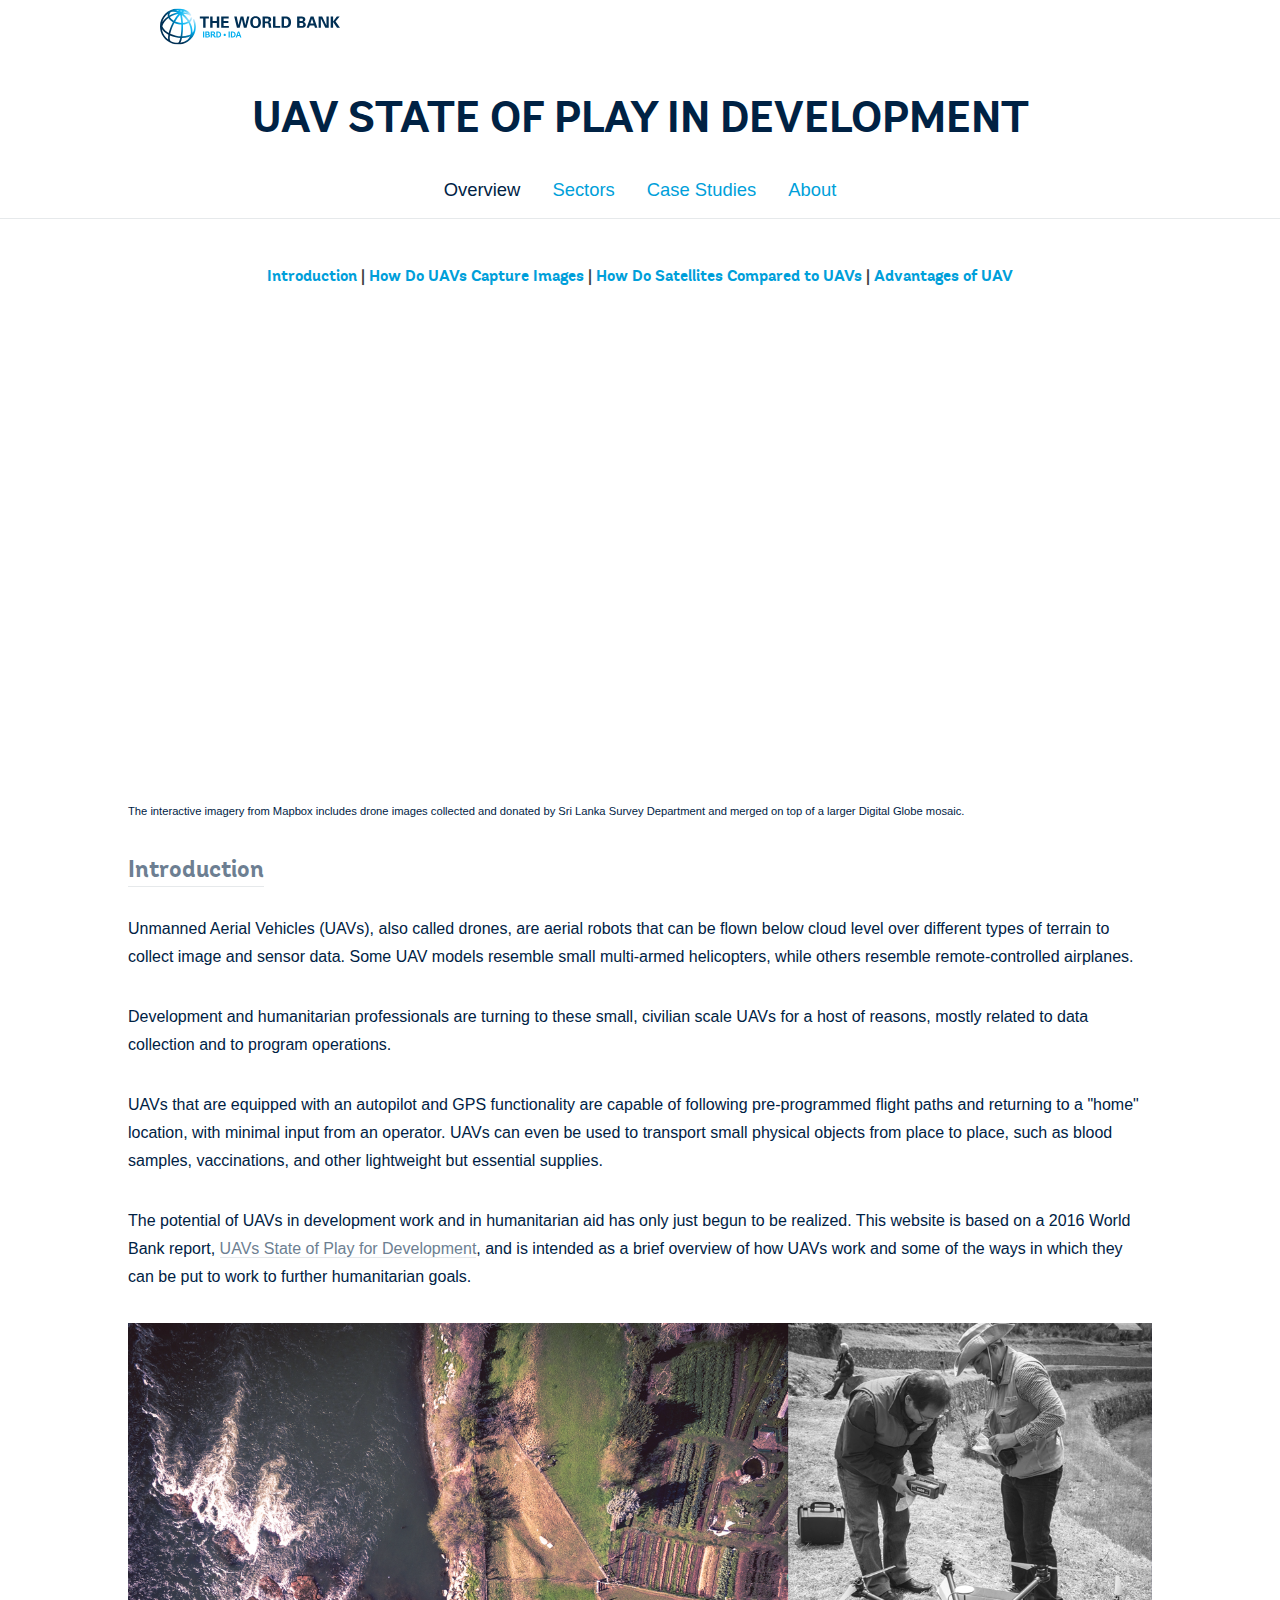
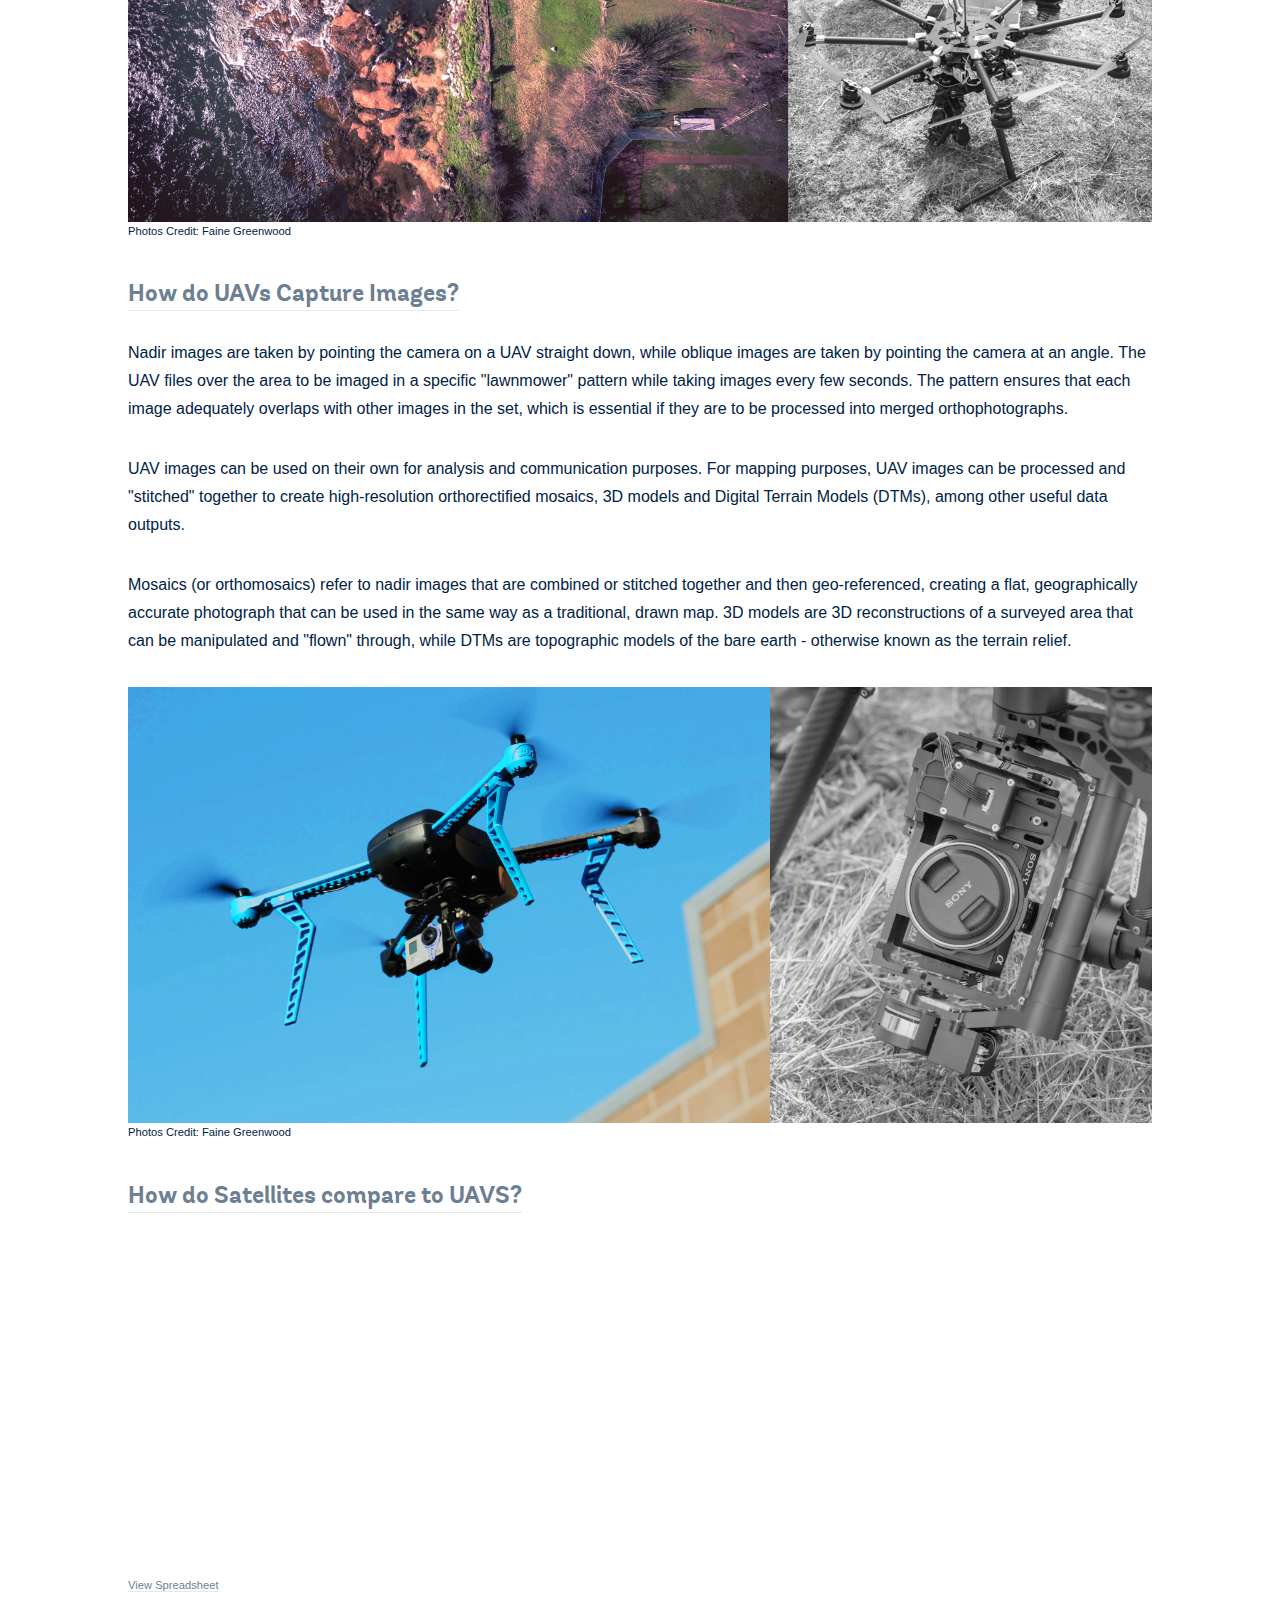
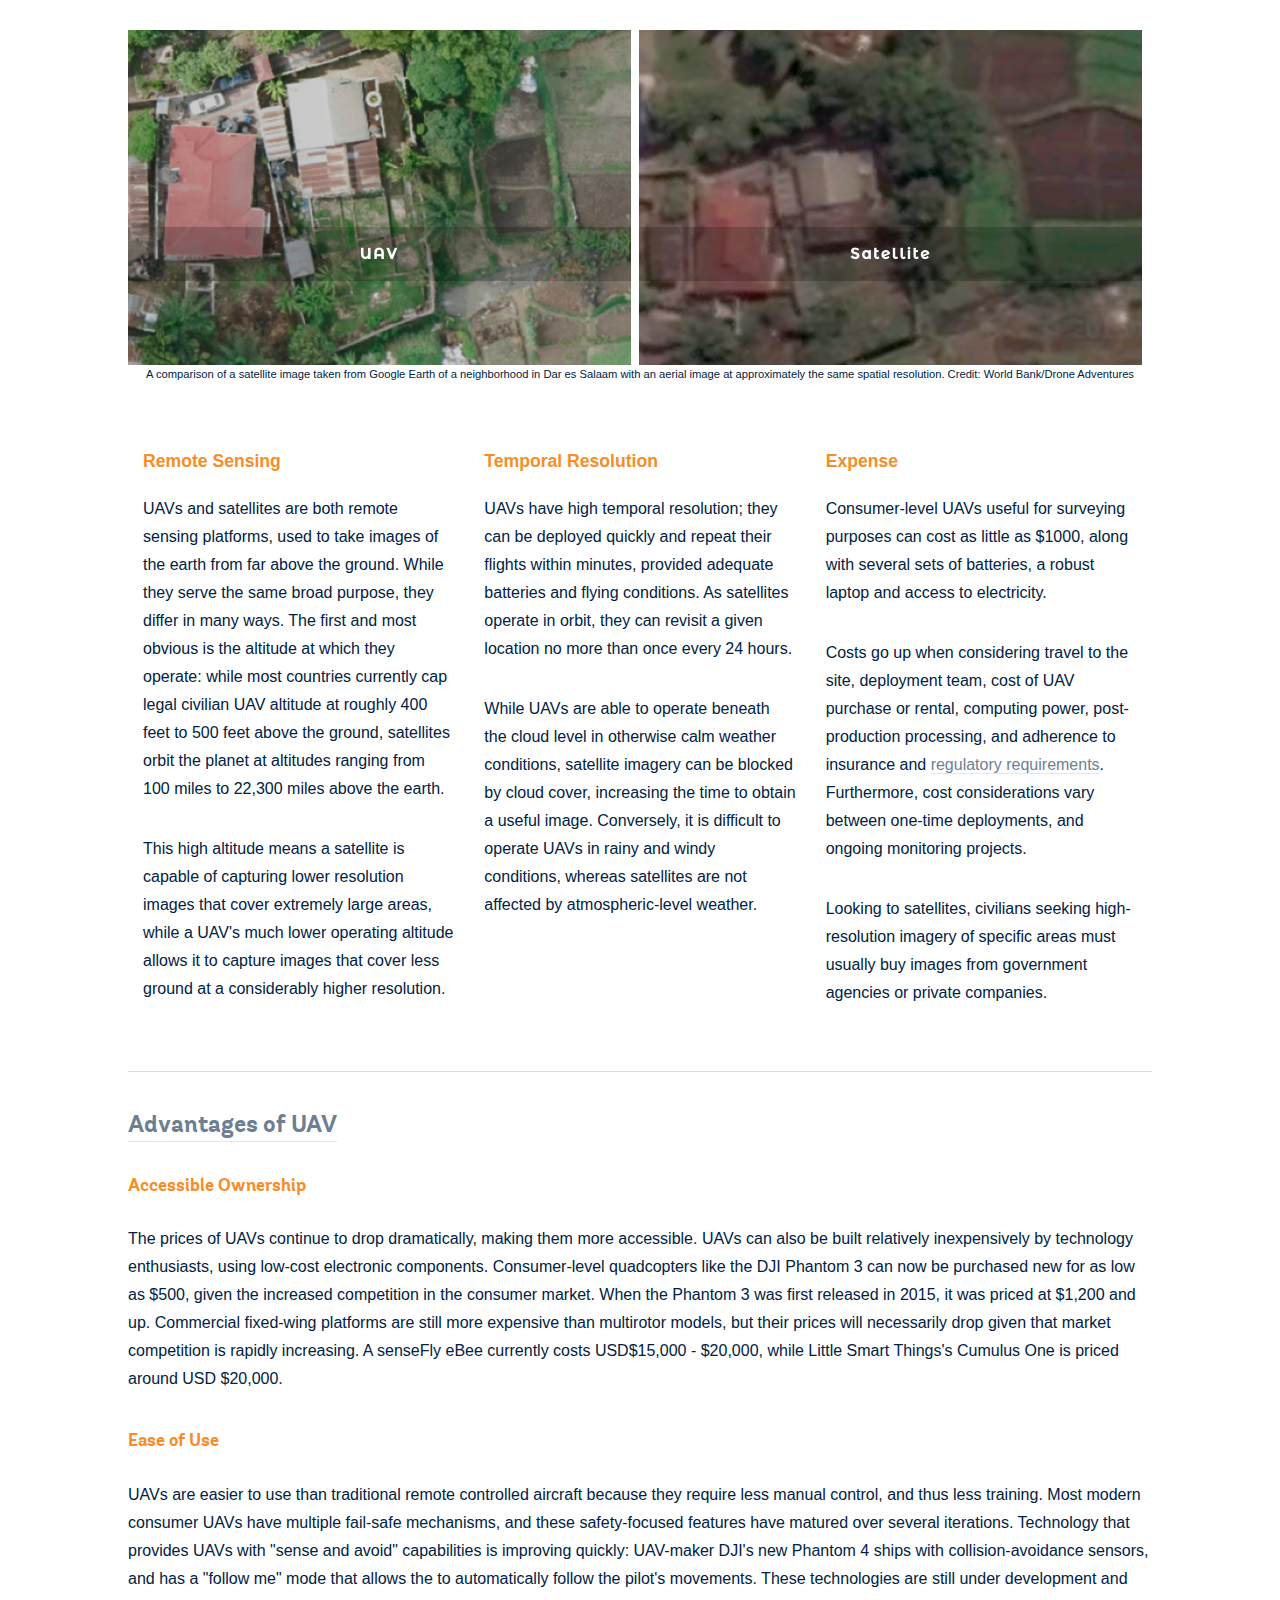
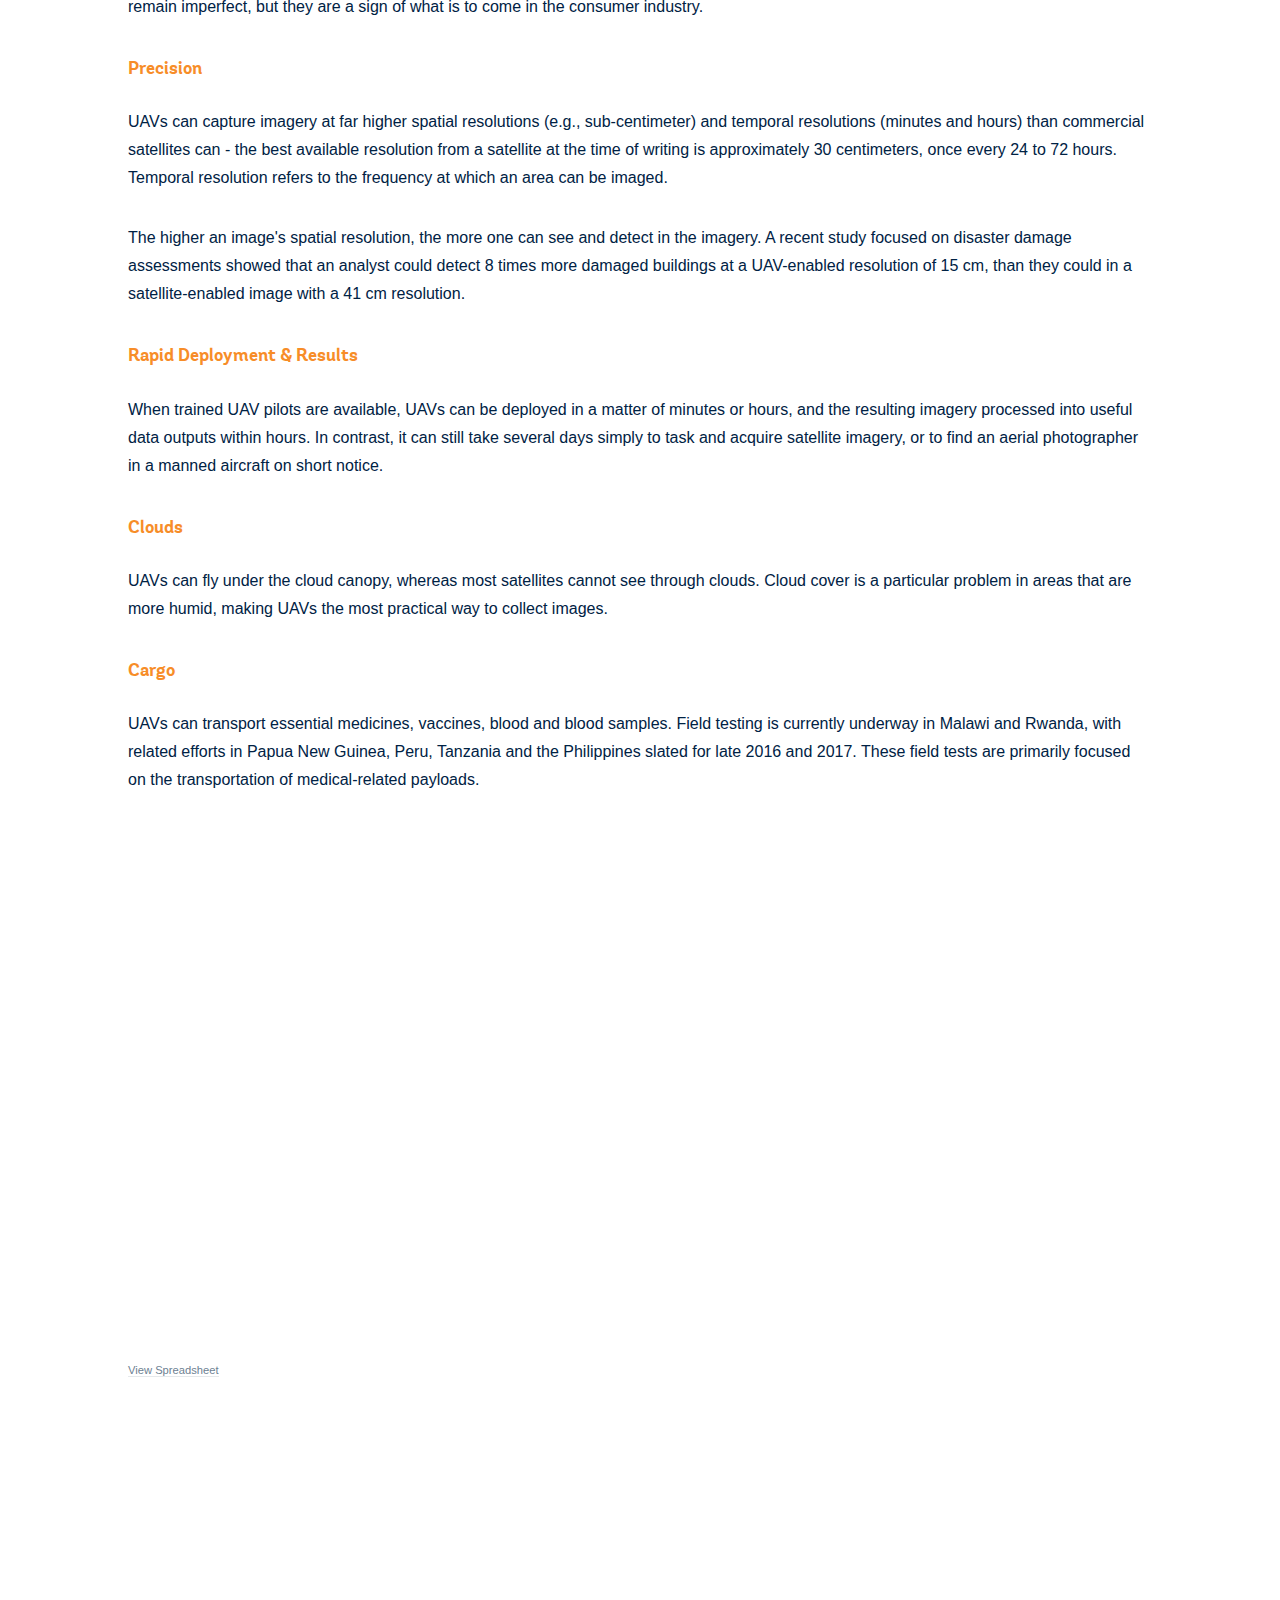
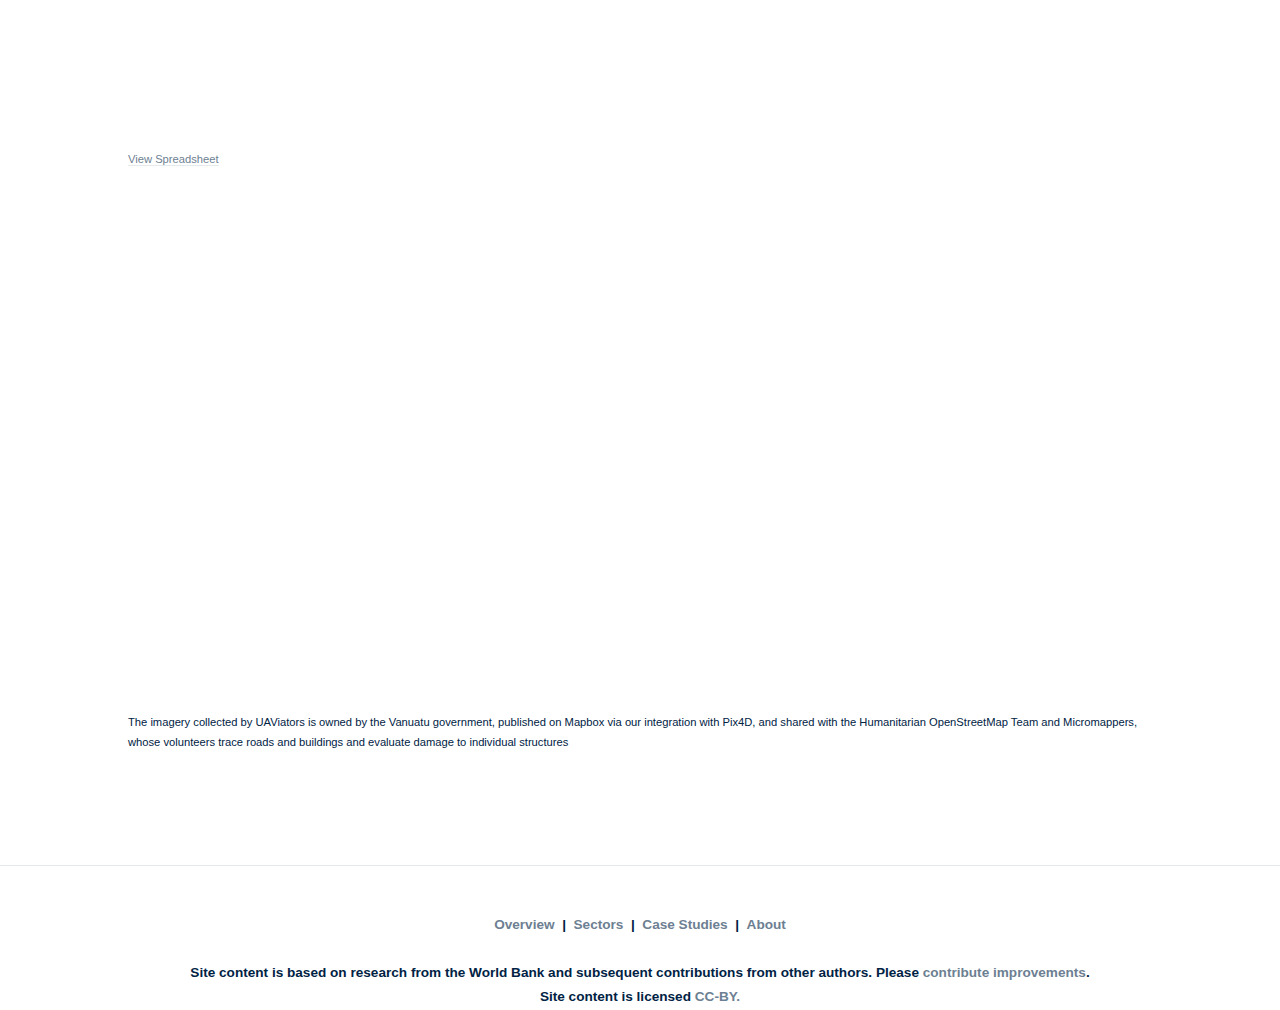
<file: index.html>
<!DOCTYPE html>
<html>
<head>
	<title>UAV STATE OF Play in Development - Overview</title>
	<meta http-equiv="Content-Type" content="text/html; charset=utf-8"/>
	<meta name="viewport" content="width=device-width, initial-scale=1.0">

	<link rel="stylesheet" type="text/css" href="css/global.css" />
	<link rel="stylesheet" type="text/css" href="css/style.css" />

	<link href="https://fonts.googleapis.com/css?family=Roboto:300,300i,400,400i,500,500i,700,700i,900,900i" rel="stylesheet">

	<meta http-equiv="Content-Security-Policy" content="
	default-src 'self';
    font-src 'self' https://fonts.gstatic.com;
    frame-src 'self' https://a.tiles.mapbox.com https://docs.google.com/ https://www.mapbox.com;
    img-src 'self';
    script-src 'self'  https://ajax.googleapis.com 'unsafe-inline' ;
    style-src 'self' https://fonts.googleapis.com/ 'unsafe-inline' ;
    ">

    <meta http-equiv="Access-Control-Allow-Origin" content="http://uav-development.github.io">
    <meta http-equiv="X-XSS-Protection"  content="1;mode=block" always>
    <meta http-equiv="X-Content-Type-Options" content="'nosniff' always">

    <meta http-equiv="Cache-Control" content="no-cache, no-store, must-revalidate" />
	<meta http-equiv="Pragma" content="no-cache" />
	<meta http-equiv="Expires" content="0" />


	<meta name="referrer" content="no-referrer" />
	<meta http-equiv="X-Frame-Options" content="deny">


</head>

<script>
if (self == top) {
  var theBody = document.getElementsByTagName('body')[0];
  theBody.style.display = "block";
} else {
  top.location = self.location;
}
</script>

<body class="no-header-page wsite-page-index wsite-theme-light full-width-on">
	<div class="body-wrap">

		<!-- Start World Bank header -->
		<div id="hf_header_wrapper">
		    <div class="_header_container">
		        <ul class="_branding">
		            <li class="_logo"><a href="http://www.worldbank.org"><img title="The World Bank Working for a World Free of Poverty" alt="The World Bank Working for a World Free of Poverty" src="images/logo-wb-header-en.svg" style="width:182px;"></a></li>
		        </ul>
		    </div>
		</div>
		<!-- End World Bank header -->


		<div class="wrapper">

			<div id="header-wrap"> 

				<label for="nav-trigger" class="nav-trigger hamburger">
					<span class="open-btn">
						<span class="mobile"></span>
						<span class="mobile"></span>
						<span class="mobile"></span>
					</span>
				</label>


				<div id="logo">
					<span class="wsite-logo">
						<span id="wsite-title" class="title">UAV State OF Play in Development</span>
					</span>
				</div>
				<div id="nav">
					<div class="container">
						<ul class="wsite-menu-default">
							<li id="active" class="wsite-menu-item-wrap">
								<a href="index.html" class="wsite-menu-item">Overview</a>
							</li>
							<li class="wsite-menu-item-wrap">
								<a href="sectors.html" class="wsite-menu-item">Sectors</a>
							</li>
							<li class="wsite-menu-item-wrap">
								<a href="case-studies.html" class="wsite-menu-item">Case Studies</a>
							</li>
							<li class="wsite-menu-item-wrap">
								<a href="about.html" class="wsite-menu-item">About</a>
							</li>
						</ul>
					</div>
				</div>
			</div><!-- end header-wrap -->

			<div id="main-wrap">
				<div class="container">
					<div class='wsite-elements wsite-not-footer'>

						<h2 class="text-center fast-nav">
							<a href="#intro">Introduction</a> | <a href="#imagecapture">How Do UAVs Capture Images</a> | <a href="#comparison">How Do Satellites Compared to UAVs</a> | <a href="#advantages">Advantages of UAV</a>
						</h2>

						<p class="caption">

						<div id="frame-1">

						</div>
						
						<iframe src="https://a.tiles.mapbox.com/v4/mapbox.satellite,dnomadb.uav-sri-lanka.html?scroll_wheel_zoom=false&access_token=pk.eyJ1IjoiYnJ1bm9zYW4iLCJhIjoiY2owbnZhdzIzMDBnYzMzbjFxaXRza3B0OSJ9.EJJeztwCzDHKqi6YO2pbcw#21/7.086809470715906/79.97805757282117" width="100%" height="500 px" sandbox = "allow-same-origin allow-scripts"></iframe>
						

						<div style="display:block;font-size:70%">The interactive imagery from Mapbox includes drone images collected and donated by Sri Lanka Survey Department and merged on top of a larger Digital Globe mosaic.</div>

						</p>

						<div class="paragraph">
							<h3><a name="intro">Introduction</a></h3>
							<p>Unmanned Aerial Vehicles (UAVs), also called drones, are aerial robots that can be flown below cloud level over different types of terrain to collect image and sensor data. Some UAV models resemble small multi-armed helicopters, while others resemble remote-controlled airplanes.</p>
							<p>Development and humanitarian professionals are turning to these small, civilian scale UAVs for a host of reasons, mostly related to data collection and to program operations.</p>
							<p>UAVs that are equipped with an autopilot and GPS functionality are capable of following pre-programmed flight paths and returning to a "home" location, with minimal input from an operator. UAVs can even be used to transport small physical objects from place to place, such as blood samples, vaccinations, and other lightweight but essential supplies.</p>
							<p>The potential of UAVs in development work and in humanitarian aid has only just begun to be realized. This website is based on a 2016 World Bank report, <a target="_blank" href="https://www.scribd.com/document/320974919/UAV-State-of-Play-for-Development">UAVs State of Play for Developmen</a><a target="_blank" href="http://issuu.com/brightfrontgroup/docs/world_bank-uav_state_of_play_for_de?e=25773703/37490770">t</a>, and is intended as a brief overview of how UAVs work and some of the ways in which they can be put to work to further humanitarian goals.</p>
							<p class="caption"><img class="image-res" src="images/ready-drone.png" alt="Ready drone">
							<div style="display:block;font-size:70%">Photos Credit: Faine Greenwood</div></p></p></p>
						</div>

						<div class="paragraph">
							<h3><a name="imagecapture">How do UAVs Capture Images?</a></h3>
							<p>Nadir images are taken by pointing the camera on a UAV straight down, while oblique images are taken by pointing the camera at an angle. The UAV files over the area to be imaged in a specific "lawnmower" pattern while taking images every few seconds. The pattern ensures that each image adequately overlaps with other images in the set, which is essential if they are to be processed into merged orthophotographs.</p>
							<p>UAV images can be used on their own for analysis and communication purposes. For mapping purposes, UAV images can be processed and "stitched" together to create high-resolution orthorectified mosaics, 3D models and Digital Terrain Models (DTMs), among other useful data outputs.</p>
							<p>Mosaics (or orthomosaics) refer to nadir images that are combined or stitched together and then geo-referenced, creating a flat, geographically accurate photograph that can be used in the same way as a traditional, drawn map. 3D models are 3D reconstructions of a surveyed area that can be manipulated and "flown" through, while DTMs are topographic models of the bare earth - otherwise known as the terrain relief.</p>
							<p class="caption"><img class="image-res" src="images/camera-drone.png" alt="Camera drone">
							<div style="display:block;font-size:70%">Photos Credit: Faine Greenwood</div></p>
						</div>


						<div class="paragraph">
							<h3><a name="comparison">How do Satellites compare to UAVS?</a></h3>

							<iframe  src="https://docs.google.com/spreadsheets/d/1n22VBZ4-tz0HzeSWyjiMqAZEb886pGeCKNzomKgQMQ4/pubhtml?gid=0&amp;single=true&amp;widget=true&amp;headers=false" width="100%" height="320" sandbox = "allow-same-origin allow-scripts"></iframe>

							<p><a class="note-link" href="https://docs.google.com/spreadsheets/d/1n22VBZ4-tz0HzeSWyjiMqAZEb886pGeCKNzomKgQMQ4/edit?usp=sharing" target="_blank">View Spreadsheet</a></p>

							<img class="image-res" src="images/uav-sat.png" alt="Uav sat">

							<p class="image-note">A comparison of a satellite image taken from Google Earth of a neighborhood in Dar es Salaam with an aerial image at approximately the same spatial resolution. Credit: World Bank/Drone Adventures</p>

							<div class="multicol-wrapper">
								<div class="wsite-multicol">
									<div class="wsite-multicol-table-wrap">
										<table class="wsite-multicol-table">
											<tbody class="wsite-multicol-tbody">
												<tr class="wsite-multicol-tr">
													<td class="wsite-multicol-col multicol-col">
														<h2 class="wsite-content-title">Remote Sensing</h2>
														<div class="paragraph">
															<p>UAVs and satellites are both remote sensing platforms, used to take images of the earth from far above the ground. While they serve the same broad purpose, they differ in many ways. The first and most obvious is the altitude at which they operate: while most countries currently cap legal civilian UAV altitude at roughly 400 feet to 500 feet above the ground, satellites orbit the planet at altitudes ranging from 100 miles to 22,300 miles above the earth.</p>
															<p>This high altitude means a satellite is capable of capturing lower resolution images that cover extremely large areas, while a UAV's much lower operating altitude allows it to capture images that cover less ground at a considerably higher resolution.</p>
														</div>
													</td>

													<td class="wsite-multicol-col multicol-col">
														<h2 class="wsite-content-title">Temporal Resolution<br /></h2>
														<div class="paragraph">
															<p>UAVs have high temporal resolution; they can be deployed quickly and repeat their flights within minutes, provided adequate batteries and flying conditions. As satellites operate in orbit, they can revisit a given location no more than once every 24 hours.</p>
															<p>While UAVs are able to operate beneath the cloud level in otherwise calm weather conditions, satellite imagery can be blocked by cloud cover, increasing the time to obtain a useful image. Conversely, it is difficult to operate UAVs in rainy and windy conditions, whereas satellites are not affected by atmospheric-level weather.</p>
														</div>
													</td>

													<td class="wsite-multicol-col multicol-col">
														<h2 class="wsite-content-title">Expense</h2>

														<div class="paragraph">
															<p>Consumer-level UAVs useful for surveying purposes can cost as little as $1000, along with several sets of batteries, a robust laptop and access to electricity.</p>
 
															<p>Costs go up when considering travel to the site, deployment team, cost of UAV purchase or rental, computing power, post-production processing, and adherence to insurance and <a target="_blank" href="http://droneregulations.info">regulatory requirements</a>. Furthermore, cost considerations vary between one-time deployments, and ongoing monitoring projects.</p>
  
															<p>Looking to satellites, civilians seeking high-resolution imagery of specific areas must usually buy images from government agencies or private companies.</p>
														</div>
													</td>
												</tr>
											</tbody>
										</table>
									</div>
								</div>
							</div>

							<p><hr class="styled-hr"></hr></p>

							<div class="paragraph">
								<h3><a name="advantages">Advantages of UAV</a></h3>
								<h4>Accessible Ownership</h4>

								<p>The prices of UAVs continue to drop dramatically, making them more accessible. UAVs can also be built relatively inexpensively by technology enthusiasts, using low-cost electronic components. Consumer-level quadcopters like the DJI Phantom 3 can now be purchased new for as low as $500, given the increased competition in the consumer market. When the Phantom 3 was first released in 2015, it was priced at $1,200 and up. Commercial fixed-wing platforms are still more expensive than multirotor models, but their prices will necessarily drop given that market competition is rapidly increasing. A senseFly eBee currently costs USD$15,000 - $20,000, while Little Smart Things's Cumulus One is priced around USD $20,000.</p>

								<h4>Ease of Use</h4>

								<p>UAVs are easier to use than traditional remote controlled aircraft because they require less manual control, and thus less training. Most modern consumer UAVs have multiple fail-safe mechanisms, and these safety-focused features have matured over several iterations. Technology that provides UAVs with "sense and avoid" capabilities is improving quickly: UAV-maker DJI's new Phantom 4 ships with collision-avoidance sensors, and has a "follow me" mode that allows the to automatically follow the pilot's movements. These technologies are still under development and remain imperfect, but they are a sign of what is to come in the consumer industry.</p>

								<h4>Precision</h4>

								<p>UAVs can capture imagery at far higher spatial resolutions (e.g., sub-centimeter) and temporal resolutions (minutes and hours) than commercial satellites can - the best available resolution from a satellite at the time of writing is approximately 30 centimeters, once every 24 to 72 hours. Temporal resolution refers to the frequency at which an area can be imaged.</p>

								<p>The higher an image's spatial resolution, the more one can see and detect in the imagery. A recent study focused on disaster damage assessments showed that an analyst could detect 8 times more damaged buildings at a UAV-enabled resolution of 15 cm, than they could in a satellite-enabled image with a 41 cm resolution.</p>

								<h4>Rapid Deployment &amp; Results</h4>

								<p>When trained UAV pilots are available, UAVs can be deployed in a matter of minutes or hours, and the resulting imagery processed into useful data outputs within hours. In contrast, it can still take several days simply to task and acquire satellite imagery, or to find an aerial photographer in a manned aircraft on short notice.</p>

								<h4>Clouds</h4>

								<p>UAVs can fly under the cloud canopy, whereas most satellites cannot see through clouds. Cloud cover is a particular problem in areas that are more humid, making UAVs the most practical way to collect images.</p>

								<h4>Cargo</h4>

								<p>UAVs can transport essential medicines, vaccines, blood and blood samples. Field testing is currently underway in Malawi and Rwanda, with related efforts in Papua New Guinea, Peru, Tanzania and the Philippines slated for late 2016 and 2017. These field tests are primarily focused on the transportation of medical-related payloads.</p>

								<iframe src="https://docs.google.com/spreadsheets/d/1oXqHaTT22ajGKOFrf3YZMV6l6zKJO0YrMIaHslNylB4/pubhtml?gid=0&amp;single=true&amp;widget=true&amp;headers=false" width="70%" height="520" sandbox = "allow-same-origin allow-scripts"></iframe>

								<p><a class="note-link" href="https://docs.google.com/spreadsheets/d/1oXqHaTT22ajGKOFrf3YZMV6l6zKJO0YrMIaHslNylB4/edit?usp=sharing" target="_blank">View Spreadsheet</a></p>

								<iframe src="https://docs.google.com/spreadsheets/d/1zKOg5MKemN4skVzrhtPmEQvLOlN5kNhTpq7EUXAUtQg/pubhtml?widget=true&amp;headers=false" width="80%" height="320" sandbox = "allow-same-origin allow-scripts"></iframe>

								<p><a class="note-link" href="https://docs.google.com/spreadsheets/d/1zKOg5MKemN4skVzrhtPmEQvLOlN5kNhTpq7EUXAUtQg/edit?usp=sharing" target="_blank">View Spreadsheet</a></p>
							</div>

							<p class="caption"><iframe src="https://www.mapbox.com/bites/00124/?embed=true#19/-17.77455/168.31647" width=100%" height="500px" sandbox = "allow-same-origin allow-scripts"></iframe>
							<div style="display:block;font-size:70%" sandbox = "allow-same-origin allow-scripts">The imagery collected by UAViators is owned by the Vanuatu government, published on Mapbox via our integration with Pix4D, and shared with the Humanitarian OpenStreetMap Team and Micromappers, whose volunteers trace roads and buildings and evaluate damage to individual structures</div></p>

						</div>
					</div>

				</div><!-- end container -->

			</div><!-- end main-wrap -->



			<div id="footer-wrap">
				<div class="container">
					<p class="text-center">
						<br/><br/>
						<strong><a href="index.html">Overview</a>&nbsp;&nbsp;|&nbsp;&nbsp;<a href="sectors.html">Sectors</a>&nbsp;&nbsp;|&nbsp;&nbsp;<a href="case-studies.html">Case Studies</a>&nbsp;&nbsp;|&nbsp;&nbsp;<a href="about.html">About</a><strong/>
						<br/><br/>
						Site content is based on research from the World Bank and subsequent contributions from other authors. Please <a href="https://github.com/Uav-development/uav-development.github.io" target="_blank">contribute improvements</a>.<br/>Site content is licensed <a href="https://creativecommons.org/licenses/by/4.0/" target="_blank">CC-BY.</a>
					</p>
				</div>
			</div>

		</div><!--/.wrapper-->
		
		
		<div class="mobile-wrap">
			<div id="navmobile" class="nav">
				<div class="wsite-mobile-menu">
					<div class="wsite-animation-wrap">
						<ul class="wsite-menu-default wsite-menu-slide">
							<li id="active" class="wsite-menu-item-wrap">
								<a href="index.html" class="wsite-menu-item">Overview</a>
							</li>
							<li class="wsite-menu-item-wrap">
								<a href="sectors.html" class="wsite-menu-item">Sectors</a>
							</li>
							<li class="wsite-menu-item-wrap">
								<a href="case-studies.html" class="wsite-menu-item">Case Studies</a>
							</li>
							<li class="wsite-menu-item-wrap">
								<a href="about.html" class="wsite-menu-item">About</a>
							</li>
						</ul>
					</div>
				</div>
			</div>
		</div>

	</div>


<script src='https://ajax.googleapis.com/ajax/libs/jquery/1.8.3/jquery.min.js'></script>
<script>if (!window.jQuery) { document.write('<script src="js/jquery.min.js"><\/script>'); }</script>
<script type="text/javascript" src="js/custom.js"></script>
	
</body>
</html>
</file>
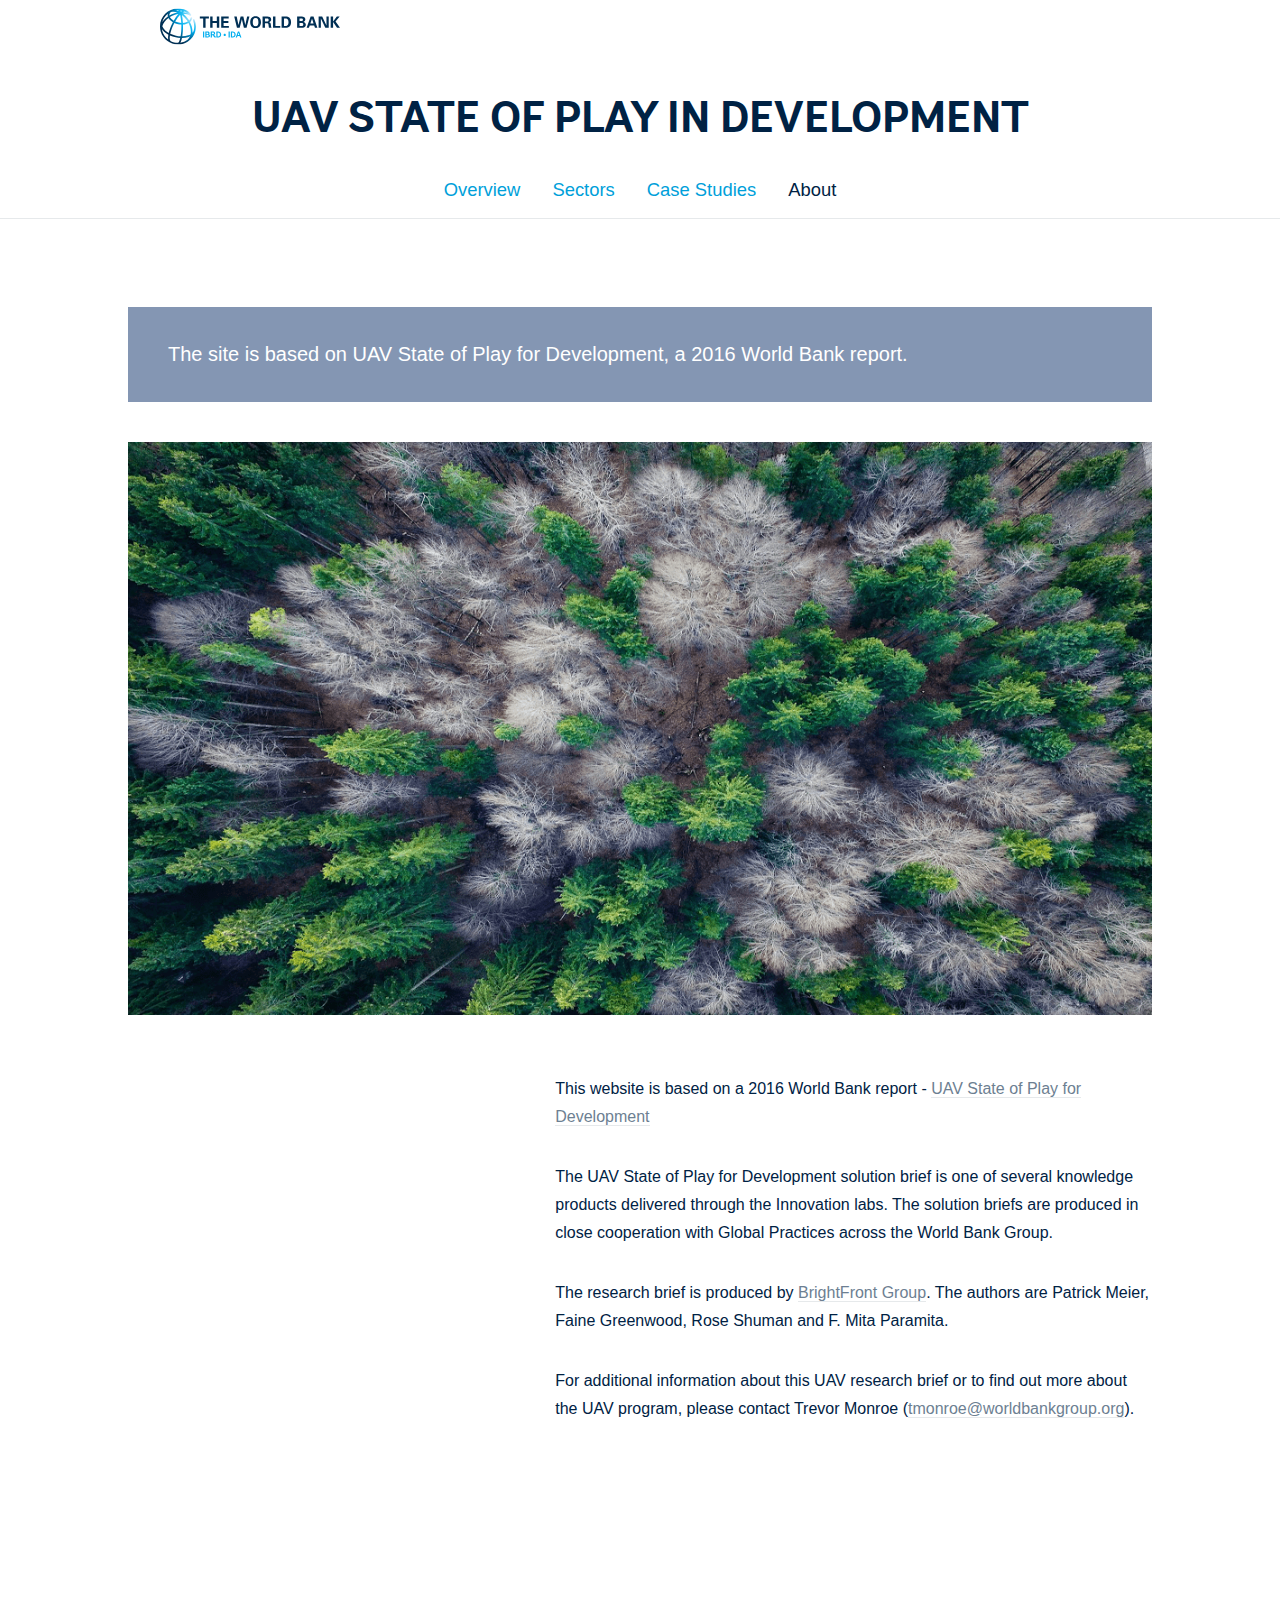
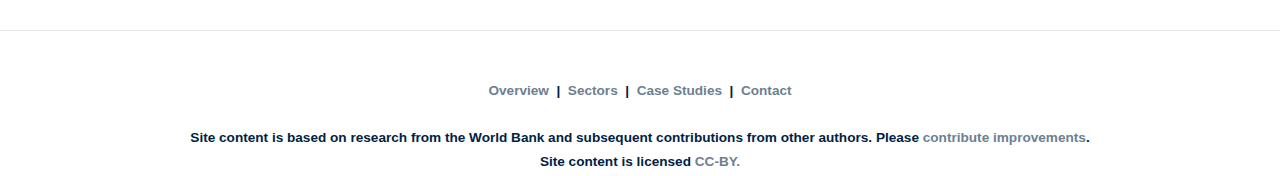
<file: about.html>
<!DOCTYPE html>
<html>
<head>
	<title>Contact Info - UAV STATE OF Play in Development</title>
	<meta http-equiv="Content-Type" content="text/html; charset=utf-8"/>
	<meta name="viewport" content="width=device-width, initial-scale=1.0">

	<link rel="stylesheet" type="text/css" href="css/global.css" />
	<link rel="stylesheet" type="text/css" href="css/style.css" />

	 
	<link href="https://fonts.googleapis.com/css?family=Roboto:300,300i,400,400i,500,500i,700,700i,900,900i" rel="stylesheet">

	<meta http-equiv="Content-Security-Policy" content="
	default-src 'self';
    font-src 'self' https://fonts.gstatic.com;
    frame-src 'self' https://www.scribd.com  https://a.tiles.mapbox.com https://docs.google.com/ https://www.mapbox.com;
    img-src 'self';
    script-src 'self'  https://ajax.googleapis.com 'unsafe-inline' ;
    style-src 'self' https://fonts.googleapis.com/ 'unsafe-inline' ;
    ">

    <meta http-equiv="Access-Control-Allow-Origin" content="Origin">
    <meta http-equiv="X-XSS-Protection"  content="1;mode=block" always>
    <meta http-equiv="X-Content-Type-Options" content="'nosniff' always">

    <meta http-equiv="Cache-Control" content="no-cache, no-store, must-revalidate" />
	<meta http-equiv="Pragma" content="no-cache" />
	<meta http-equiv="Expires" content="0" />
	
	<meta name="referrer" content="no-referrer" />
	<meta http-equiv="X-Frame-Options" content="deny">


</head>

<script>
if (self == top) {
  var theBody = document.getElementsByTagName('body')[0];
  theBody.style.display = "block";
} else {
  top.location = self.location;
}
</script>

<body class="no-header-page wsite-page-case-studies wsite-theme-light full-width-on">
	<div class="body-wrap">


		<!-- Start World Bank header -->
		<div id="hf_header_wrapper">
		    <div class="_header_container">
		        <ul class="_branding">
		            <li class="_logo"><a href="http://www.worldbank.org"><img title="The World Bank Working for a World Free of Poverty" alt="The World Bank Working for a World Free of Poverty" src="images/logo-wb-header-en.svg" style="width:182px;"></a></li>
		        </ul>
		    </div>
		</div>
		<!-- End World Bank header -->

		<div class="wrapper">

			<div id="header-wrap">
				<label for="nav-trigger" class="nav-trigger hamburger">
					<span class="open-btn">
						<span class="mobile"></span>
						<span class="mobile"></span>
						<span class="mobile"></span>
					</span>
				</label>
				<div id="logo">
					<span class="wsite-logo">
						<a href="/"><span id="wsite-title" class="title">UAV STATE OF Play in Development</span></a>
					</span>
				</div>
				<div id="nav">
					<div class="container">
						<ul class="wsite-menu-default">
							<li class="wsite-menu-item-wrap">
								<a href="index.html" class="wsite-menu-item">Overview</a>
							</li>
							<li class="wsite-menu-item-wrap">
								<a href="sectors.html" class="wsite-menu-item">Sectors</a>
							</li>
							<li class="wsite-menu-item-wrap">
								<a href="case-studies.html" class="wsite-menu-item">Case Studies</a>
							</li>
							<li id="active" class="wsite-menu-item-wrap">
								<a href="about.html" class="wsite-menu-item">About</a>
							</li>
						</ul>
					</div>
				</div>
	    	</div><!-- end header-wrap -->

			<div id="main-wrap">
				<div class="container">
					<div id='wsite-content' class='wsite-elements wsite-not-footer'>
						<blockquote>The site is based on UAV State of Play for Development, a 2016 World Bank report.</blockquote>
						<p><img src="images/Top-Tree.png" class="image-res"></p>

						<div class="wsite-multicol">
							<div class="wsite-multicol-table-wrap" style="margin:0 -15px;">
								<table class="wsite-multicol-table">
									<tbody class="wsite-multicol-tbody">
										<tr class="wsite-multicol-tr">
											<td class="wsite-multicol-col col-40">
												<iframe class="scribd_iframe_embed" src="https://www.scribd.com/embeds/320974919/content?start_page=1&view_mode=scroll&show_recommendations=true" data-auto-height="false" data-aspect-ratio="undefined" scrolling="no" id="doc_1725" width="100%" height="500px" frameborder="0"></iframe>				
											</td>

											<td class="wsite-multicol-col col-60">
												<div class="paragraph">
													<p><br>This website is based on a 2016 World Bank report - <a target="_blank" href="https://www.scribd.com/document/320974919/UAV-State-of-Play-for-Development">UAV State of Play for Development</a></p><p>The UAV State of Play for Development solution brief is one of several knowledge products delivered through the Innovation labs. The solution briefs are produced in close cooperation with Global Practices across the World Bank Group.</p><p>The research brief is produced by <a target="_blank" href="http://brightfrontgroup.com">BrightFront Group</a>. The authors are Patrick Meier, Faine Greenwood, Rose Shuman and F. Mita Paramita.</p><p>For additional information about this UAV research brief or to find out more about the UAV program, please contact Trevor Monroe (<a href="mailto:tmonroe@worldbankgroup.org">tmonroe@worldbankgroup.org</a>).</p>
												</div>
											</td>
										</tr>
									</tbody>
								</table>
							</div>
						</div>
					</div><!-- end container -->
				</div>
			</div><!-- end main-wrap -->


			<div id="footer-wrap">
				<div class="container">
					<p class="text-center">
						<br/><br/>
						<strong><a href="index.html">Overview</a>&nbsp;&nbsp;|&nbsp;&nbsp;<a href="sectors.html">Sectors</a>&nbsp;&nbsp;|&nbsp;&nbsp;<a href="case-studies.html">Case Studies</a>&nbsp;&nbsp;|&nbsp;&nbsp;<a href="contact-info.html">Contact</a><strong/>
						<br/><br/>
						Site content is based on research from the World Bank and subsequent contributions from other authors. Please <a href="https://github.com/Uav-development/uav-development.github.io" target="_blank">contribute improvements</a>.<br/>Site content is licensed <a href="https://creativecommons.org/licenses/by/4.0/" target="_blank">CC-BY.</a>
					</p>
				</div>
			</div>


		</div><!--/.wrapper-->


		<div class="mobile-wrap">
			<div id="navmobile" class="nav">
				<div class="wsite-mobile-menu">
					<div class="wsite-animation-wrap" style="position: relative; height: 100%;">
						<ul class="wsite-menu-default wsite-menu-slide" style="position: absolute; top: 0px; left: 0px; width: 100%; height: 100%;">
							<li id="pg306535675177030277" class="wsite-menu-item-wrap">
								<a href="index.html" class="wsite-menu-item">Overview</a>
							</li>
							<li id="pg625864076963229167" class="wsite-menu-item-wrap">
								<a href="sectors.html" class="wsite-menu-item">Sectors</a>
							</li>
							<li id="pg887539459335306496" class="wsite-menu-item-wrap">
								<a href="case-studies.html" class="wsite-menu-item">Case Studies</a>
							</li>
							<li id="active" class="wsite-menu-item-wrap">
								<a href="about.html" class="wsite-menu-item">About</a>
							</li>
						</ul>
					</div>
				</div>
			</div>
		</div>

	</div>
	
<script src='https://ajax.googleapis.com/ajax/libs/jquery/1.8.3/jquery.min.js'></script>
<script>if (!window.jQuery) { document.write('<script src="js/jquery.min.js"><\/script>'); }</script>
<script type="text/javascript" src="js/custom.js"></script>

</body>
</html>
</file>
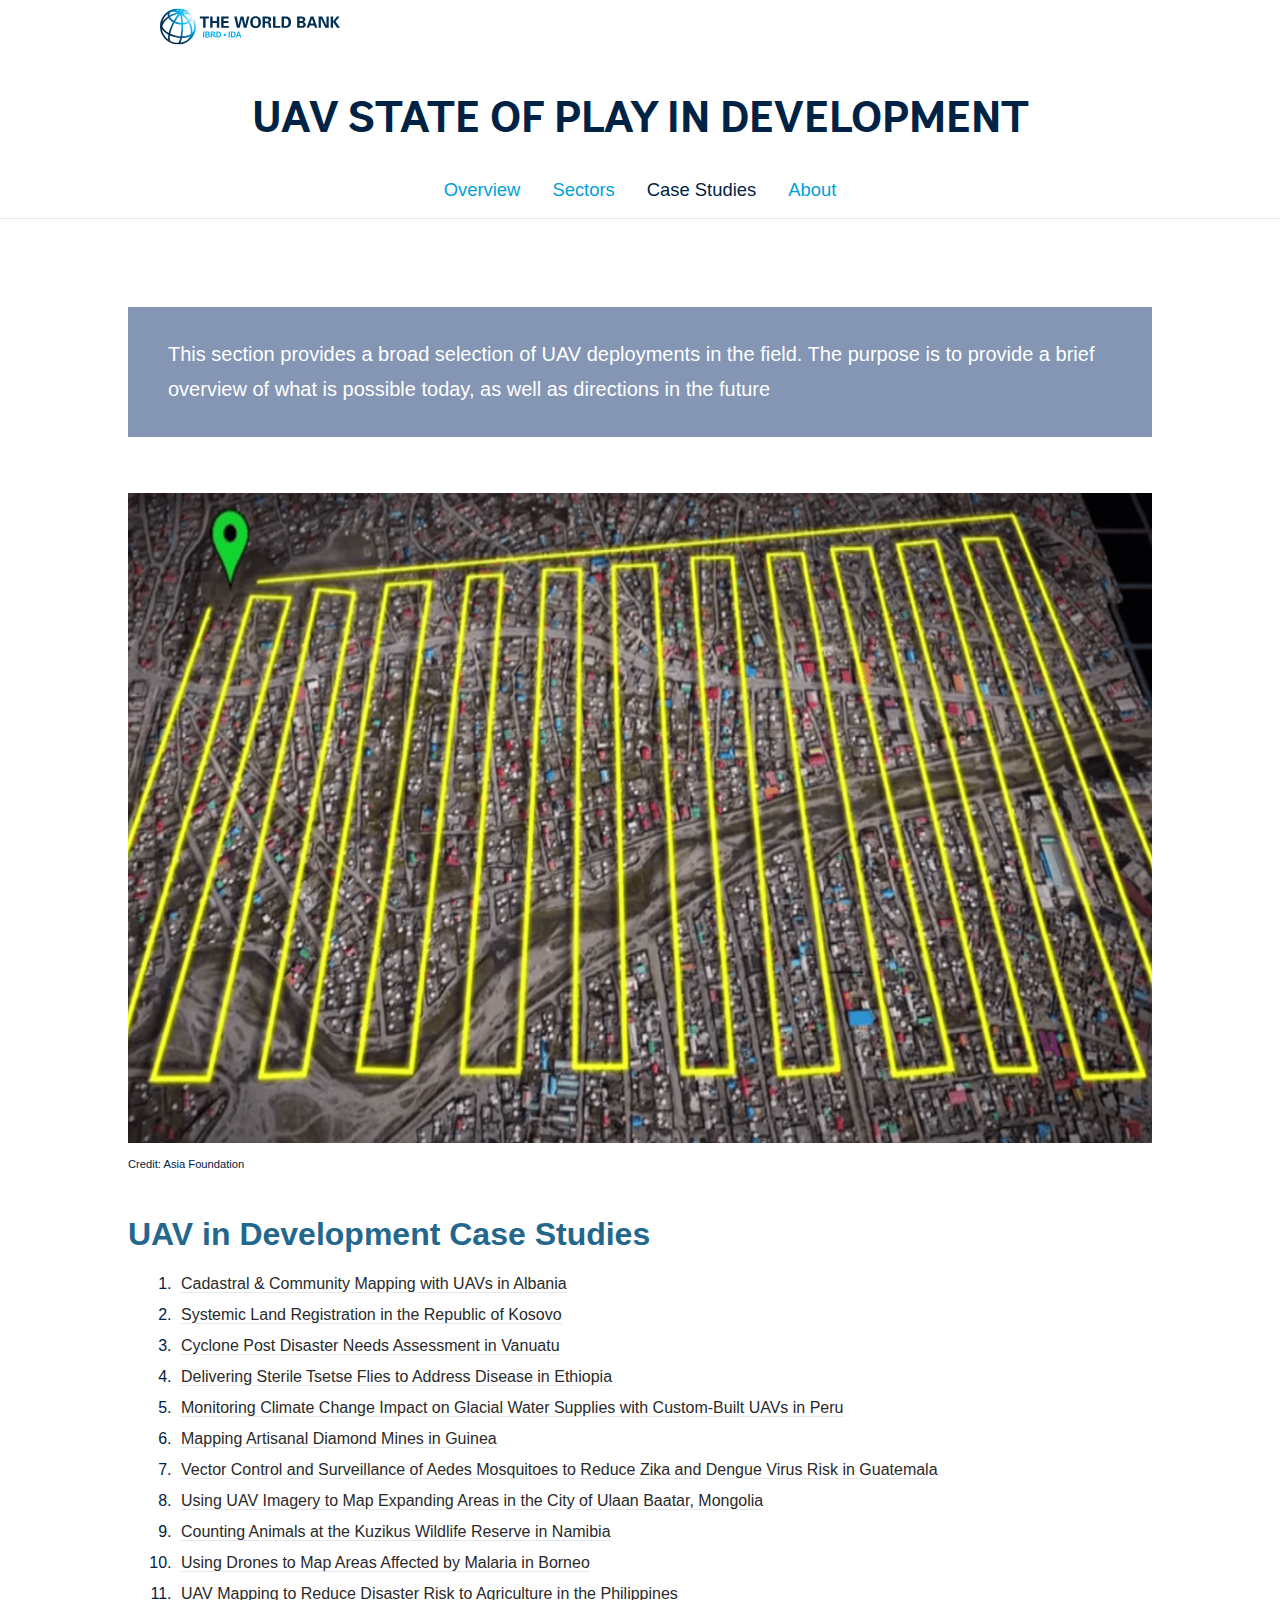
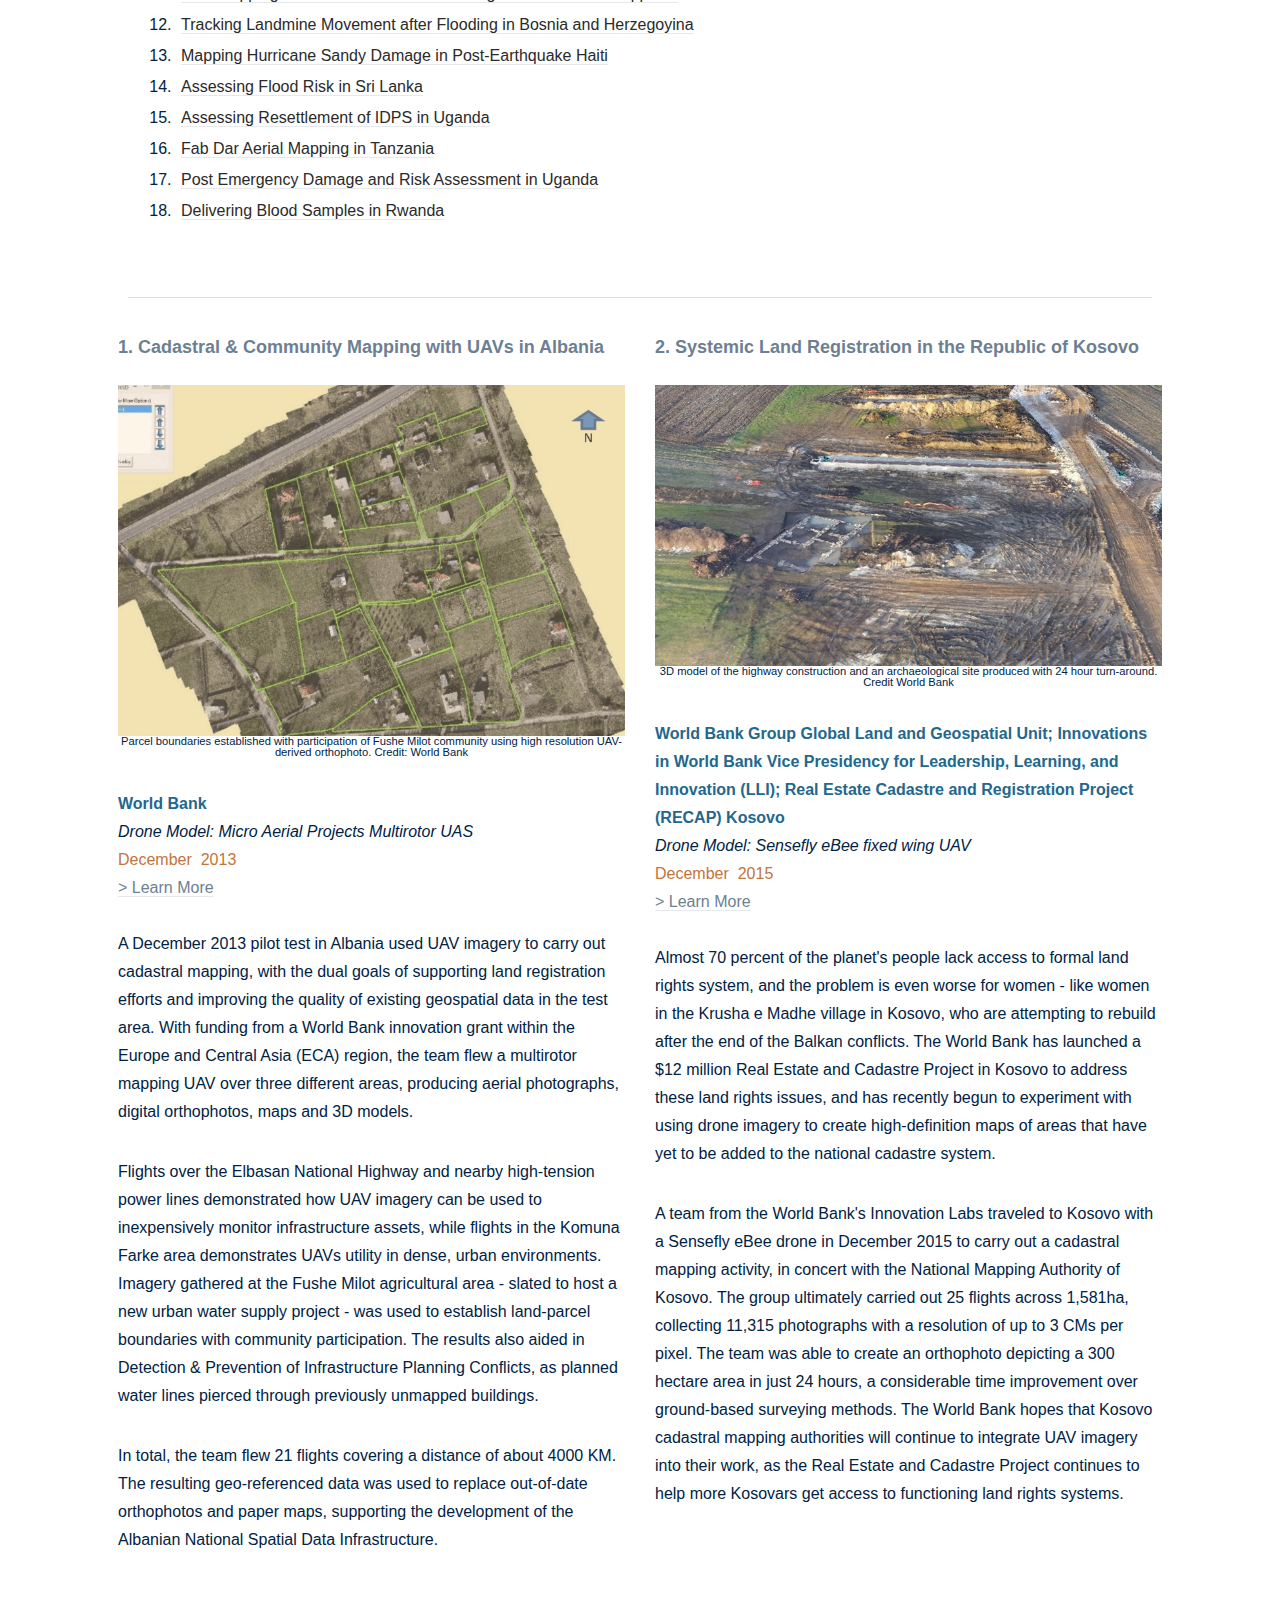
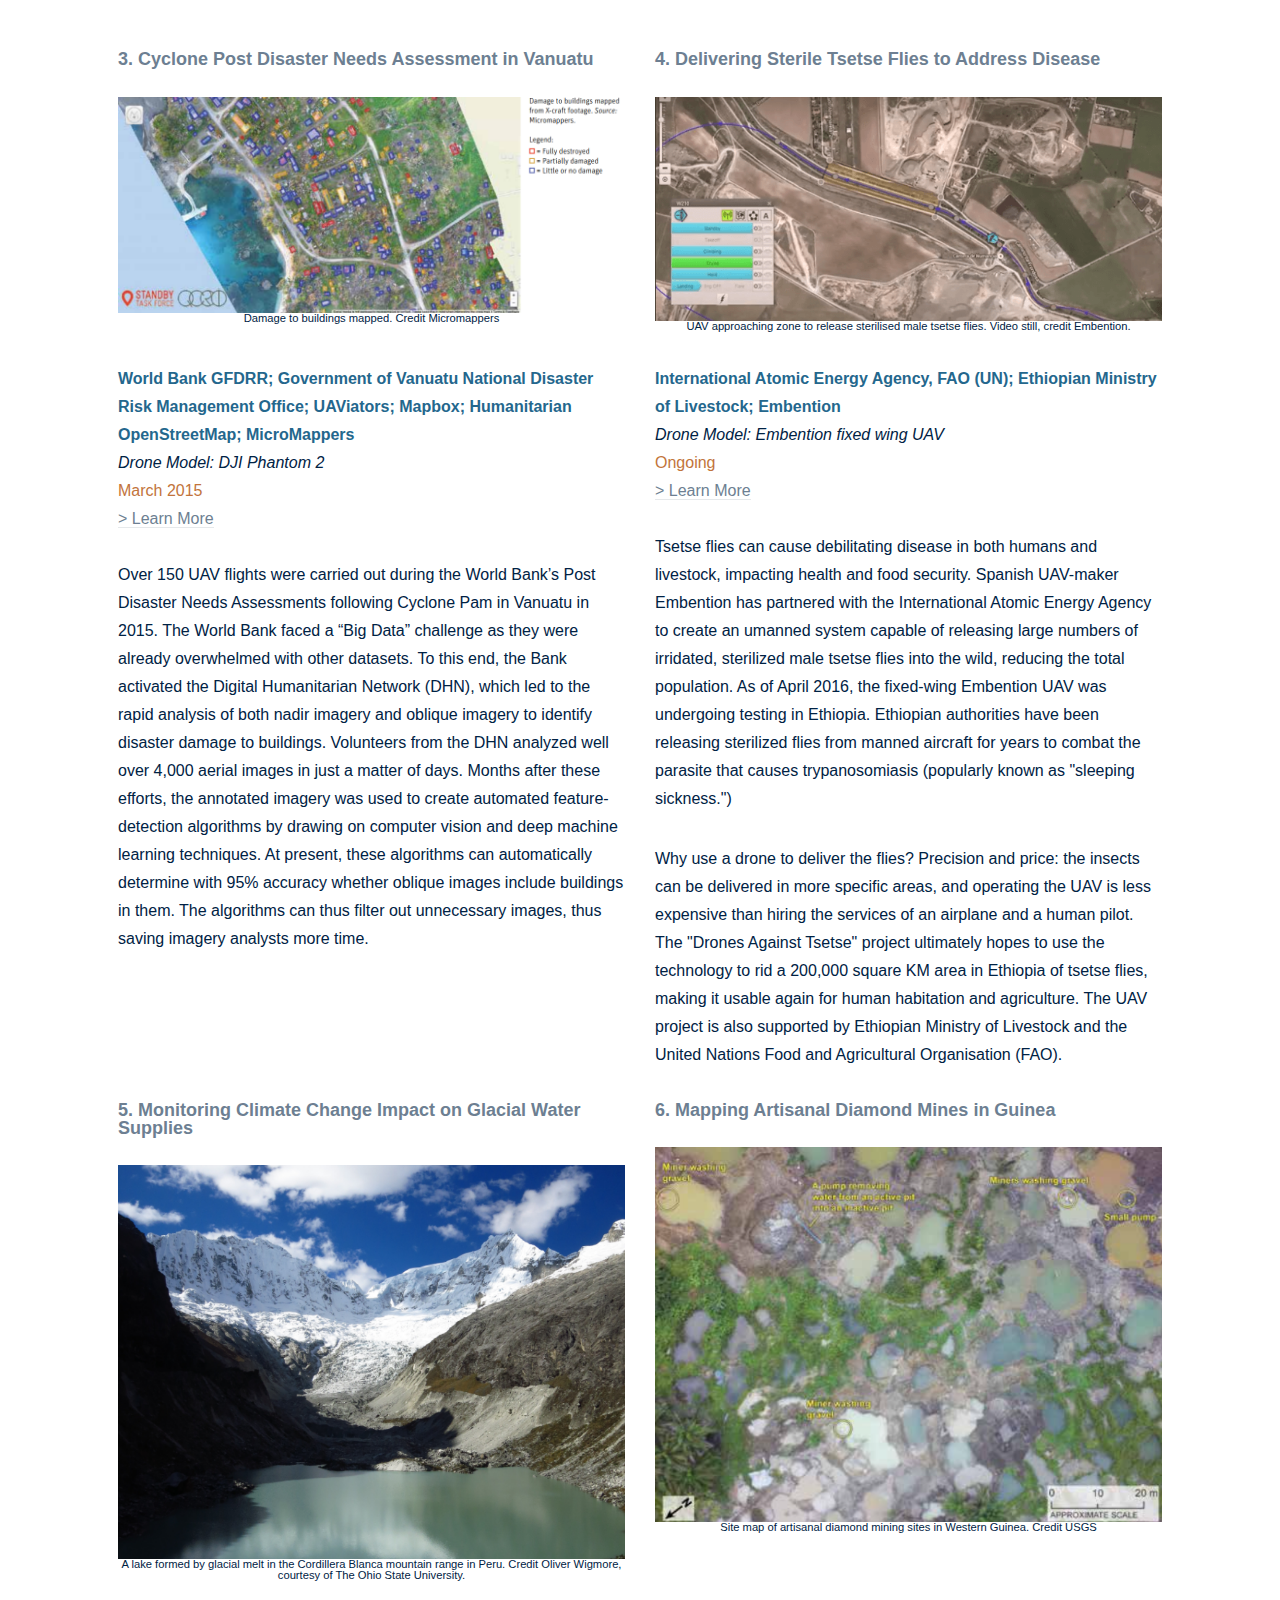
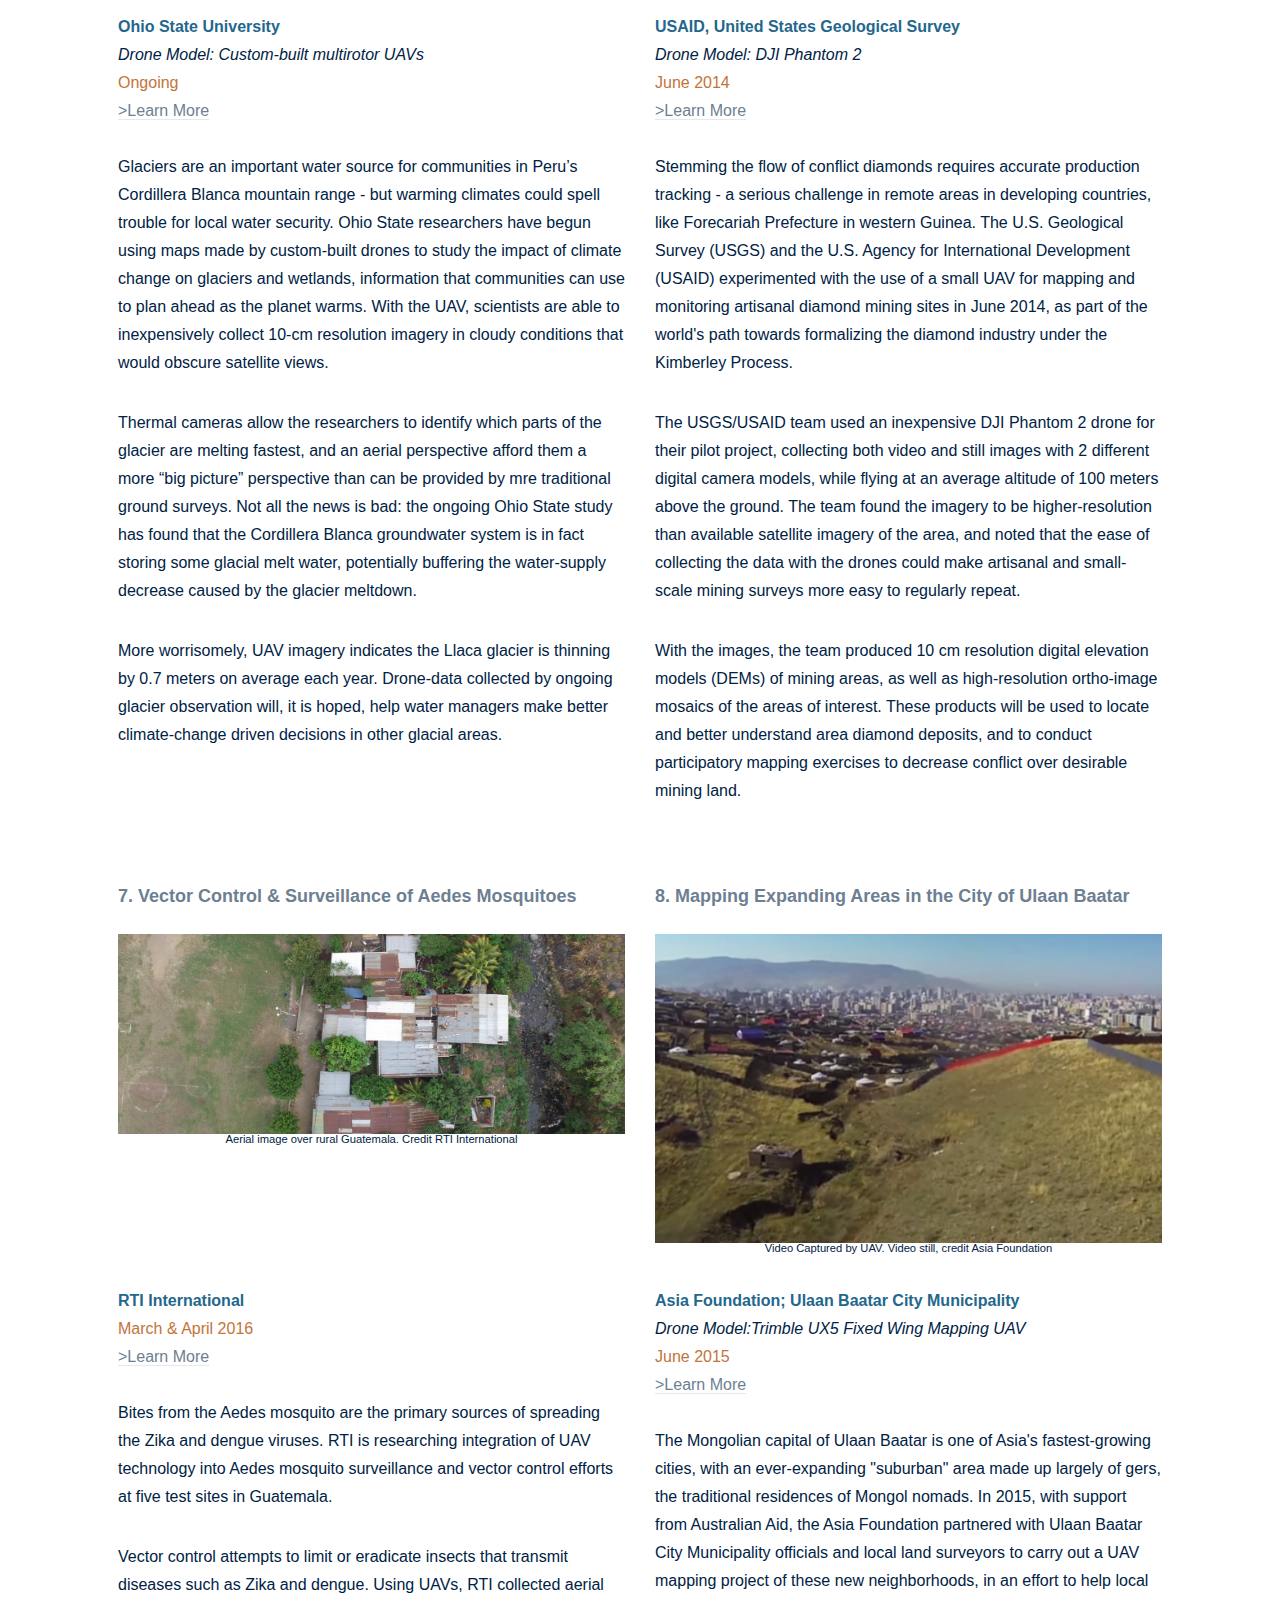
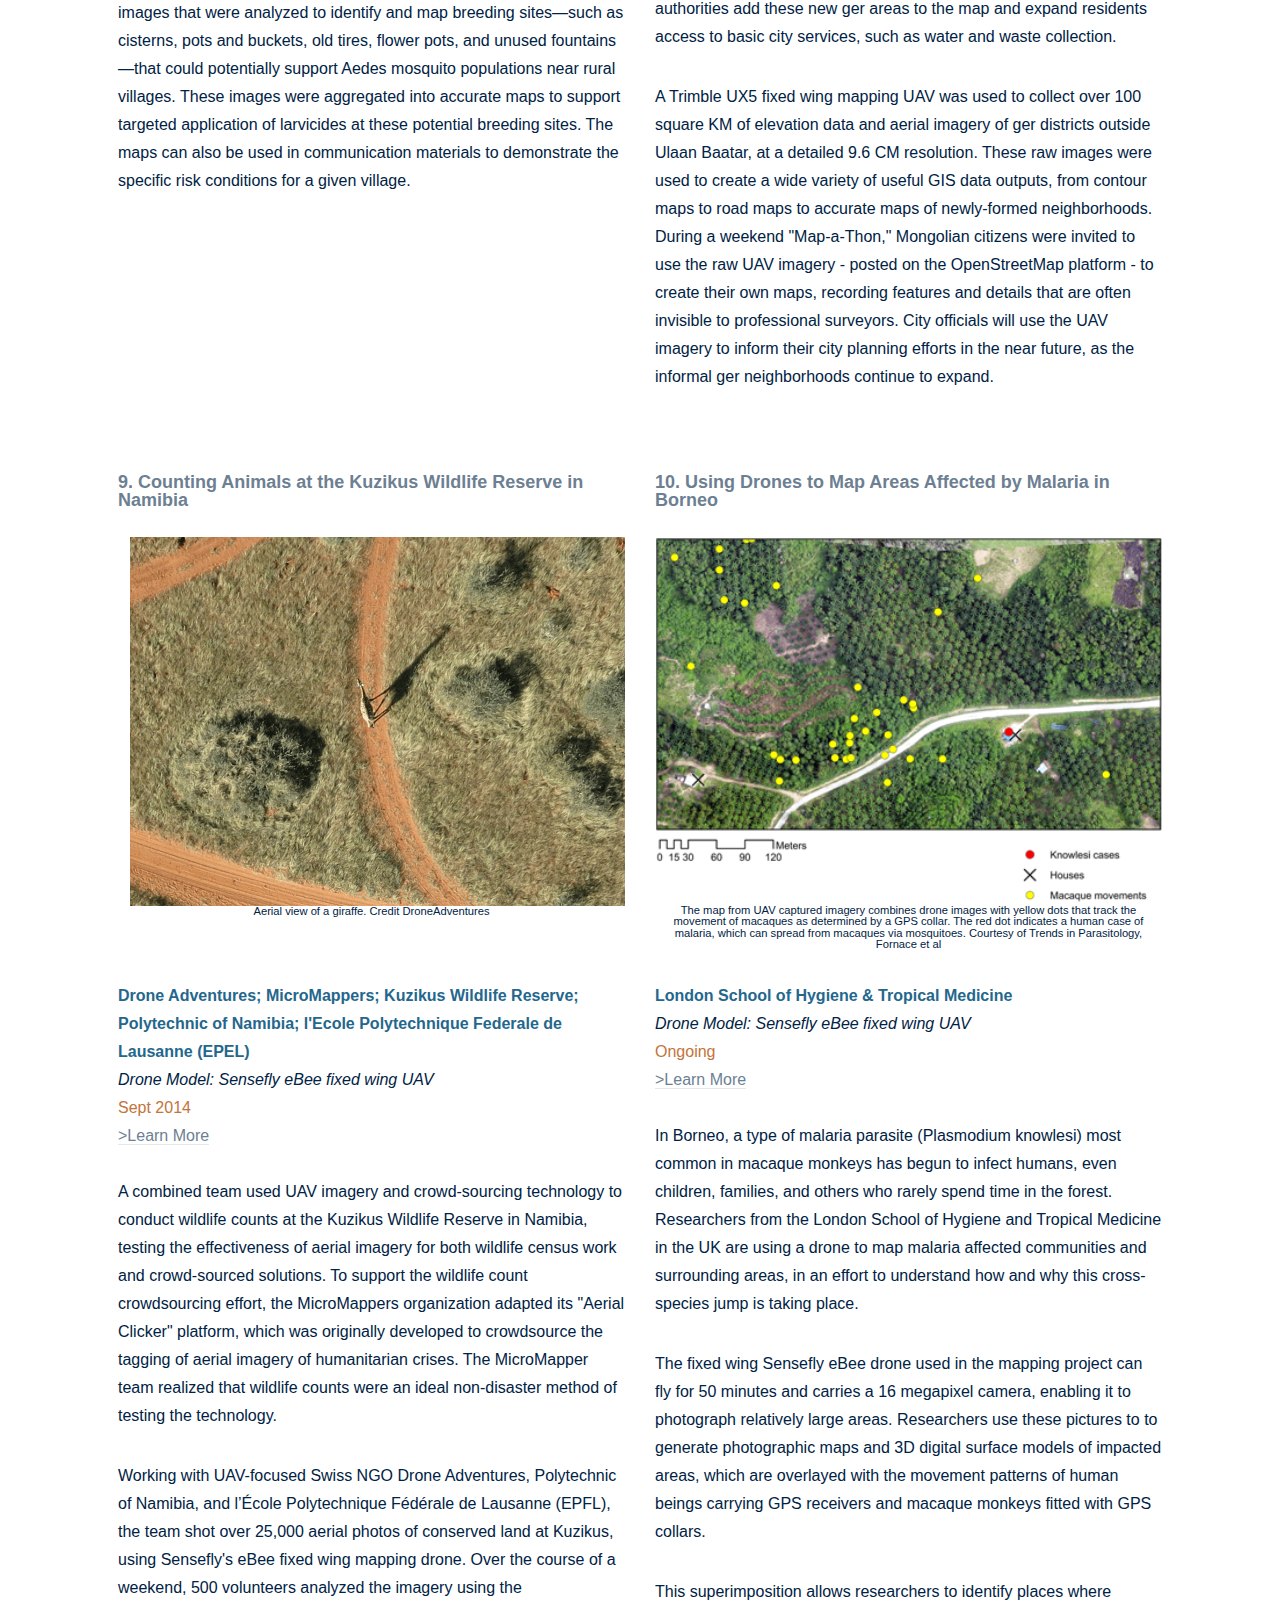
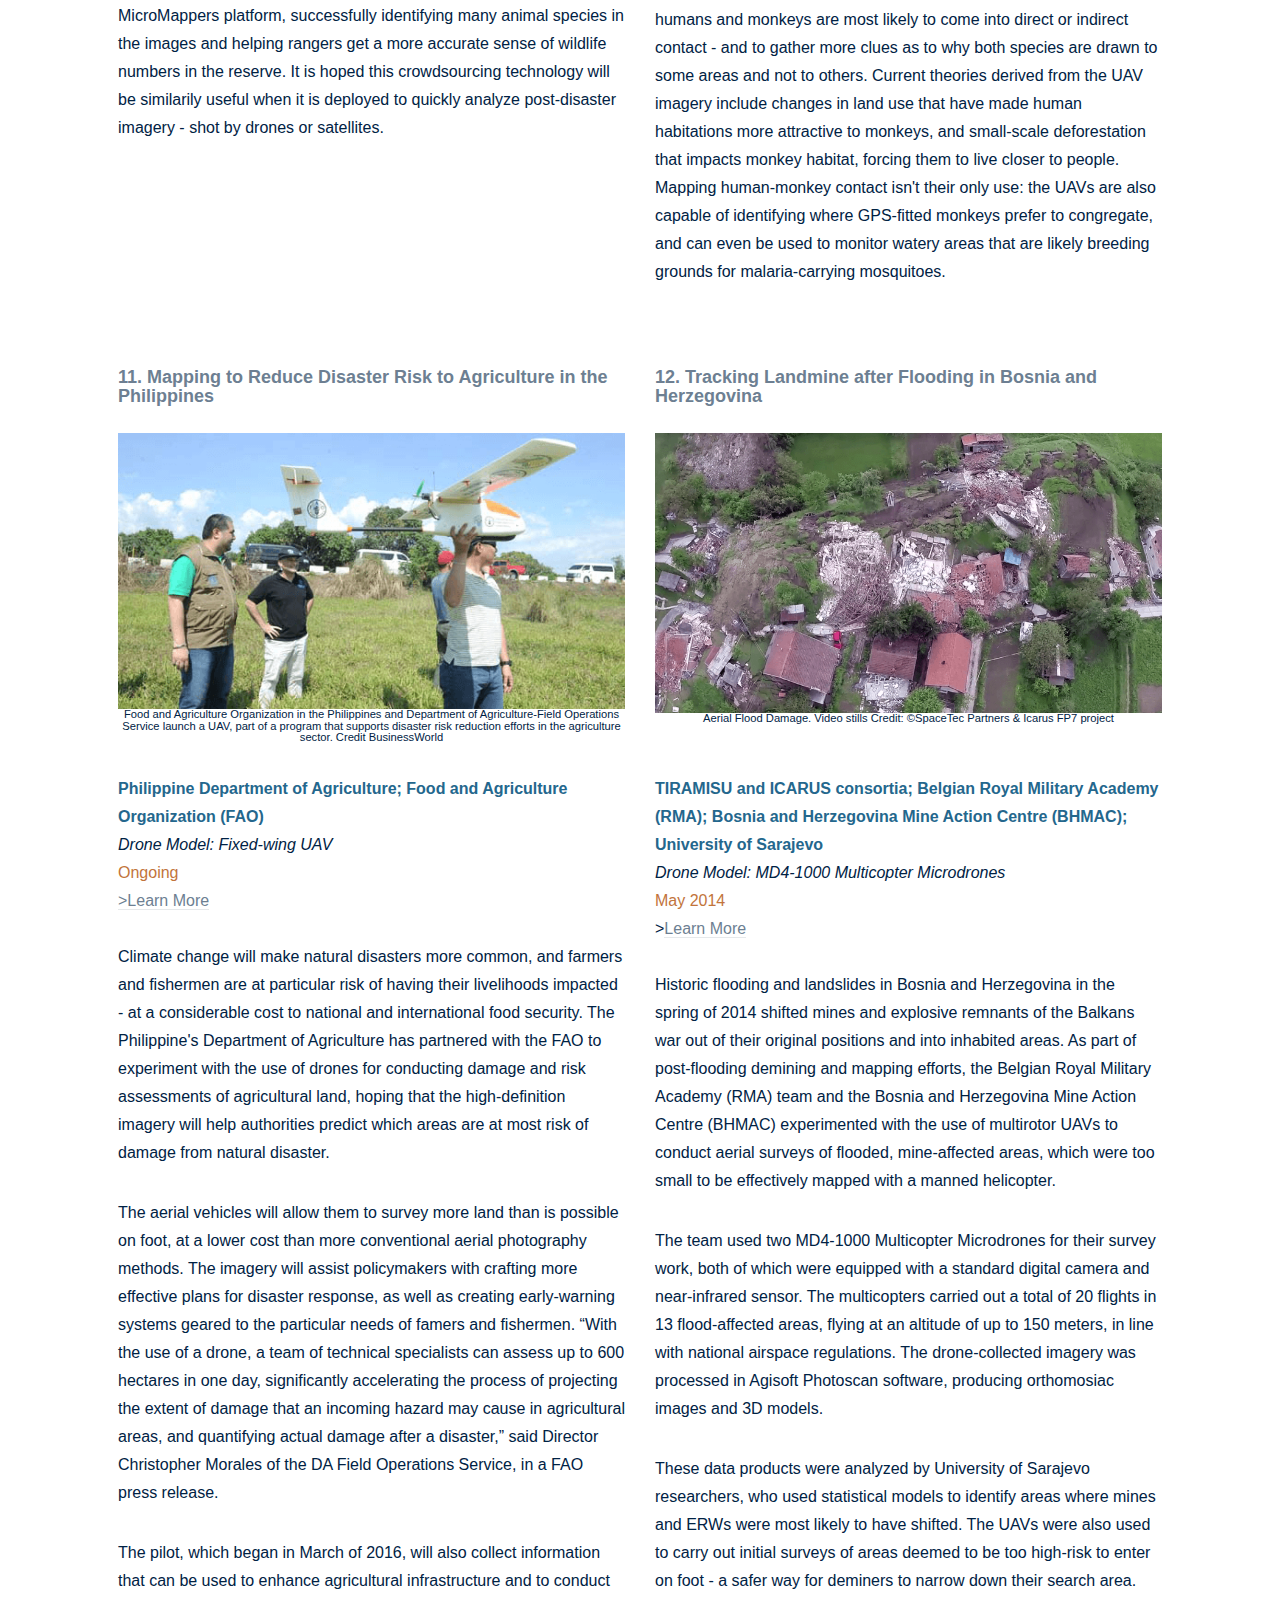
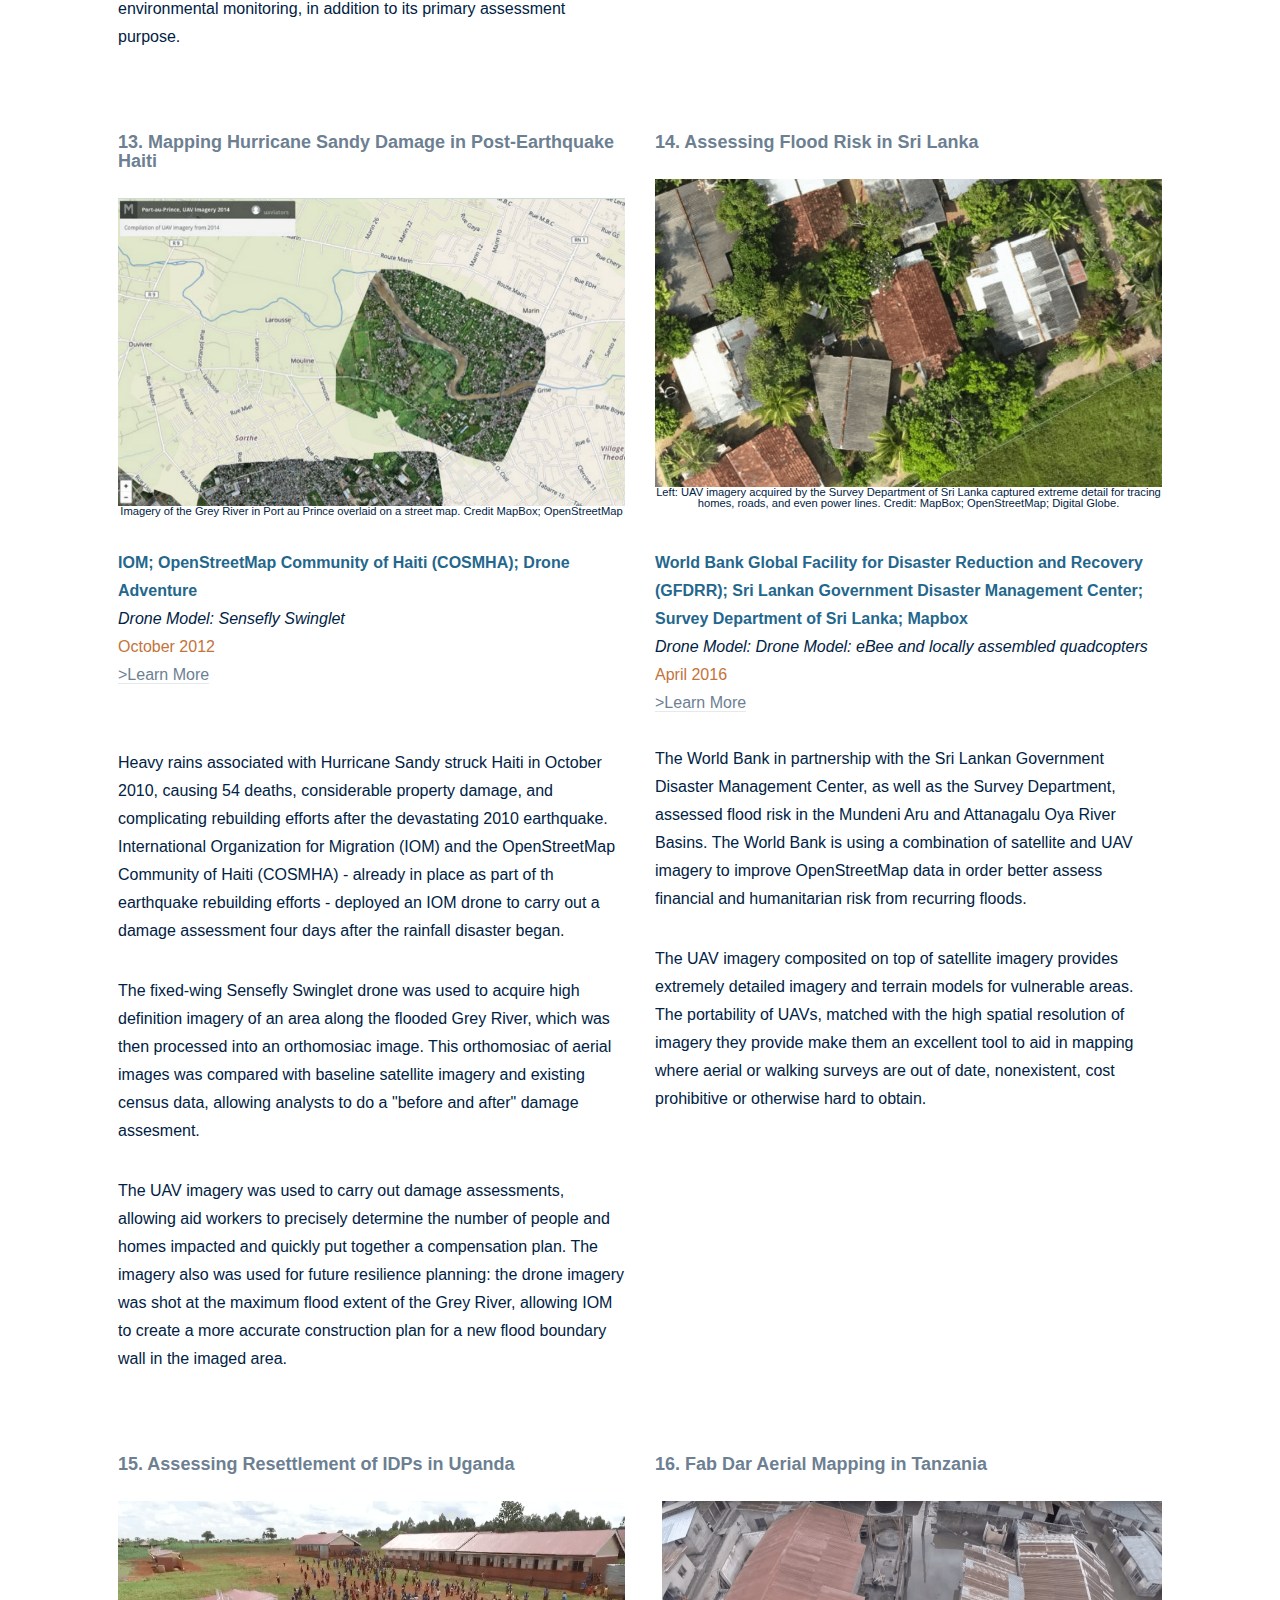
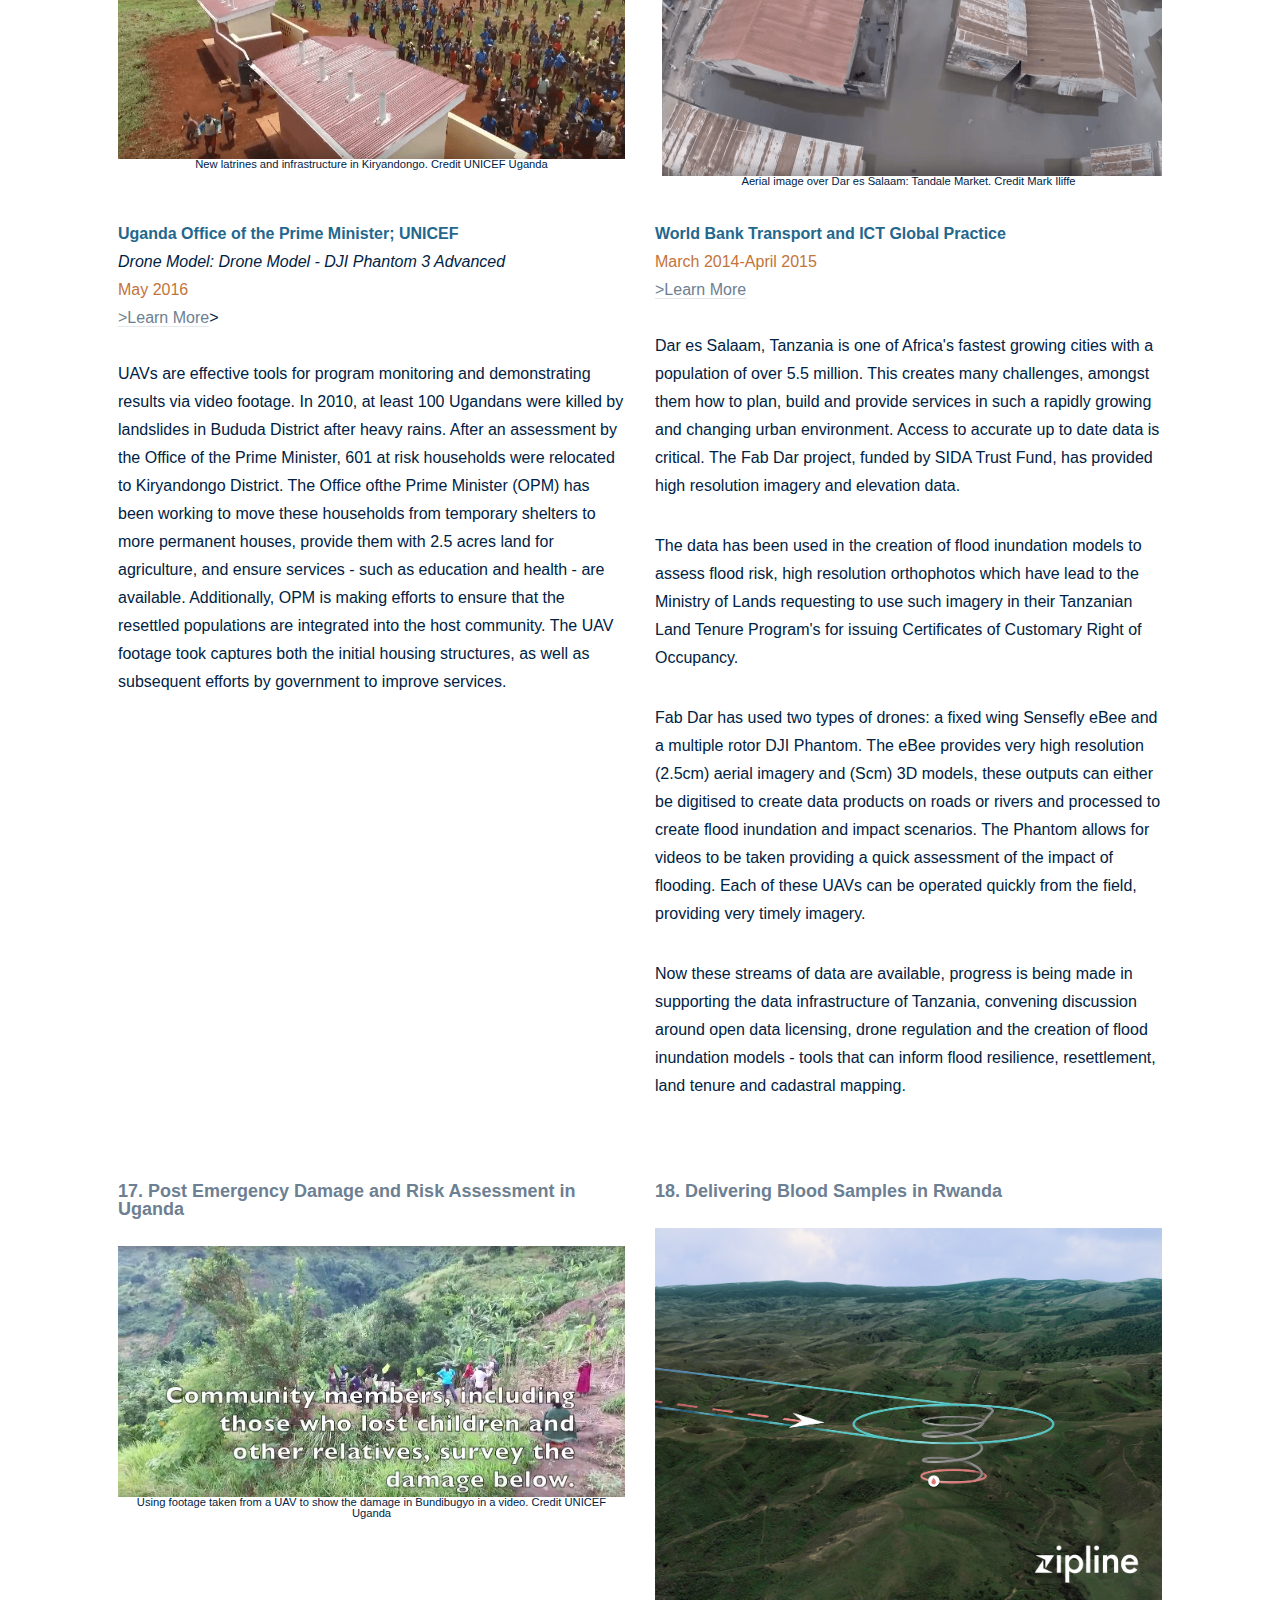
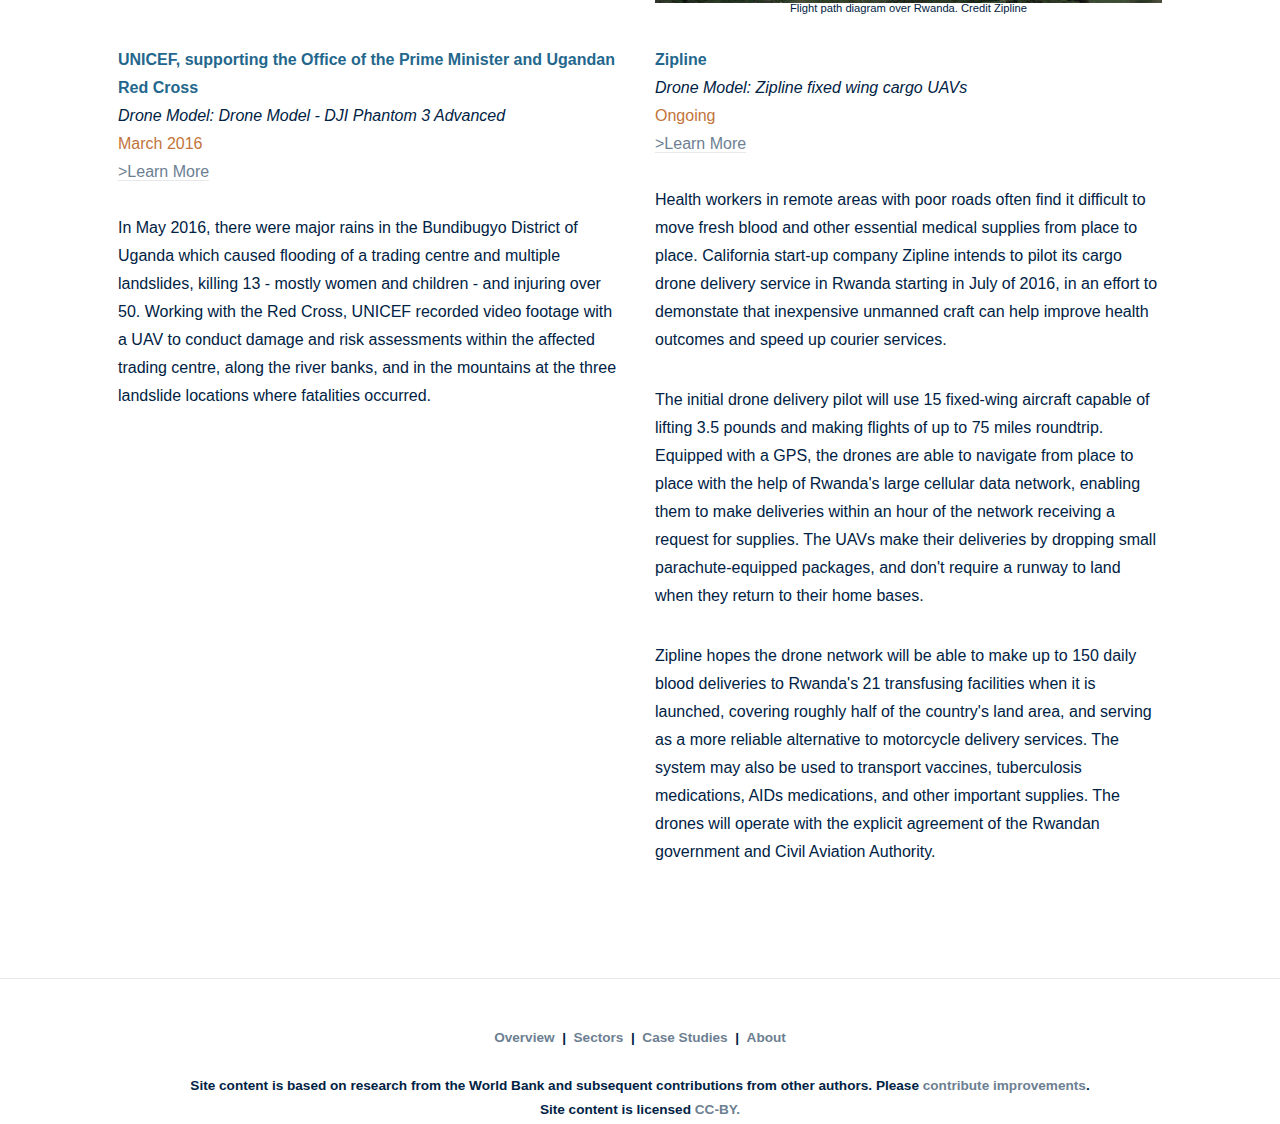
<file: case-studies.html>
<!DOCTYPE html>
<html>
<head>
	<title>Case Studies - UAV STATE OF Play in Development</title>
	<meta http-equiv="Content-Type" content="text/html; charset=utf-8"/>
	<meta name="viewport" content="width=device-width, initial-scale=1.0">

	<link rel="stylesheet" type="text/css" href="css/global.css" />
	<link rel="stylesheet" type="text/css" href="css/style.css" />

	 
	<link href="https://fonts.googleapis.com/css?family=Roboto:300,300i,400,400i,500,500i,700,700i,900,900i" rel="stylesheet">

	<meta http-equiv="Content-Security-Policy" content="
	default-src 'self';
    font-src 'self' https://fonts.gstatic.com;
    frame-src 'self' https://a.tiles.mapbox.com https://docs.google.com/ https://www.mapbox.com;
    img-src 'self';
    script-src 'self' https://ajax.googleapis.com 'unsafe-inline' ;
    style-src 'self' https://fonts.googleapis.com/ 'unsafe-inline' ;
    ">

    <meta http-equiv="Access-Control-Allow-Origin" content="Origin">
    <meta http-equiv="X-XSS-Protection"  content="1;mode=block" always>
    <meta http-equiv="X-Content-Type-Options" content="'nosniff' always">

    <meta http-equiv="Cache-Control" content="no-cache, no-store, must-revalidate" />
	<meta http-equiv="Pragma" content="no-cache" />
	<meta http-equiv="Expires" content="0" />
   
   	<meta name="referrer" content="no-referrer" />
   	<meta http-equiv="X-Frame-Options" content="deny">

</head>

<script>
if (self == top) {
  var theBody = document.getElementsByTagName('body')[0];
  theBody.style.display = "block";
} else {
  top.location = self.location;
}
</script>

<body class="no-header-page wsite-page-case-studies wsite-theme-light full-width-on">
	<div class="body-wrap">


		<!-- Start World Bank header -->
		<div id="hf_header_wrapper">
		    <div class="_header_container">
		        <ul class="_branding">
		            <li class="_logo"><a href="http://www.worldbank.org"><img title="The World Bank Working for a World Free of Poverty" alt="The World Bank Working for a World Free of Poverty" src="images/logo-wb-header-en.svg" style="width:182px;"></a></li>
		        </ul>
		    </div>
		</div>
		<!-- End World Bank header -->

		<div class="wrapper">

			<div id="header-wrap">
				<label for="nav-trigger" class="nav-trigger hamburger">
					<span class="open-btn">
						<span class="mobile"></span>
						<span class="mobile"></span>
						<span class="mobile"></span>
					</span>
				</label>
				<div id="logo">
					<span class="wsite-logo">
						<a href="/"><span id="wsite-title" class="title" >UAV STATE OF Play in Development</span></a>
					</span>
				</div>
				<div id="nav">
					<div class="container">
						<ul class="wsite-menu-default">
							<li class="wsite-menu-item-wrap">
								<a href="index.html" class="wsite-menu-item">Overview</a>
							</li>
							<li class="wsite-menu-item-wrap">
								<a href="sectors.html" class="wsite-menu-item">Sectors</a>
							</li>
							<li id="active" class="wsite-menu-item-wrap">
								<a href="case-studies.html" class="wsite-menu-item">Case Studies</a>
							</li>
							<li class="wsite-menu-item-wrap">
								<a href="about.html" class="wsite-menu-item">About</a>
							</li>
						</ul>
					</div>
				</div>
		    </div><!-- end header-wrap -->


			<div id="main-wrap">
				<div class="container">
					<div id='wsite-content' class='wsite-elements wsite-not-footer'>
						<blockquote>This section provides a broad selection of UAV deployments in the field. The purpose is to provide a brief overview of what is possible today, as well as directions in the future</blockquote><br/>

						<img src="images/Top-Yellow-line.png" style="width:auto;max-width:100%">
						<br/><br/>
						<div style="display:block;font-size:70%">Credit: Asia Foundation
						</div>
						<br/><br/><br/>
						<h2 class="wsite-content-title"><font color="#24678d" size="6"><strong>UAV in Development Case Studies</strong></font></h2>

						<div class="paragraph">
							<ol>
								<li><a href="#albania"><font color="#2a2a2a"><font size="3">Cadastral &amp; Community Mapping with UAVs in Albania</font></font></a></li>
								<li><a href="#kosovo"><font color="#2a2a2a"><font size="3">Systemic Land Registration in the Republic of Kosovo</font></font></a><br /></li>
								<li><a href="#vanuatu"><font color="#2a2a2a"><font size="3">Cyclone Post Disaster Needs Assessment in Vanuatu</font></font></a></li>
								<li><a href="#ethiopia"><font color="#2a2a2a"><font size="3">Delivering Sterile Tsetse Flies to Address Disease in Ethiopia</font></font></a></li>
								<li><a href="#peru"><font color="#2a2a2a"><font size="3">Monitoring Climate Change Impact on Glacial Water Supplies with Custom-Built UAVs in Peru</font></font></a></li>
								<li><a href="#guinea"><font color="#2a2a2a"><font size="3">Mapping Artisanal Diamond Mines in Guinea</font></font></a></li>
								<li><a href="#guatemala"><font color="#2a2a2a"><font size="3">Vector Control and Surveillance of Aedes Mosquitoes to Reduce Zika and Dengue Virus Risk in Guatemala</font></font></a></li>
								<li><a href="#mongolia"><font color="#2a2a2a"><font size="3">Using UAV Imagery to Map Expanding Areas in the City of Ulaan Baatar, Mongolia</font></font></a></li>
								<li><a href="#namibia"><font color="#2a2a2a"><font size="3">Counting Animals at the Kuzikus Wildlife Reserve in Namibia<span>&#65279;</span></font></font></a></li>
								<li><a href="#borneo"><font color="#2a2a2a"><font size="3">Using Drones to Map Areas Affected by Malaria in Borneo</font></font></a></li>
								<li><a href="#philippines"><font color="#2a2a2a"><font size="3">UAV Mapping to Reduce Disaster Risk to Agriculture in the Philippines</font></font></a></li>
								<li><a href="#bosnia"><font color="#2a2a2a"><font size="3">Tracking Landmine Movement after Flooding in Bosnia and Herzegoyina</font></font></a></li>
								<li><a href="#haiti"><font color="#2a2a2a"><font size="3">Mapping Hurricane Sandy Damage in Post-Earthquake Haiti</font></font></a></li>
								<li><a href="#srilanka"><font color="#2a2a2a"><font size="3">Assessing Flood Risk in Sri Lanka</font></font></a></li>
								<li><a href="#uganda"><font color="#2a2a2a"><font size="3">Assessing Resettlement of IDPS in Uganda</font></font></a></li>
								<li><a href="#tanzania"><font color="#2a2a2a"><font size="3">Fab Dar Aerial Mapping in Tanzania</font></font></a></li>
								<li><a href="#uganda2"><font color="#2a2a2a"><font size="3">Post Emergency Damage and Risk Assessment in Uganda</font></font></a></li>
								<li><a href="#rwanda"><font color="#2a2a2a"><font size="3">Delivering Blood Samples in Rwanda</font></font></a></li>
							</ol>
						</div>


						<div style="height: 40px; overflow: hidden; width: 100%;"></div>
						<hr class="styled-hr" style="width:100%;"></hr>
						<div style="height: 40px; overflow: hidden; width: 100%;"></div>


						<div class="wsite-multicol">
							<div class="wsite-multicol-table-wrap multicol-table-wrap">
								<table class="wsite-multicol-table">
									<tbody class="wsite-multicol-tbody">
										<tr class="wsite-multicol-tr">
											<td class="wsite-multicol-col multicol-col">
												<h2 class="wsite-content-title"><font style="font-weight:bold" size="4" color="#2a2a2a"><a name="albania">1. Cadastral &amp; Community Mapping with UAVs in Albania</a></font></h2>

												<div class="wsite-image wsite-image-border-none " style="padding-top:10px;padding-bottom:0;margin-left:0;margin-right:0;text-align:center">
													<img src="images/1-ALBANIA.png" alt="Picture" style="width:auto;max-width:100%" />
													<div style="font-size:70%">Parcel boundaries established with participation of Fushe Milot community using high resolution UAV-derived orthophoto. Credit: World Bank</div>
												</div>
												<br/><br/>
												<div class="paragraph">
													<font color="#24678d"><strong>World Bank</strong>&nbsp;</font>
													<br />
													<i>Drone Model: Micro Aerial Projects Multirotor UAS</i>
													<br/>
													<font color="#c2743b">December&nbsp; 2013</font>
													<br/>
													<a target="_blank" href="http://www.microaerialprojects.com/v-map/project-albania/">&gt; Learn More</a>
													<br/><br/>
													<font size="3"><p>A December 2013 pilot test in Albania used UAV imagery to carry out cadastral mapping, with the dual goals of supporting land registration efforts and improving the quality of existing geospatial data in the test area. With funding from a World Bank innovation grant within the Europe and Central Asia (ECA) region, the team flew a multirotor mapping UAV over three different areas, producing aerial photographs, digital orthophotos, maps and 3D models.</p>
													<p>Flights over the Elbasan National Highway and nearby high-tension power lines demonstrated how UAV imagery can be used to inexpensively monitor infrastructure assets, while flights in the Komuna Farke area demonstrates UAVs utility in dense, urban environments. Imagery gathered at the Fushe Milot agricultural area - slated to host a new urban water supply project - was used to establish land-parcel boundaries with community participation. The results also aided in Detection & Prevention of Infrastructure Planning Conflicts, as planned water lines pierced through previously unmapped buildings.</p>
													<p>In total, the team flew 21 flights covering a distance of about 4000 KM. The resulting geo-referenced data was used to replace out-of-date orthophotos and paper maps, supporting the development of the Albanian National Spatial Data Infrastructure.</p></font>
												</div>
											</td>

											<td class="wsite-multicol-col multicol-col">
												<h2 class="wsite-content-title"><font style="font-weight:bold" size="4" color="#2a2a2a"><a name="kosovo">2. Systemic Land Registration in the Republic of Kosovo</font></a></h2>

												<div class="wsite-image wsite-image-border-none " style="padding-top:10px;padding-bottom:0;margin-left:0;margin-right:0;text-align:center">
													<img src="images/2-KOSOVO.png" alt="Picture" style="width:auto;max-width:100%" />
													<div style="font-size:70%">3D model of the highway construction and an archaeological site produced with 24 hour turn-around. Credit World Bank</div>
												</div>
												<br/><br/>
												<div class="paragraph">
													<font color="#24678d"><strong>World Bank Group Global Land and Geospatial Unit; Innovations in World Bank Vice Presidency for Leadership, Learning, and Innovation (LLI); Real Estate Cadastre and Registration Project (RECAP) Kosovo</strong></font>
													<br />
													<i>Drone Model: Sensefly eBee fixed wing UAV</i>
													<br/>
													<font color="#c2743b">December&nbsp; 2015</font>
													<br />
													<a target="_blank" href="http://www.worldbank.org/en/news/feature/2016/01/07/drones-offer-innovative-solution-for-local-mapping">&gt; Learn More</a>
													<br /><br />
													<p>Almost 70 percent of the planet's people lack access to formal land rights system, and the problem is even worse for women - like women in the Krusha e Madhe village in Kosovo, who are attempting to rebuild after the end of the Balkan conflicts. The World Bank has launched a $12 million Real Estate and Cadastre Project in Kosovo to address these land rights issues, and has recently begun to experiment with using drone imagery to create high-definition maps of areas that have yet to be added to the national cadastre system.</p>
													<p>A team from the World Bank's Innovation Labs traveled to Kosovo with a Sensefly eBee drone in December 2015 to carry out a cadastral mapping activity, in concert with the National Mapping Authority of Kosovo. The group ultimately carried out 25 flights across 1,581ha, collecting 11,315 photographs with a resolution of up to 3 CMs per pixel. The team was able to create an orthophoto depicting a 300 hectare area in just 24 hours, a considerable time improvement over ground-based surveying methods. The World Bank hopes that Kosovo cadastral mapping authorities will continue to integrate UAV imagery into their work, as the Real Estate and Cadastre Project continues to help more Kosovars get access to functioning land rights systems.</p>
													<br /></div>
												</td>
											</tr>
										</tbody>
									</table>
								</div>
							</div>

							<div class="wsite-spacer spacer"></div>

							<div class="wsite-multicol">
								<div class="wsite-multicol-table-wrap multicol-table-wrap">
									<table class="wsite-multicol-table">
										<tbody class="wsite-multicol-tbody">
											<tr class="wsite-multicol-tr">
												<td class="wsite-multicol-col multicol-col">
													<h2 class="wsite-content-title"><strong><font size="4"><a name="vanuatu">3. Cyclone Post Disaster Needs Assessment in Vanuatu</a></font></strong></h2>

													<div class="wsite-image wsite-image-border-none" style="padding-top:10px;padding-bottom:0;margin-left:0;margin-right:0;text-align:left">
														<img src="images/3-VANUATU.png" alt="Picture" style="width:auto;max-width:100%" />
														<div style="font-size:70%;text-align:center;"> Damage to buildings mapped. Credit Micromappers</div>
													</div>
													<br/><br/>
												</td>
												<td class="wsite-multicol-col multicol-col">
													<h2 class="wsite-content-title"><font style="font-weight:bold" size="4"><a name="ethiopia">4. Delivering Sterile Tsetse Flies to Address Disease</a></font></h2>

													<div class="wsite-image wsite-image-border-none" style="padding-top:10px;padding-bottom:0;margin-left:0;margin-right:0;text-align:right">
														<img src="images/4-ETHIOPIA.png" alt="Picture" style="width:auto;max-width:100%" />
														<div style="font-size:70%;text-align:center;">UAV approaching zone to release sterilised male tsetse flies. Video still, credit Embention.</div>
													</div>
													<br/><br/>
												</td>
											</tr>
										</tbody>
									</table>
								</div>
							</div>

							<div class="wsite-multicol">
								<div class="wsite-multicol-table-wrap multicol-table-wrap">
									<table class="wsite-multicol-table">
										<tbody class="wsite-multicol-tbody">
											<tr class="wsite-multicol-tr">
												<td class="wsite-multicol-col multicol-col">
													<div class="paragraph">
														<font color="#24678d"><strong>World Bank GFDRR; Government of Vanuatu National Disaster Risk Management Office; UAViators; Mapbox; Humanitarian OpenStreetMap; MicroMappers</strong></font>
														<br />
														<i>Drone Model: DJI Phantom 2</i>
														<br/>
														<font color="#c2743b">March 2015</font>
														<br />
														<a target="_blank" href="http://news.nationalgeographic.com/2015/04/150406-vanuatu-cyclone-pam-relief-drones-uavs-crisis-mapping-patrick-meier/">&gt; Learn More</a>
														<br /><br />
														<p>Over 150 UAV flights were carried out during the World Bank’s Post Disaster Needs Assessments following Cyclone Pam in Vanuatu in 2015. The World Bank faced a “Big Data” challenge as they were already overwhelmed with other datasets. To this end, the Bank activated the Digital Humanitarian Network (DHN), which led to the rapid analysis of both nadir imagery and oblique imagery to identify disaster damage to buildings. Volunteers from the DHN analyzed well over 4,000 aerial images in just a matter of days. Months after these efforts, the annotated imagery was used to create automated feature-detection algorithms by drawing on computer vision and deep machine learning techniques. At present, these algorithms can automatically determine with 95% accuracy whether oblique images include buildings in them. The algorithms can thus filter out unnecessary images, thus saving imagery analysts more time.</p>
													</div>
												</td>

												<td class="wsite-multicol-col multicol-col">
													<div class="paragraph">
														<strong><font color="#24678d">International Atomic Energy Agency, FAO (UN); Ethiopian Ministry of Livestock; Embention</font></strong>
														<br />
														<i>Drone Model: Embention fixed wing UAV</i>
														<br/>
														<font color="#c2743b">Ongoing</font>
														<br />
														<a target="_blank" href="http://www.embention.com/en/project/drones-against-tsetse.htm">&gt; Learn More</a>
														<br /><br />
														<p>Tsetse flies can cause debilitating disease in both humans and livestock, impacting health and food security. Spanish UAV-maker Embention has partnered with the International Atomic Energy Agency to create an umanned system capable of releasing large numbers of irridated, sterilized male tsetse flies into the wild, reducing the total population. As of April 2016, the fixed-wing Embention UAV was undergoing testing in Ethiopia. Ethiopian authorities have been releasing sterilized flies from manned aircraft for years to combat the parasite that causes trypanosomiasis (popularly known as "sleeping sickness.")</p>
														<p>Why use a drone to deliver the flies? Precision and price: the insects can be delivered in more specific areas, and operating the UAV is less expensive than hiring the services of an airplane and a human pilot. The "Drones Against Tsetse" project ultimately hopes to use the technology to rid a 200,000 square KM area in Ethiopia of tsetse flies, making it usable again for human habitation and agriculture. The UAV project is also supported by Ethiopian Ministry of Livestock and the United Nations Food and Agricultural Organisation (FAO).</p>
													</div>
												</td>
											</tr>
										</tbody>
									</table>
								</div>
							</div>

							<div class="wsite-multicol">
								<div class="wsite-multicol-table-wrap multicol-table-wrap">
									<table class="wsite-multicol-table">
										<tbody class="wsite-multicol-tbody">
											<tr class="wsite-multicol-tr">
												<td class="wsite-multicol-col multicol-col">
													<h2 class="wsite-content-title"><font style="font-weight:bold" size="4"><a name="peru">5. Monitoring Climate Change Impact on Glacial Water Supplies</a></font></h2>
													
													<div class="wsite-image wsite-image-border-none " style="padding-top:10px;padding-bottom:0;margin-left:0;margin-right:0;text-align:left">
														<img src="images/5-PERU.png" alt="Picture" style="width:auto;max-width:100%" />
														<div style="font-size:70%;text-align:center;">A lake formed by glacial melt in the Cordillera Blanca mountain range in Peru. Credit Oliver Wigmore, courtesy of The Ohio State University.</div>
													</div>
													<br/>
													<br/>
												</td>
												<td class="wsite-multicol-col multicol-col">
													<h2 class="wsite-content-title"><font style="font-weight:bold" size="4"><a name="guinea">6. Mapping Artisanal Diamond Mines in Guinea</a></font></h2>

													<div class="wsite-image wsite-image-border-none " style="padding-top:10px;padding-bottom:0;margin-left:0;margin-right:0;text-align:right">
														<img src="images/6-GUINEA.png" alt="Picture" style="width:auto;max-width:100%" />
														<div style="font-size:70%;text-align:center;">Site map of artisanal diamond mining sites in Western Guinea. Credit USGS</div>
													</div>
													<br/>
													<br/>
												</td>
											</tr>
										</tbody>
									</table>
								</div>
							</div>

							<div class="wsite-multicol">
								<div class="wsite-multicol-table-wrap multicol-table-wrap">
									<table class="wsite-multicol-table">
										<tbody class="wsite-multicol-tbody">
											<tr class="wsite-multicol-tr">
												<td class="wsite-multicol-col multicol-col">
													<div class="paragraph">
														<font color="#24678d"><strong>Ohio State University</strong></font>
														<br />
														<i>Drone Model: Custom-built multirotor UAVs</i>
														<br/>
														<font color="#c2743b">Ongoing</font>
														<br />
														<a target="_blank" href="https://news.osu.edu/news/2015/12/15/thermodrone/">&gt;Learn More</a>
														<br /><br />
														<p>Glaciers are an important water source for communities in Peru’s Cordillera Blanca mountain range - but warming climates could spell trouble for local water security. Ohio State researchers have begun using maps made by custom-built drones to study the impact of climate change on glaciers and wetlands, information that communities can use to plan ahead as the planet warms. With the UAV, scientists are able to inexpensively collect 10-cm resolution imagery in cloudy conditions that would obscure satellite views.</p>
														<p>Thermal cameras allow the researchers to identify which parts of the glacier are melting fastest, and an aerial perspective afford them a more “big picture” perspective than can be provided by mre traditional ground surveys. Not all the news is bad: the ongoing Ohio State study has found that the Cordillera Blanca groundwater system is in fact storing some glacial melt water, potentially buffering the water-supply decrease caused by the glacier meltdown.</p>
														<p>More worrisomely, UAV imagery indicates the Llaca glacier is thinning by 0.7 meters on average each year. Drone-data collected by ongoing glacier observation will, it is hoped, help water managers make better climate-change driven decisions in other glacial areas.</p>
													</div>					
												</td>
												<td class="wsite-multicol-col multicol-col">
													<div class="paragraph">
														<font color="#24678d"><strong>USAID, United States Geological Survey</strong></font>
														<br />
														<i>Drone Model: DJI Phantom 2</i>
														<br/>
														<font color="#c2743b">June 2014</font>
														<br />
														<a target="_blank" href="http://irevolutions.org/2015/08/11/uavs-map-diamond-mines/">&gt;Learn More</a>
														<br /><br />
														<p>Stemming the flow of conflict diamonds requires accurate production tracking - a serious challenge in remote areas in developing countries, like Forecariah Prefecture in western Guinea. The U.S. Geological Survey (USGS) and the U.S. Agency for International Development (USAID) experimented with the use of a small UAV for mapping and monitoring artisanal diamond mining sites in June 2014, as part of the world's path towards formalizing the diamond industry under the Kimberley Process.</p>
														<p>The USGS/USAID team used an inexpensive DJI Phantom 2 drone for their pilot project, collecting both video and still images with 2 different digital camera models, while flying at an average altitude of 100 meters above the ground. The team found the imagery to be higher-resolution than available satellite imagery of the area, and noted that the ease of collecting the data with the drones could make artisanal and small-scale mining surveys more easy to regularly repeat.</p>
														<p>With the images, the team produced 10 cm resolution digital elevation models (DEMs) of mining areas, as well as high-resolution ortho-image mosaics of the areas of interest. These products will be used to locate and better understand area diamond deposits, and to conduct participatory mapping exercises to decrease conflict over desirable mining land.</p>
													</div>
												</td>
											</tr>
										</tbody>
									</table>
								</div>
							</div>

							<div class="wsite-spacer spacer"></div>

							<div class="wsite-multicol">
								<div class="wsite-multicol-table-wrap multicol-table-wrap">
									<table class="wsite-multicol-table">
										<tbody class="wsite-multicol-tbody">
											<tr class="wsite-multicol-tr">
												<td class="wsite-multicol-col multicol-col">
													<h2 class="wsite-content-title"><font style="font-weight:bold" size="4"><a name="guatemala">7. Vector Control &amp; Surveillance of Aedes Mosquitoes</a></font></h2>
													<div class="wsite-image wsite-image-border-none " style="padding-top:10px;padding-bottom:0;margin-left:0;margin-right:0;text-align:left">
														<img src="images/7-GUATEMALA.png" alt="Picture" style="width:auto;max-width:100%" />
														<div style="font-size:70%;text-align:center;">Aerial image over rural Guatemala. Credit RTI International</div>
													</div>
													<br/><br/>
												</td>
												<td class="wsite-multicol-col multicol-col">
													<h2 class="wsite-content-title"><font style="font-weight:bold" size="4"><a name="mongolia">8. Mapping Expanding Areas in the City of Ulaan Baatar</a></font></h2>
													<div class="wsite-image wsite-image-border-none " style="padding-top:10px;padding-bottom:0;margin-left:0;margin-right:0;text-align:right">
														<img src="images/8-MONGOLIA.png" alt="Picture" style="width:auto;max-width:100%" />
														<div style="font-size:70%;text-align:center;">Video Captured by UAV. Video still, credit Asia Foundation</div>
													</div>
													<br/><br/>
												</td>
											</tr>
										</tbody>
									</table>
								</div>
							</div>

							<div class="wsite-multicol">
								<div class="wsite-multicol-table-wrap multicol-table-wrap">
									<table class="wsite-multicol-table">
										<tbody class="wsite-multicol-tbody">
											<tr class="wsite-multicol-tr">
												<td class="wsite-multicol-col multicol-col">
													<div class="paragraph">
														<font color="#24678d"><strong>RTI International</strong></font>
														<br />
														<font color="#c2743b">March &amp; April 2016</font>
														<br />
														<a target="_blank" href="http://www.rti.org/impact/using-drones-vector-control-and-surveillance-aedes-mosquitoes-guatemala">&gt;Learn More</a>
														<br /><br />
														<p>Bites from the Aedes mosquito are the primary sources of spreading the Zika and dengue viruses. RTI is researching integration of UAV technology into Aedes mosquito surveillance and vector control efforts at five test sites in Guatemala.</p>
														<p>Vector control attempts to limit or eradicate insects that transmit diseases such as Zika and dengue. Using UAVs, RTI collected aerial images that were analyzed to identify and map breeding sites—such as cisterns, pots and buckets, old tires, flower pots, and unused fountains—that could potentially support Aedes mosquito populations near rural villages. These images were aggregated into accurate maps to support targeted application of larvicides at these potential breeding sites. The maps can also be used in communication materials to demonstrate the specific risk conditions for a given village.</p>
													</div>
												</td>
												<td class="wsite-multicol-col multicol-col">
													<div class="paragraph">
														<font color="#24678d"><strong>Asia Foundation; Ulaan Baatar City Municipality</strong></font>
														<br />
														<i>Drone Model:Trimble UX5 Fixed Wing Mapping UAV</i>
														<br/>
														<font color="#c2743b">June 2015</font>
														<br />
														<a target="_blank" href="http://asiafoundation.org/in-asia/2015/06/24/an-aerial-sensing-map-a-thon-in-mongolia/">&gt;Learn More</a>
														<br /><br />
														<p>The Mongolian capital of Ulaan Baatar is one of Asia's fastest-growing cities, with an ever-expanding "suburban" area made up largely of gers, the traditional residences of Mongol nomads. In 2015, with support from Australian Aid, the Asia Foundation partnered with Ulaan Baatar City Municipality officials and local land surveyors to carry out a UAV mapping project of these new neighborhoods, in an effort to help local authorities add these new ger areas to the map and expand residents access to basic city services, such as water and waste collection. </p>
														<p>A Trimble UX5 fixed wing mapping UAV was used to collect over 100 square KM of elevation data and aerial imagery of ger districts outside Ulaan Baatar, at a detailed 9.6 CM resolution. These raw images were used to create a wide variety of useful GIS data outputs, from contour maps to road maps to accurate maps of newly-formed neighborhoods. During a weekend "Map-a-Thon," Mongolian citizens were invited to use the raw UAV imagery - posted on the OpenStreetMap platform - to create their own maps, recording features and details that are often invisible to professional surveyors. City officials will use the UAV imagery to inform their city planning efforts in the near future, as the informal ger neighborhoods continue to expand.</p>
													</div>
												</td>
											</tr>
										</tbody>
									</table>
								</div>
							</div>

							<div class="wsite-spacer spacer"></div>

							<div class="wsite-multicol">
								<div class="wsite-multicol-table-wrap multicol-table-wrap">
									<table class="wsite-multicol-table">
										<tbody class="wsite-multicol-tbody">
											<tr class="wsite-multicol-tr">
												<td class="wsite-multicol-col multicol-col">
													<h2 class="wsite-content-title"><font style="font-weight:bold" size="4"><a name="namibia">9. Counting Animals at the Kuzikus Wildlife Reserve in Namibia</a></font></h2>
												</td>
												<td class="wsite-multicol-col multicol-col">
													<h2 class="wsite-content-title"><font style="font-weight:bold" size="4"><a name="borneo">10. Using Drones to Map Areas Affected by Malaria in Borneo</a></font></h2>
												</td>
											</tr>
										</tbody>
									</table>
								</div>
							</div>

							<div class="wsite-multicol">
								<div class="wsite-multicol-table-wrap multicol-table-wrap">
									<table class="wsite-multicol-table">
										<tbody class="wsite-multicol-tbody">
											<tr class="wsite-multicol-tr">
												<td class="wsite-multicol-col multicol-col">
													<div class="wsite-image wsite-image-border-none " style="padding-top:10px;padding-bottom:0;margin-left:0;margin-right:0;text-align:right">
														<img src="images/9-NAMIBIA.png" alt="Picture" style="width:auto;max-width:100%" />
														<div style="font-size:70%;text-align:center;">Aerial view of a giraffe.  Credit DroneAdventures</div>
													</div>
													<br/><br/>
												</td>
												<td class="wsite-multicol-col multicol-col">
													<div class="wsite-image wsite-image-border-none " style="padding-top:10px;padding-bottom:0;margin-left:0;margin-right:0;text-align:right">
														<img src="images/10-BORNEO.png" alt="Picture" align="left" style="min-width:100%;width:auto;max-width:100%" />
														<div style="font-size:70%;text-align:center;">The map from UAV captured imagery combines drone images with yellow dots that track the movement of macaques as determined by a GPS collar. The red dot indicates a human case of malaria, which can spread from macaques via mosquitoes. Courtesy of Trends in Parasitology, Fornace et al</div>
													</div>
													<br/><br/>
												</td>
											</tr>
										</tbody>
									</table>
								</div>
							</div>

							<div class="wsite-multicol">
								<div class="wsite-multicol-table-wrap multicol-table-wrap">
									<table class="wsite-multicol-table">
										<tbody class="wsite-multicol-tbody">
											<tr class="wsite-multicol-tr">
												<td class="wsite-multicol-col multicol-col">
													<div class="paragraph">
														<strong><font color="#24678d">Drone Adventures; MicroMappers; Kuzikus Wildlife Reserve; Polytechnic of Namibia; l'Ecole Polytechnique Federale de Lausanne (EPEL)</font></strong>
														<br />
														<i>Drone Model: Sensefly eBee fixed wing UAV</i>
														<br/>
														<font color="#c2743b">Sept 2014</font>
														<br />
														<a target="_blank" href="http://irevolutions.org/2014/09/09/piloting-micromappers-in-namibia/">&gt;Learn More</a>
														<br /><br />
														<p>A combined team used UAV imagery and crowd-sourcing technology to conduct wildlife counts at the Kuzikus Wildlife Reserve in Namibia, testing the effectiveness of aerial imagery for both wildlife census work and crowd-sourced solutions. To support the wildlife count crowdsourcing effort, the MicroMappers organization adapted its "Aerial Clicker" platform, which was originally developed to crowdsource the tagging of aerial imagery of humanitarian crises. The MicroMapper team realized that wildlife counts were an ideal non-disaster method of testing the technology.  </p>
														<p>Working with UAV-focused Swiss NGO Drone Adventures, Polytechnic of Namibia, and l’École Polytechnique Fédérale de Lausanne (EPFL), the team shot over 25,000 aerial photos of conserved land at Kuzikus, using Sensefly's eBee fixed wing mapping drone. Over the course of a weekend, 500 volunteers analyzed the imagery using the MicroMappers platform, successfully identifying many animal species in the images and helping rangers get a more accurate sense of wildlife numbers in the reserve. It is hoped this crowdsourcing technology will be similarily useful when it is deployed to quickly analyze post-disaster imagery -  shot by drones or satellites.</p>
													</div>
												</td>
												<td class="wsite-multicol-col multicol-col">
													<div class="paragraph">
														<font color="#24678d"><strong>London School of Hygiene &amp; Tropical Medicine</strong></font>
														<br />
														<i>Drone Model: Sensefly eBee fixed wing UAV</i>
														<br/>
														<font color="#c2743b">Ongoing</font>
														<br />
														<a target="_blank" href="http://www.npr.org/sections/goatsandsoda/2014/10/22/357637900/drones-are-taking-pictures-that-could-demystify-a-malaria-surge">&gt;Learn More</a>
														<br /><br />
														<p>In Borneo, a type of malaria parasite (Plasmodium knowlesi) most common in macaque monkeys has begun to infect humans, even children, families, and others who rarely spend time in the forest. Researchers from the London School of Hygiene and Tropical Medicine in the UK are using a drone to map malaria affected communities and surrounding areas, in an effort to understand how and why this cross-species jump is taking place. </p>
														<p>The fixed wing Sensefly eBee drone used in the mapping project can fly for 50 minutes and carries a 16 megapixel camera, enabling it to photograph relatively large areas. Researchers use these pictures to to generate photographic maps and 3D digital surface models of impacted areas, which are overlayed with the movement patterns of human beings carrying GPS receivers and macaque monkeys fitted with GPS collars. </p>
														<p>This superimposition allows researchers to identify places where humans and monkeys are most likely to come into direct or indirect contact - and to gather more clues as to why both species are drawn to some areas and not to others. Current theories derived from the UAV imagery include changes in land use that have made human habitations more attractive to monkeys, and small-scale deforestation that impacts monkey habitat, forcing them to live closer to people. Mapping human-monkey contact isn't their only use: the UAVs are also capable of identifying where GPS-fitted monkeys prefer to congregate, and can even be used to monitor watery areas that are likely breeding grounds for malaria-carrying mosquitoes.</p>
													</div>
												</td>
											</tr>
										</tbody>
									</table>
								</div>
							</div>

<div class="wsite-spacer spacer"></div>

<div><div class="wsite-multicol"><div class="wsite-multicol-table-wrap multicol-table-wrap">
	<table class="wsite-multicol-table">
		<tbody class="wsite-multicol-tbody">
			<tr class="wsite-multicol-tr">
				<td class="wsite-multicol-col multicol-col">
					
						

<h2 class="wsite-content-title"><font style="font-weight:bold" size="4"><a name="philippines">11. Mapping to Reduce Disaster Risk to Agriculture in the Philippines</a></font><br /></h2>

<div><div class="wsite-image wsite-image-border-none " style="padding-top:10px;padding-bottom:0;margin-left:0;margin-right:0;text-align:right">
<img src="images/11-PHILIPPINES.png" alt="Picture" style="width:auto;max-width:100%" />
<div style="font-size:70%;text-align:center;">Food and Agriculture Organization in the Philippines and Department of Agriculture-Field Operations Service launch a UAV, part of a program that supports disaster risk reduction efforts in the agriculture sector. Credit BusinessWorld</div>
</div></div>
<br/>
<br/>

					
				</td>				<td class="wsite-multicol-col multicol-col">
					
						

<h2 class="wsite-content-title"><font style="font-weight:bold" size="4"><a name="bosnia">12. Tracking Landmine after Flooding in Bosnia and Herzegovina</a></font><br /></h2>

<div><div class="wsite-image wsite-image-border-none " style="padding-top:10px;padding-bottom:0;margin-left:0;margin-right:0;text-align:right">
<img src="images/12-BOSNIA.png" alt="Picture" style="width:auto;max-width:100%" />
<div style="font-size:70%;text-align:center;">Aerial Flood Damage. Video stills Credit: ©SpaceTec Partners & Icarus FP7 project</div>
</div></div>
<br/>
<br/>

					
				</td>			</tr>
		</tbody>
	</table>
</div></div></div>

<div><div class="wsite-multicol"><div class="wsite-multicol-table-wrap multicol-table-wrap">
	<table class="wsite-multicol-table">
		<tbody class="wsite-multicol-tbody">
			<tr class="wsite-multicol-tr">
				<td class="wsite-multicol-col multicol-col">
					
						

<div class="paragraph"><font color="#24678d"><strong>Philippine Department of Agriculture; Food and Agriculture Organization (FAO)</strong></font><br />
<i>Drone Model: Fixed-wing UAV</i><br/>
<font color="#c2743b">Ongoing</font><br /><a target="_blank" href="http://www.fao.org/asiapacific/news/detail-events/en/c/396329/">&gt;Learn More</a><br /><br />
<p>
Climate change will make natural disasters more common, and farmers and fishermen are at particular risk of having their livelihoods impacted - at a considerable cost to national and international food security. The Philippine's Department of Agriculture has partnered with the FAO to experiment with the use of drones for conducting damage and risk assessments of agricultural land, hoping that the high-definition imagery will help authorities predict which areas are at most risk of damage from natural disaster. 
</p><p>
The aerial vehicles will allow them to survey more land than is possible on foot, at a lower cost than more conventional aerial photography methods. The imagery will assist policymakers with crafting more effective plans for disaster response, as well as creating early-warning systems geared to the particular needs of famers and fishermen. “With the use of a drone, a team of technical specialists can assess up to 600 hectares in one day, significantly accelerating the process of projecting the extent of damage that an incoming hazard may cause in agricultural areas, and quantifying actual damage after a disaster,” said Director Christopher Morales of the DA Field Operations Service, in a FAO press release. 
</p><p>
The pilot, which began in March of 2016, will also collect information that can be used to enhance agricultural infrastructure and to conduct environmental monitoring, in addition to its primary assessment purpose. 
</p></div>


					
				</td>				<td class="wsite-multicol-col multicol-col">
					
						

<div class="paragraph"><font color="#24678d"><strong>TIRAMISU and ICARUS consortia; Belgian Royal Military Academy (RMA); Bosnia and
Herzegovina Mine Action Centre (BHMAC); University of Sarajevo</strong></font><br />
<i>Drone Model: MD4-1000 Multicopter Microdrones</i><br/>
<font color="#c2743b">May 2014</font><br />&gt;<a target="_blank" href="http://www.fp7-tiramisu.eu/news/tiramisu-and-icarus-release-video-joint-bosnia-herzegovina-2014-floods-mission/">Learn More</a><br /><br />
<p>
Historic flooding and landslides in Bosnia and Herzegovina in the spring of 2014 shifted mines and explosive remnants of the Balkans war out of their original positions and into inhabited areas. As part of post-flooding demining and mapping efforts, the Belgian Royal Military Academy (RMA) team and the Bosnia and Herzegovina Mine Action Centre (BHMAC) experimented with the use of multirotor UAVs to conduct aerial surveys of flooded, mine-affected areas, which were too small to be effectively mapped with a manned helicopter. 
</p><p>
The team used two MD4-1000 Multicopter Microdrones for their survey work, both of which were equipped with a standard digital camera and near-infrared sensor. The multicopters carried out a total of 20 flights in 13 flood-affected areas, flying at an altitude of up to 150 meters, in line with national airspace regulations. The drone-collected imagery was processed in Agisoft Photoscan software, producing orthomosiac images and 3D models.
</p><p>
These data products were analyzed by University of Sarajevo researchers, who used statistical models to identify areas where mines and ERWs were most likely to have shifted. The UAVs were also used to carry out initial surveys of areas deemed to be too high-risk to enter on foot - a safer way for deminers to narrow down their search area. 
</p>
</div>


					
				</td>			</tr>
		</tbody>
	</table>
</div></div></div>

<div class="wsite-spacer spacer"></div>

<div><div class="wsite-multicol"><div class="wsite-multicol-table-wrap multicol-table-wrap">
	<table class="wsite-multicol-table">
		<tbody class="wsite-multicol-tbody">
			<tr class="wsite-multicol-tr">
				<td class="wsite-multicol-col multicol-col">
					
						

<h2 class="wsite-content-title"><font style="font-weight:bold" size="4"><a name="haiti">13. Mapping Hurricane Sandy Damage in Post-Earthquake Haiti</a></font><br /></h2>

<div><div class="wsite-image wsite-image-border-none " style="padding-top:10px;padding-bottom:0;margin-left:0;margin-right:0;text-align:right">
<img src="images/13-HAITI.png" alt="Picture" style="width:auto;max-width:100%" />
<div style="font-size:70%;text-align:center;">Imagery of the Grey River in Port au Prince overlaid on a street map. Credit MapBox; OpenStreetMap</div>
</div></div>
<br/>
<br/>

					
				</td>				<td class="wsite-multicol-col multicol-col">
					
						

<h2 class="wsite-content-title"><font style="font-weight:bold" size="4"><a name="srilanka">14. Assessing Flood Risk in Sri Lanka</a></font><br /></h2>

<div><div class="wsite-image wsite-image-border-none " style="padding-top:10px;padding-bottom:0;margin-left:0;margin-right:0;text-align:right">
<img src="images/14-SRI-LANKA.png" alt="Picture" style="width:auto;max-width:100%" />
<div style="font-size:70%;text-align:center;">Left: UAV imagery acquired by the Survey Department of Sri Lanka captured extreme detail for tracing homes, roads, and even power lines. Credit: MapBox; OpenStreetMap; Digital Globe.</div>
</div></div>
<br/>
<br/>

					
				</td>			</tr>
		</tbody>
	</table>
</div></div></div>

<div><div class="wsite-multicol"><div class="wsite-multicol-table-wrap multicol-table-wrap">
	<table class="wsite-multicol-table">
		<tbody class="wsite-multicol-tbody">
			<tr class="wsite-multicol-tr">
				<td class="wsite-multicol-col multicol-col">
					
						

<div class="paragraph"><font color="#24678d"><strong>IOM; OpenStreetMap Community of Haiti (COSMHA); Drone Adventure</strong></font><br />

<i>Drone Model: Sensefly Swinglet</i><br/>
<font color="#c2743b">October 2012</font><br /><a target="_blank" href="http://drones.fsd.ch/wp-content/uploads/2016/03/Case-Study-Haiti-Sandy-Final.pdf">&gt;Learn More</a><br /><br /><p>
<p>
Heavy rains associated with Hurricane Sandy struck Haiti in October 2010, causing 54 deaths, considerable property damage, and complicating rebuilding efforts after the devastating 2010 earthquake. International Organization for Migration (IOM) and the OpenStreetMap Community of Haiti (COSMHA) - already in place as part of th earthquake rebuilding efforts - deployed an IOM drone to carry out a damage assessment four days after the rainfall disaster began. 
</p><p>
The fixed-wing Sensefly Swinglet drone was used to acquire high definition imagery of an area along the flooded Grey River, which was then processed into an orthomosiac image. This orthomosiac of aerial images was compared with baseline satellite imagery and existing census data, allowing analysts to do a "before and after" damage assesment. 
</p><p>
The UAV imagery was used to carry out damage assessments, allowing aid workers to precisely determine the number of people and homes impacted and quickly put together a compensation plan. The imagery also was used for future resilience planning: the drone imagery was shot at the maximum flood extent of the Grey River, allowing IOM to create a more accurate construction plan for a new flood boundary wall in the imaged area. 
</p>
</div>


					
				</td>				<td class="wsite-multicol-col multicol-col">
					
						

<div class="paragraph"><font color="#24678d"><strong>World Bank Global Facility for Disaster Reduction and Recovery (GFDRR); Sri Lankan Government Disaster Management Center; Survey Department of Sri Lanka; Mapbox</strong></font><br /><i>Drone Model: Drone Model: eBee and locally assembled quadcopters</i><br/><font color="#c2743b">April 2016</font><br /><a target="_blank" href="https://www.mapbox.com/blog/sri-lanka-drone-imagery/">&gt;Learn More</a><br /><br />
<p>
The World Bank in partnership with the Sri Lankan Government Disaster Management Center, as well as the Survey Department, assessed flood risk in the Mundeni Aru and Attanagalu Oya River Basins. The World Bank is using a combination of satellite and UAV imagery to improve OpenStreetMap data in order better assess financial and humanitarian risk from recurring floods.
</p><p>
The UAV imagery composited on top of satellite imagery provides extremely detailed imagery and terrain models for vulnerable areas. The portability of UAVs, matched with the high spatial resolution of imagery they provide make them an excellent tool to aid in mapping where aerial or walking surveys are out of date, nonexistent, cost prohibitive or otherwise hard to obtain.
</p><br /><br /></div>



					
				</td>			</tr>
		</tbody>
	</table>
</div></div></div>

<div class="wsite-spacer spacer"></div>

<div><div class="wsite-multicol"><div class="wsite-multicol-table-wrap multicol-table-wrap">
	<table class="wsite-multicol-table">
		<tbody class="wsite-multicol-tbody">
			<tr class="wsite-multicol-tr">
				<td class="wsite-multicol-col multicol-col">
					
						

<h2 class="wsite-content-title"><font style="font-weight:bold" size="4"><a name="uganda">15.  Assessing Resettlement of IDPs in Uganda</a></font><br /></h2>

<div><div class="wsite-image wsite-image-border-none " style="padding-top:10px;padding-bottom:0;margin-left:0;margin-right:0;text-align:right">
<img src="images/15-UGANDA.png" alt="Picture" style="width:auto;max-width:100%" />
<div style="font-size:70%;text-align:center;">New latrines and infrastructure in Kiryandongo. Credit UNICEF Uganda</div>
</div></div>


					
				</td>				<td class="wsite-multicol-col multicol-col">
					
						

<h2 class="wsite-content-title"><font style="font-weight:bold" size="4"><a name="tanzania">16. Fab Dar Aerial Mapping in Tanzania</a></font><br /></h2>

<div><div class="wsite-image wsite-image-border-none " style="padding-top:10px;padding-bottom:0;margin-left:0;margin-right:0;text-align:right">
<img src="images/16-TANZANIA.png" alt="Picture" style="width:auto;max-width:100%" />
<div style="font-size:70%;text-align:center;">Aerial image over Dar es Salaam: Tandale Market. Credit Mark Iliffe</div>
</div></div>
<br/>
<br/>

					
				</td>			</tr>
		</tbody>
	</table>
</div></div></div>

<div><div class="wsite-multicol"><div class="wsite-multicol-table-wrap multicol-table-wrap">
	<table class="wsite-multicol-table">
		<tbody class="wsite-multicol-tbody">
			<tr class="wsite-multicol-tr">
				<td class="wsite-multicol-col multicol-col">
					
						

<div class="paragraph"><strong><font color="#24678d">Uganda Office of the Prime Minister; UNICEF</font></strong><br />
<i>Drone Model: Drone Model - DJI Phantom 3 Advanced</i><br/><font color="#c2743b">May 2016</font><br /><a target="_blank" href="https://www.youtube.com/watch?v=YIRlyVC0NGk">&gt;Learn More<span>&#65279;</span></a>><br /><br />UAVs are effective tools for program monitoring and demonstrating results via video footage. In 2010, at least 100 Ugandans were killed by landslides in Bududa District after heavy rains. After an assessment by the Office of the Prime Minister, 601 at risk households were relocated to Kiryandongo District. The Office ofthe Prime Minister (OPM) has been working to move these households from temporary shelters to more permanent houses, provide them with 2.5 acres land for agriculture, and ensure services - such as education and health - are available. Additionally, OPM is making efforts to ensure that the resettled populations are integrated into the host community. The UAV footage took captures both the initial housing structures, as well as subsequent efforts by government to improve services.</div>


					
				</td>				<td class="wsite-multicol-col multicol-col">
					
						

<div class="paragraph"><strong><font color="#24678d">World Bank Transport and ICT Global Practice</font></strong><br /><font color="#c2743b">March 2014-April 2015</font><br />
<a target="_blank" href="http://ramanihuria.org">&gt;Learn More<span>&#65279;</span></a><br /><br />
<p>
Dar es Salaam, Tanzania is one of Africa's fastest growing cities with a population of over 5.5 million. This creates many challenges, amongst them how to plan, build and provide services in such a rapidly growing and changing urban environment. Access to accurate up to date data is critical. The Fab Dar project, funded by SIDA Trust Fund, has provided high resolution imagery and elevation data.</p><p>
The data has been used in the creation of flood inundation models to assess flood risk, high resolution orthophotos which have lead to the Ministry of Lands requesting to use such imagery in their Tanzanian Land Tenure Program's for issuing Certificates of Customary Right of Occupancy.
</p><p>
Fab Dar has used two types of drones: a fixed wing Sensefly eBee and a multiple rotor DJI Phantom. The eBee provides very high resolution (2.5cm) aerial imagery and (Scm) 3D models, these outputs can either be digitised to create data products on roads or rivers and processed to create flood inundation and impact scenarios. The Phantom allows for videos to be taken providing a quick assessment of the impact of flooding. Each of these UAVs can be operated quickly from the field, providing very timely imagery.
</p><p>
Now these streams of data are available, progress is being made in supporting the data infrastructure of Tanzania, convening discussion around open data licensing, drone regulation and the creation of flood inundation models - tools that can inform flood resilience, resettlement, land tenure and cadastral mapping.
</p></div>


					
				</td>			</tr>
		</tbody>
	</table>
</div></div></div>

<div class="wsite-spacer spacer"></div>

<div><div class="wsite-multicol"><div class="wsite-multicol-table-wrap multicol-table-wrap">
	<table class="wsite-multicol-table">
		<tbody class="wsite-multicol-tbody">
			<tr class="wsite-multicol-tr">
				<td class="wsite-multicol-col multicol-col">
					
						

<h2 class="wsite-content-title"><font style="font-weight:bold" size="4"><a name="uganda2">17. Post Emergency Damage and Risk Assessment in Uganda</a></font><br /></h2>

<div><div class="wsite-image wsite-image-border-none " style="padding-top:10px;padding-bottom:0;margin-left:0;margin-right:0;text-align:left">
<img src="images/17-UGANDA.png" alt="Picture" style="width:auto;max-width:100%" />
<div style="font-size:70%;text-align:center;">Using footage taken from a UAV to show the damage in Bundibugyo in a video. Credit UNICEF Uganda</div>
</div></div>
<br/>
<br/>
					
				</td>				<td class="wsite-multicol-col multicol-col">
					
						

<h2 class="wsite-content-title"><font style="font-weight:bold" size="4"><a name="rwanda">18. Delivering Blood Samples in Rwanda</a></font><br /></h2>

<div><div class="wsite-image wsite-image-border-none " style="padding-top:10px;padding-bottom:0;margin-left:0;margin-right:0;text-align:right">
<img src="images/18-RWANDA.png" alt="Picture" style="width:auto;max-width:100%" />
<div style="font-size:70%;text-align:center;">Flight path diagram over Rwanda. Credit Zipline</div>
</div></div>
<br/>
<br/>

					
				</td>			</tr>
		</tbody>
	</table>
</div></div></div>

<div><div class="wsite-multicol"><div class="wsite-multicol-table-wrap multicol-table-wrap">
	<table class="wsite-multicol-table">
		<tbody class="wsite-multicol-tbody">
			<tr class="wsite-multicol-tr">
				<td class="wsite-multicol-col multicol-col">
					
						

<div class="paragraph"><font color="#24678d"><strong><span>&#65279;</span>UNICEF, supporting the Office of the Prime Minister and Ugandan Red Cross</strong></font><br />
<i>Drone Model: Drone Model - DJI Phantom 3 Advanced</i><br/>
<font color="#c2743b">March 2016</font><br /><a target="_blank" href="https://www.youtube.com/watch?v=11KSgO7p7wg">&gt;Learn More<span>&#65279;</span></a><br /><br />In May 2016, there were major rains in the Bundibugyo District of Uganda which caused flooding of a trading centre and multiple landslides, killing 13 - mostly women and children - and injuring over 50. Working with the Red Cross, UNICEF recorded video footage with a UAV to conduct damage and risk assessments within the affected trading centre, along the river banks, and in the mountains at the three landslide locations where fatalities occurred.</div>


					
				</td>				<td class="wsite-multicol-col multicol-col">
					
						

<div class="paragraph"><font color="#24678d"><strong>Zipline</strong></font><br />
<i>Drone Model: Zipline fixed wing cargo UAVs</i><br/>
<font color="#c2743b">Ongoing</font><br /><a target="_blank" href="http://www.nytimes.com/2016/04/05/technology/drones-marshaled-to-drop-lifesaving-supplies-over-rwandan-terrain.html">&gt;Learn More</a><br /><br /><p>
Health workers in remote areas with poor roads often find it difficult to move fresh blood and other essential medical supplies from place to place. California start-up company Zipline intends to pilot its cargo drone delivery service in Rwanda starting in July of 2016, in an effort to demonstate that inexpensive unmanned craft can help improve health outcomes and speed up courier services. 
</p><p>
The initial drone delivery pilot will use 15 fixed-wing aircraft capable of lifting 3.5 pounds and making flights of up to 75 miles roundtrip. Equipped with a GPS, the drones are able to navigate from place to place with the help of Rwanda's large cellular data network, enabling them to make deliveries within an hour of the network receiving a request for supplies. The UAVs make their deliveries by dropping small parachute-equipped packages, and don't require a runway to land when they return to their home bases.
</p><p>
Zipline hopes the drone network will be able to make up to 150 daily blood deliveries to Rwanda's 21 transfusing facilities when it is launched, covering roughly half of the country's land area, and serving as a more reliable alternative to motorcycle delivery services. The system may also be used to transport vaccines, tuberculosis medications, AIDs medications, and other important supplies. The drones will operate with the explicit agreement of the Rwandan government and Civil Aviation Authority. 
</p></div>


					
				</td>			</tr>
		</tbody>
	</table>
</div></div></div>




					</div>

				</div><!-- end container -->
			</div><!-- end main-wrap -->


			<div id="footer-wrap">
				<div class="container">
					<p class="text-center">
						<br/><br/>
						<strong><a href="index.html">Overview</a>&nbsp;&nbsp;|&nbsp;&nbsp;<a href="sectors.html">Sectors</a>&nbsp;&nbsp;|&nbsp;&nbsp;<a href="case-studies.html">Case Studies</a>&nbsp;&nbsp;|&nbsp;&nbsp;<a href="about.html">About</a><strong/>
						<br/><br/>
						Site content is based on research from the World Bank and subsequent contributions from other authors. Please <a href="https://github.com/Uav-development/uav-development.github.io" target="_blank">contribute improvements</a>.<br/>Site content is licensed <a href="https://creativecommons.org/licenses/by/4.0/" target="_blank">CC-BY.</a>
					</p>
				</div>
			</div>

		</div><!--/.wrapper-->


		<div class="mobile-wrap">
			<div id="navmobile" class="nav">
				<div class="wsite-mobile-menu">
					<div class="wsite-animation-wrap">
						<ul class="wsite-menu-default wsite-menu-slide">
							<li class="wsite-menu-item-wrap">
								<a href="index.html" class="wsite-menu-item">Overview</a>
							</li>
							<li class="wsite-menu-item-wrap">
								<a href="sectors.html" class="wsite-menu-item">Sectors</a>
							</li>
							<li id="active" class="wsite-menu-item-wrap">
								<a href="case-studies.html" class="wsite-menu-item">Case Studies</a>
							</li>
							<li class="wsite-menu-item-wrap">
								<a href="about.html" class="wsite-menu-item">About</a>
							</li>
						</ul>
					</div>
				</div>
			</div>
		</div>

   </div>
	
<script src='https://ajax.googleapis.com/ajax/libs/jquery/1.8.3/jquery.min.js'></script>
<script>if (!window.jQuery) { document.write('<script src="js/jquery.min.js"><\/script>'); }</script>
<script type="text/javascript" src="js/custom.js"></script>

</body>
</html>
</file>
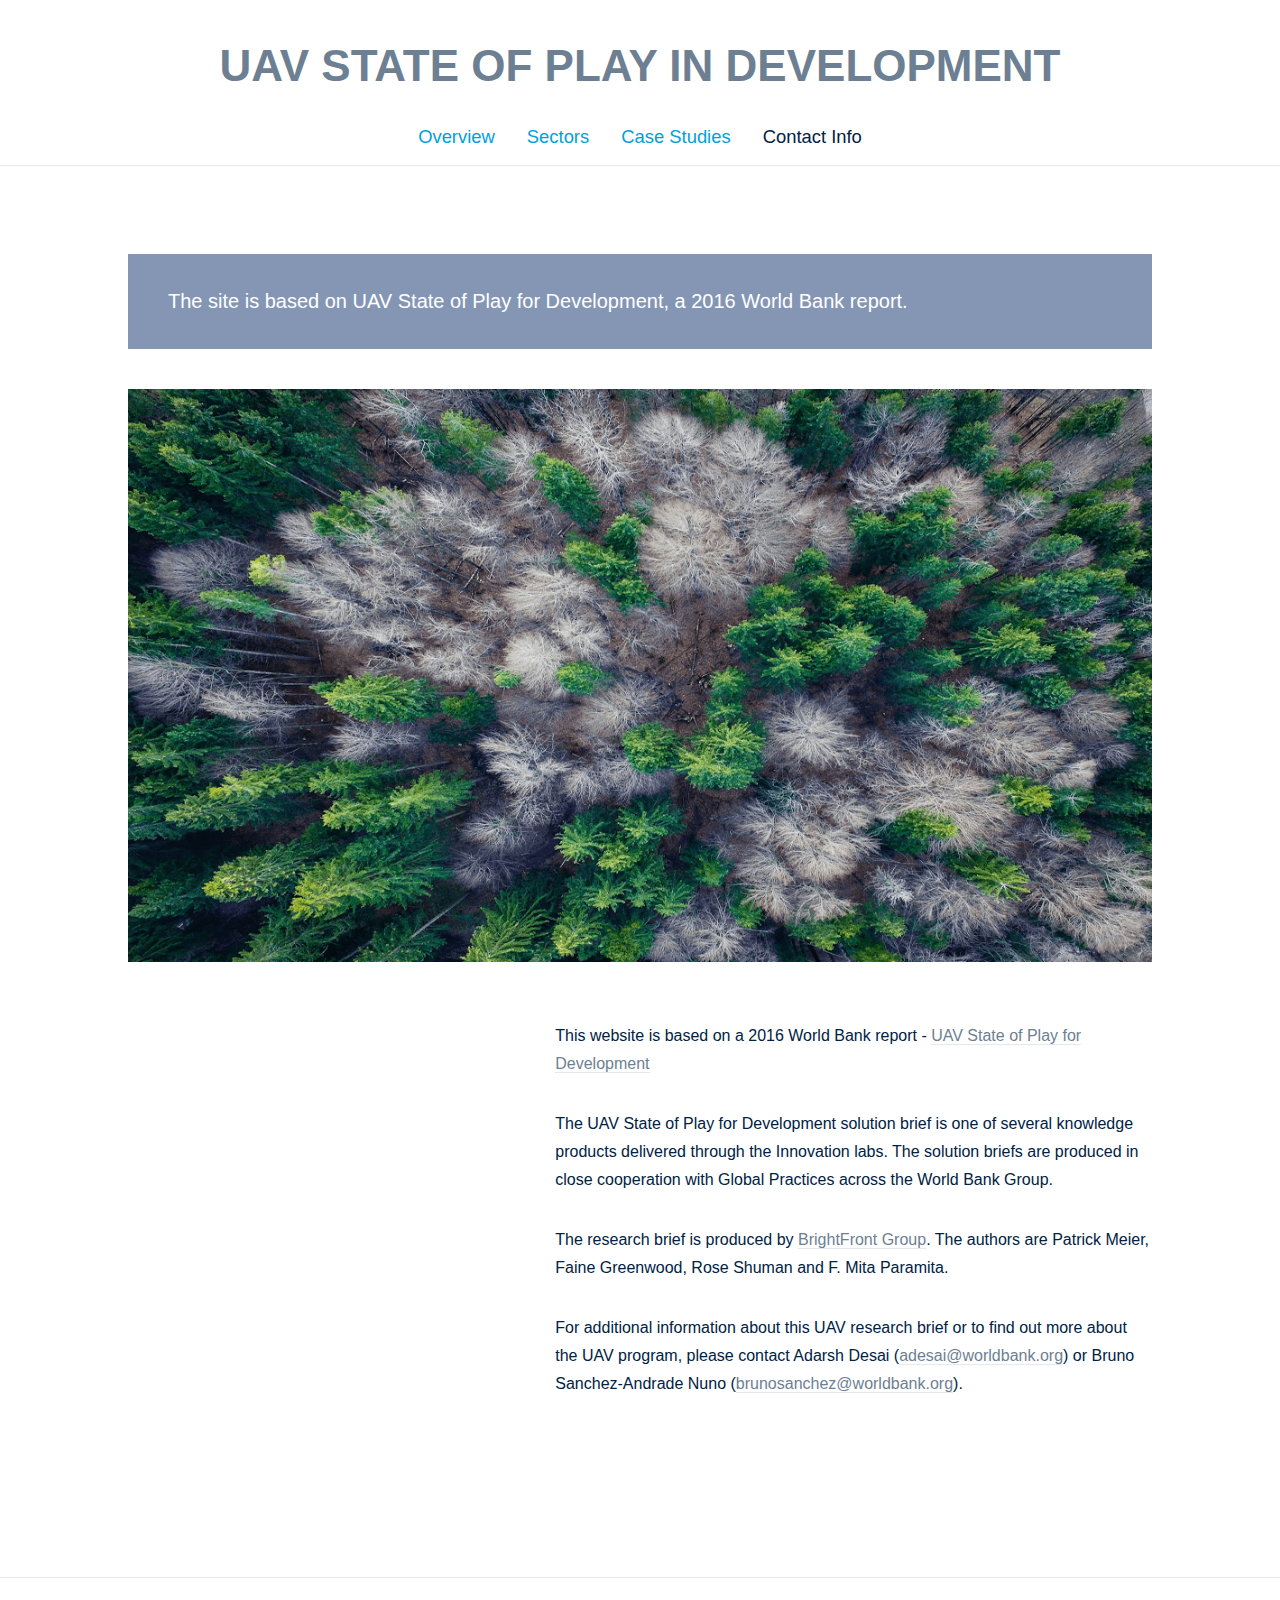
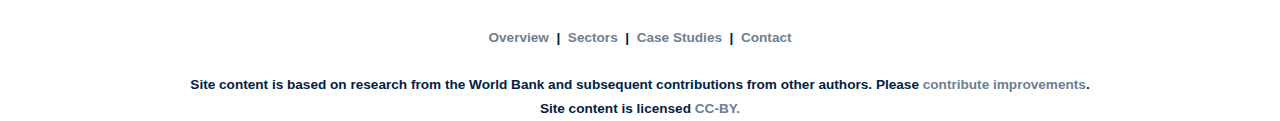
<file: contact-info.html>
<!DOCTYPE html>
<html>
<head>
	<title>Contact Info - UAV STATE OF Play in Development</title>
	<meta http-equiv="Content-Type" content="text/html; charset=utf-8"/>
	<meta name="viewport" content="width=device-width, initial-scale=1.0">

	<link rel="stylesheet" type="text/css" href="css/style.css" />

	<link href="https://fonts.googleapis.com/css?family=Montserrat:400,700" rel="stylesheet">
	<link href="https://fonts.googleapis.com/css?family=Montserrat+Alternates:400,700" rel="stylesheet">
	<link href="https://fonts.googleapis.com/css?family=Roboto:300,300i,400,400i,500,500i,700,700i,900,900i" rel="stylesheet">

	<meta http-equiv="Content-Security-Policy" content="
	default-src 'self';
    font-src 'self' https://fonts.gstatic.com;
    frame-src 'self' https://a.tiles.mapbox.com https://www.mapbox.com https://www.scribd.com/ https://docs.google.com/ ;
    img-src 'self';
    script-src 'self'  https://ajax.googleapis.com 'unsafe-inline' ;
    style-src 'self' 'unsafe-inline' ;
    ">

</head>

<body class="no-header-page wsite-page-case-studies wsite-theme-light full-width-on">
	<div class="body-wrap">
		<div class="wrapper">

			<div id="header-wrap">
				<label for="nav-trigger" class="nav-trigger hamburger">
					<span class="open-btn">
						<span class="mobile"></span>
						<span class="mobile"></span>
						<span class="mobile"></span>
					</span>
				</label>
				<div id="logo">
					<span class="wsite-logo">
						<a href="/"><span id="wsite-title">UAV STATE OF Play in Development</span></a>
					</span>
				</div>
				<div id="nav">
					<div class="container">
						<ul class="wsite-menu-default">
							<li class="wsite-menu-item-wrap">
								<a href="index.html" class="wsite-menu-item">Overview</a>
							</li>
							<li class="wsite-menu-item-wrap">
								<a href="sectors.html" class="wsite-menu-item">Sectors</a>
							</li>
							<li class="wsite-menu-item-wrap">
								<a href="case-studies.html" class="wsite-menu-item">Case Studies</a>
							</li>
							<li id="active" class="wsite-menu-item-wrap">
								<a href="contact-info.html" class="wsite-menu-item">Contact Info</a>
							</li>
						</ul>
					</div>
				</div>
	    	</div><!-- end header-wrap -->

			<div id="main-wrap">
				<div class="container">
					<div id='wsite-content' class='wsite-elements wsite-not-footer'>
						<blockquote>The site is based on UAV State of Play for Development, a 2016 World Bank report.</blockquote>
						<p><img src="images/Top-Tree.png" class="image-res"></p>

						<div class="wsite-multicol">
							<div class="wsite-multicol-table-wrap" style="margin:0 -15px;">
								<table class="wsite-multicol-table">
									<tbody class="wsite-multicol-tbody">
										<tr class="wsite-multicol-tr">
											<td class="wsite-multicol-col col-40">
												<iframe class="scribd_iframe_embed" src="https://www.scribd.com/embeds/320974919/content?start_page=1&view_mode=scroll&show_recommendations=true" data-auto-height="false" data-aspect-ratio="undefined" scrolling="no" id="doc_1725" width="100%" height="500px" frameborder="0"></iframe>				
											</td>

											<td class="wsite-multicol-col col-60">
												<div class="paragraph">
													<p><br>This website is based on a 2016 World Bank report - <a target="_blank" href="https://www.scribd.com/document/320974919/UAV-State-of-Play-for-Development">UAV State of Play for Development</a></p><p>The UAV State of Play for Development solution brief is one of several knowledge products delivered through the Innovation labs. The solution briefs are produced in close cooperation with Global Practices across the World Bank Group.</p><p>The research brief is produced by <a target="_blank" href="http://brightfrontgroup.com">BrightFront Group</a>. The authors are Patrick Meier, Faine Greenwood, Rose Shuman and F. Mita Paramita.</p><p>For additional information about this UAV research brief or to find out more about the UAV program, please contact Adarsh Desai (<a href="mailto:adesai@worldbank.org">adesai@worldbank.org</a>) or Bruno Sanchez-Andrade Nuno (<a href="mailto:brunosanchez@worldbank.org">brunosanchez@worldbank.org</a>).</p>
												</div>
											</td>
										</tr>
									</tbody>
								</table>
							</div>
						</div>
					</div><!-- end container -->
				</div>
			</div><!-- end main-wrap -->


			<div id="footer-wrap">
				<div class="container">
					<p class="text-center">
						<br/><br/>
						<strong><a href="index.html">Overview</a>&nbsp;&nbsp;|&nbsp;&nbsp;<a href="sectors.html">Sectors</a>&nbsp;&nbsp;|&nbsp;&nbsp;<a href="case-studies.html">Case Studies</a>&nbsp;&nbsp;|&nbsp;&nbsp;<a href="contact-info.html">Contact</a><strong/>
						<br/><br/>
						Site content is based on research from the World Bank and subsequent contributions from other authors. Please <a href="https://github.com/Uav-development/uav-development.github.io" target="_blank">contribute improvements</a>.<br/>Site content is licensed <a href="https://creativecommons.org/licenses/by/4.0/" target="_blank">CC-BY.</a>
					</p>
				</div>
			</div>


		</div><!--/.wrapper-->


		<div class="mobile-wrap">
			<div id="navmobile" class="nav">
				<div class="wsite-mobile-menu">
					<div class="wsite-animation-wrap" style="position: relative; height: 100%;">
						<ul class="wsite-menu-default wsite-menu-slide" style="position: absolute; top: 0px; left: 0px; width: 100%; height: 100%;">
							<li id="pg306535675177030277" class="wsite-menu-item-wrap">
								<a href="index.html" class="wsite-menu-item">Overview</a>
							</li>
							<li id="pg625864076963229167" class="wsite-menu-item-wrap">
								<a href="sectors.html" class="wsite-menu-item">Sectors</a>
							</li>
							<li id="pg887539459335306496" class="wsite-menu-item-wrap">
								<a href="case-studies.html" class="wsite-menu-item">Case Studies</a>
							</li>
							<li id="active" class="wsite-menu-item-wrap">
								<a href="contact-info.html" class="wsite-menu-item">Contact Info</a>
							</li>
						</ul>
					</div>
				</div>
			</div>
		</div>

	</div>
	
<script src='https://ajax.googleapis.com/ajax/libs/jquery/1.8.3/jquery.min.js'></script>
<script>if (!window.jQuery) { document.write('<script src="js/jquery.min.js"><\/script>'); }</script>
<script type="text/javascript" src="js/custom.js"></script>

</body>
</html>
</file>
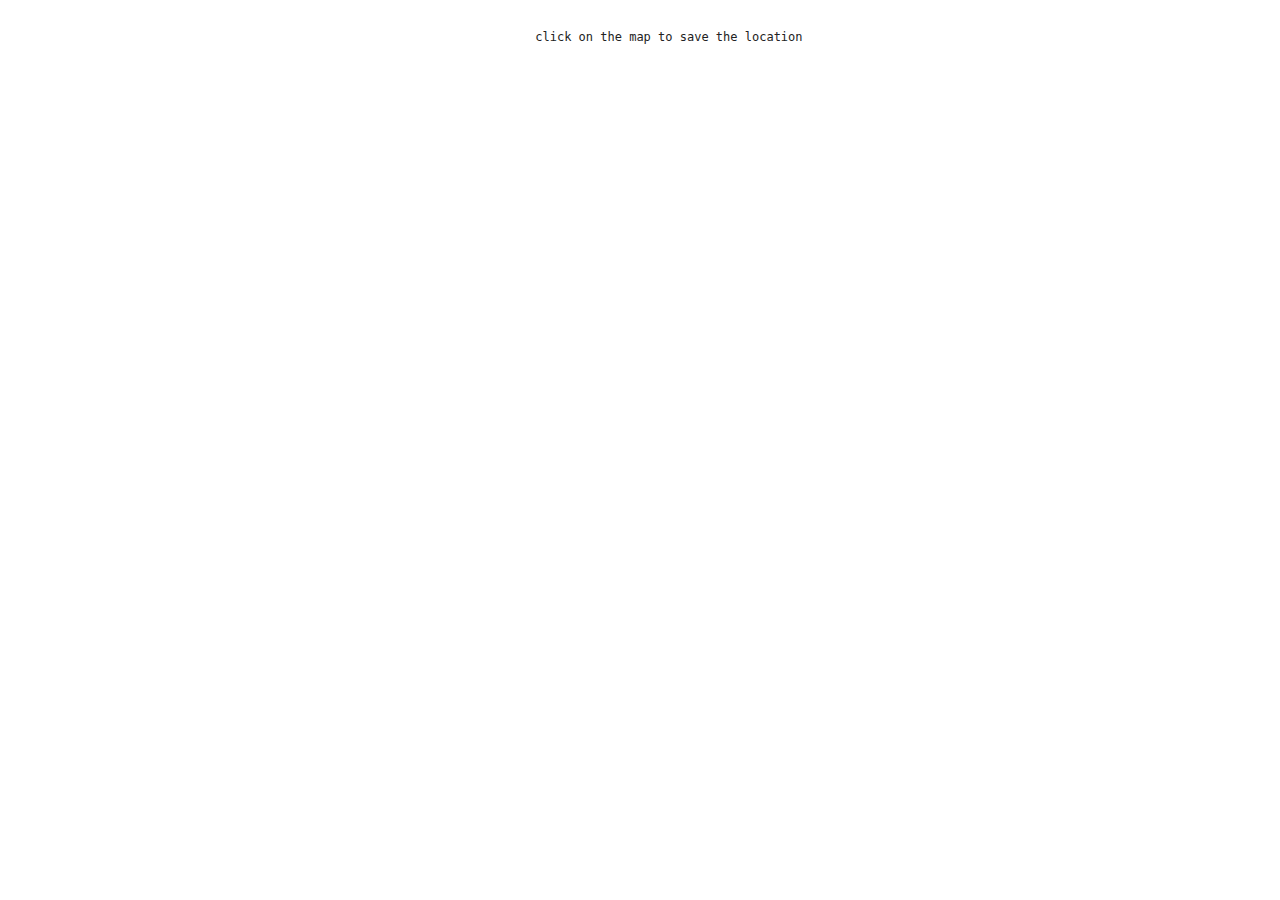
<file: lnglat-finder.html>
<!DOCTYPE html>
<html>
<head>
    <meta charset='utf-8' />
    <title></title>
    <meta name='viewport' content='initial-scale=1,maximum-scale=1,user-scalable=no' />
    <script src='https://api.tiles.mapbox.com/mapbox-gl-js/v0.37.0/mapbox-gl.js'></script>
    <link href='https://api.tiles.mapbox.com/mapbox-gl-js/v0.37.0/mapbox-gl.css' rel='stylesheet' />
    <style>
        body { margin:0; padding:0; }
        #map { position:absolute; top:0; bottom:0; width:100%; }
    </style>
</head>
<body>

<script>
if (self == top) {
  var theBody = document.getElementsByTagName('body')[0];
  theBody.style.display = "block";
} else {
  top.location = self.location;
}
</script>

<style type='text/css'>
    #info {
        display: block;
        position: relative;
        margin: 0px auto;
        width: 50%;
        padding: 10px;
        border: none;
        border-radius: 3px;
        font-size: 12px;
        text-align: center;
        color: #222;
        background: #fff;
    }

    #saved-marker {
        display: block;
        position: relative;
        bottom: 0;
        margin: 0px auto;
        width: 50%;
        padding: 10px;
        border: none;
        border-radius: 3px;
        font-size: 12px;
        text-align: center;
        color: #222;
        background: #fff;
    }

</style>
<div id='map'></div>
<pre id='info'></pre>
<pre id='saved-marker'>
        click on the map to save the location
</pre>
<script>
mapboxgl.accessToken = 'pk.eyJ1IjoibWlyZWlsbGUiLCJhIjoiY2oyMXhxeHEwMDAwODMzbWdmc2pkZzc2MCJ9.dnTlkXT6i4qEy7LygdIhfA';
var map = new mapboxgl.Map({
    container: 'map', // container id
    style: 'mapbox://styles/mapbox/satellite-v9',
    center: [ 79.97627, 7.08621], // starting position
    zoom:15 // starting zoom
});

map.on('mousemove', function (e) {
    document.getElementById('info').innerHTML =
        // e.point is the x, y coordinates of the mousemove event relative
        // to the top-left corner of the map
        JSON.stringify(e.point) + '<br />' +
            // e.lngLat is the longitude, latitude geographical position of the event
        JSON.stringify(e.lngLat);
});

map.on('click' , function(e) {
     document.getElementById('saved-marker').innerHTML =  document.getElementById('saved-marker').innerHTML +  JSON.stringify(e.point) + '<br />' +  JSON.stringify(e.lngLat);

});

</script>

</body>
</html>
</file>
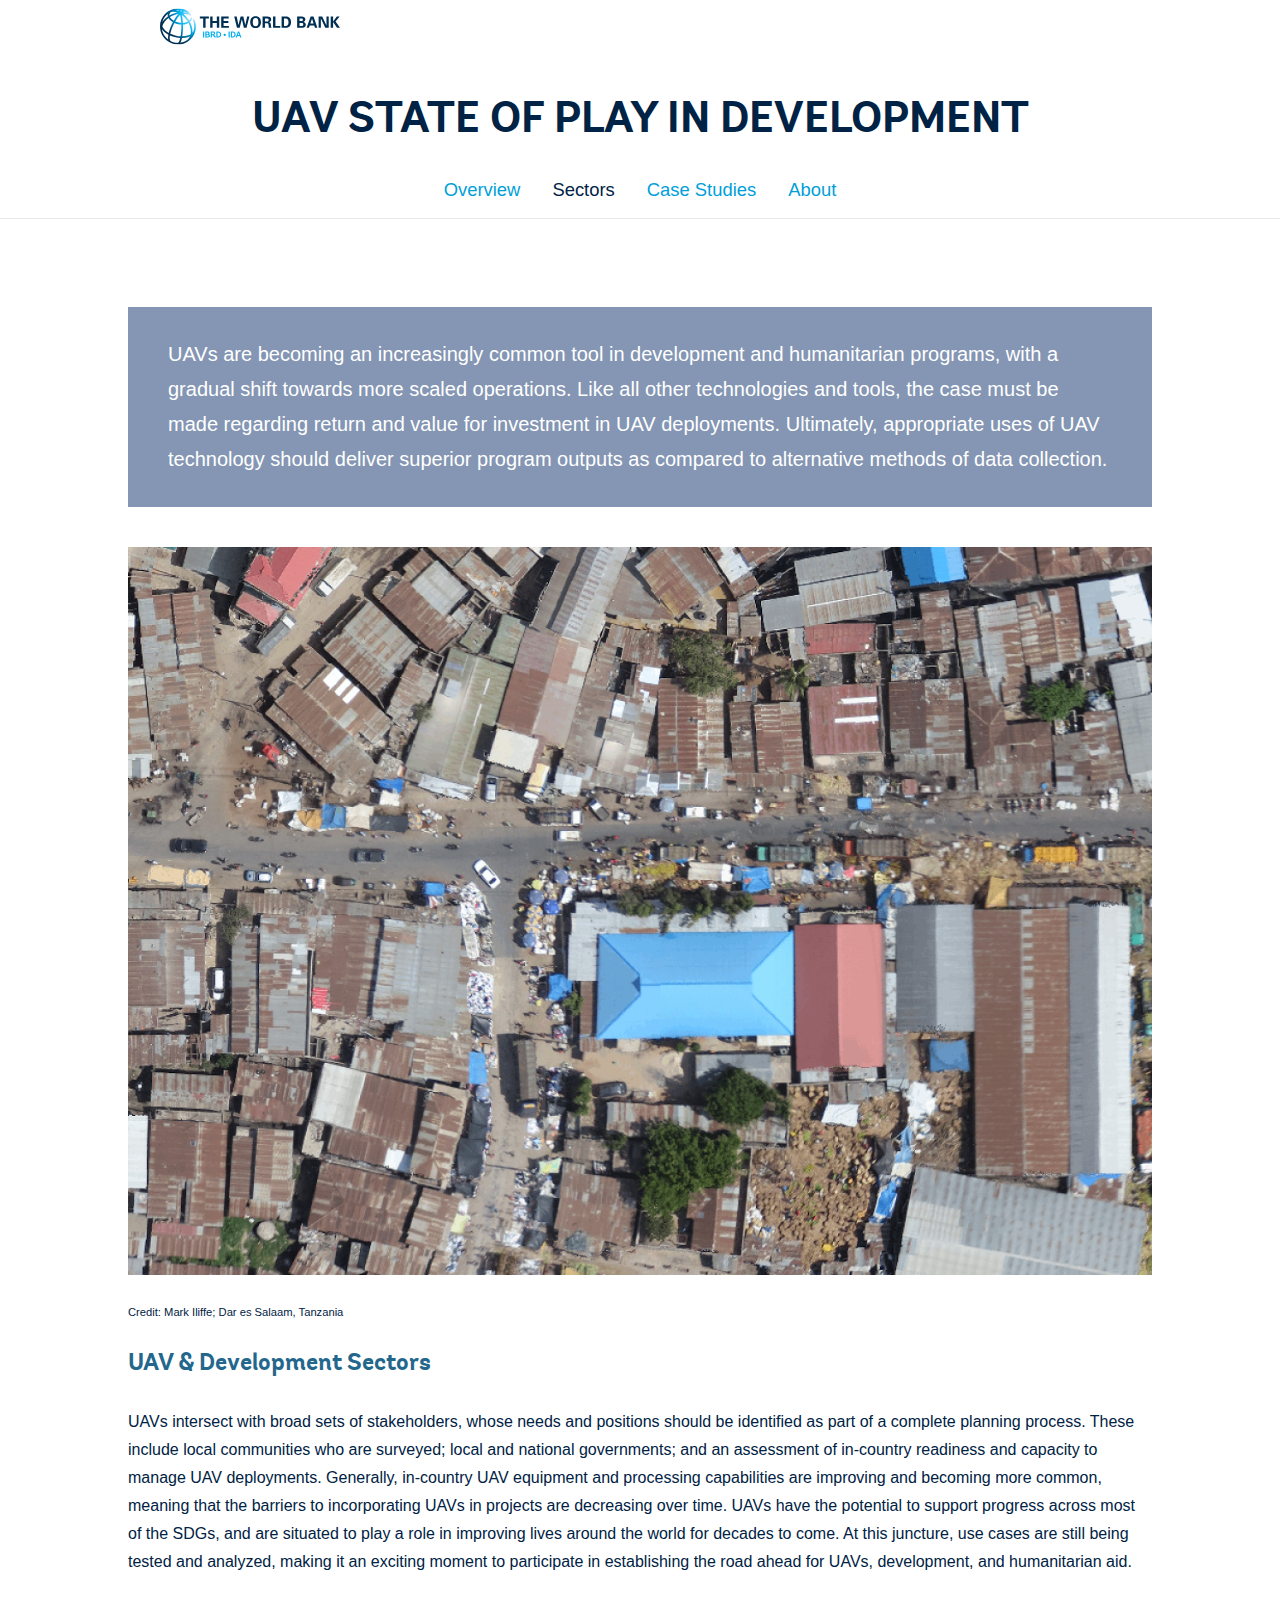
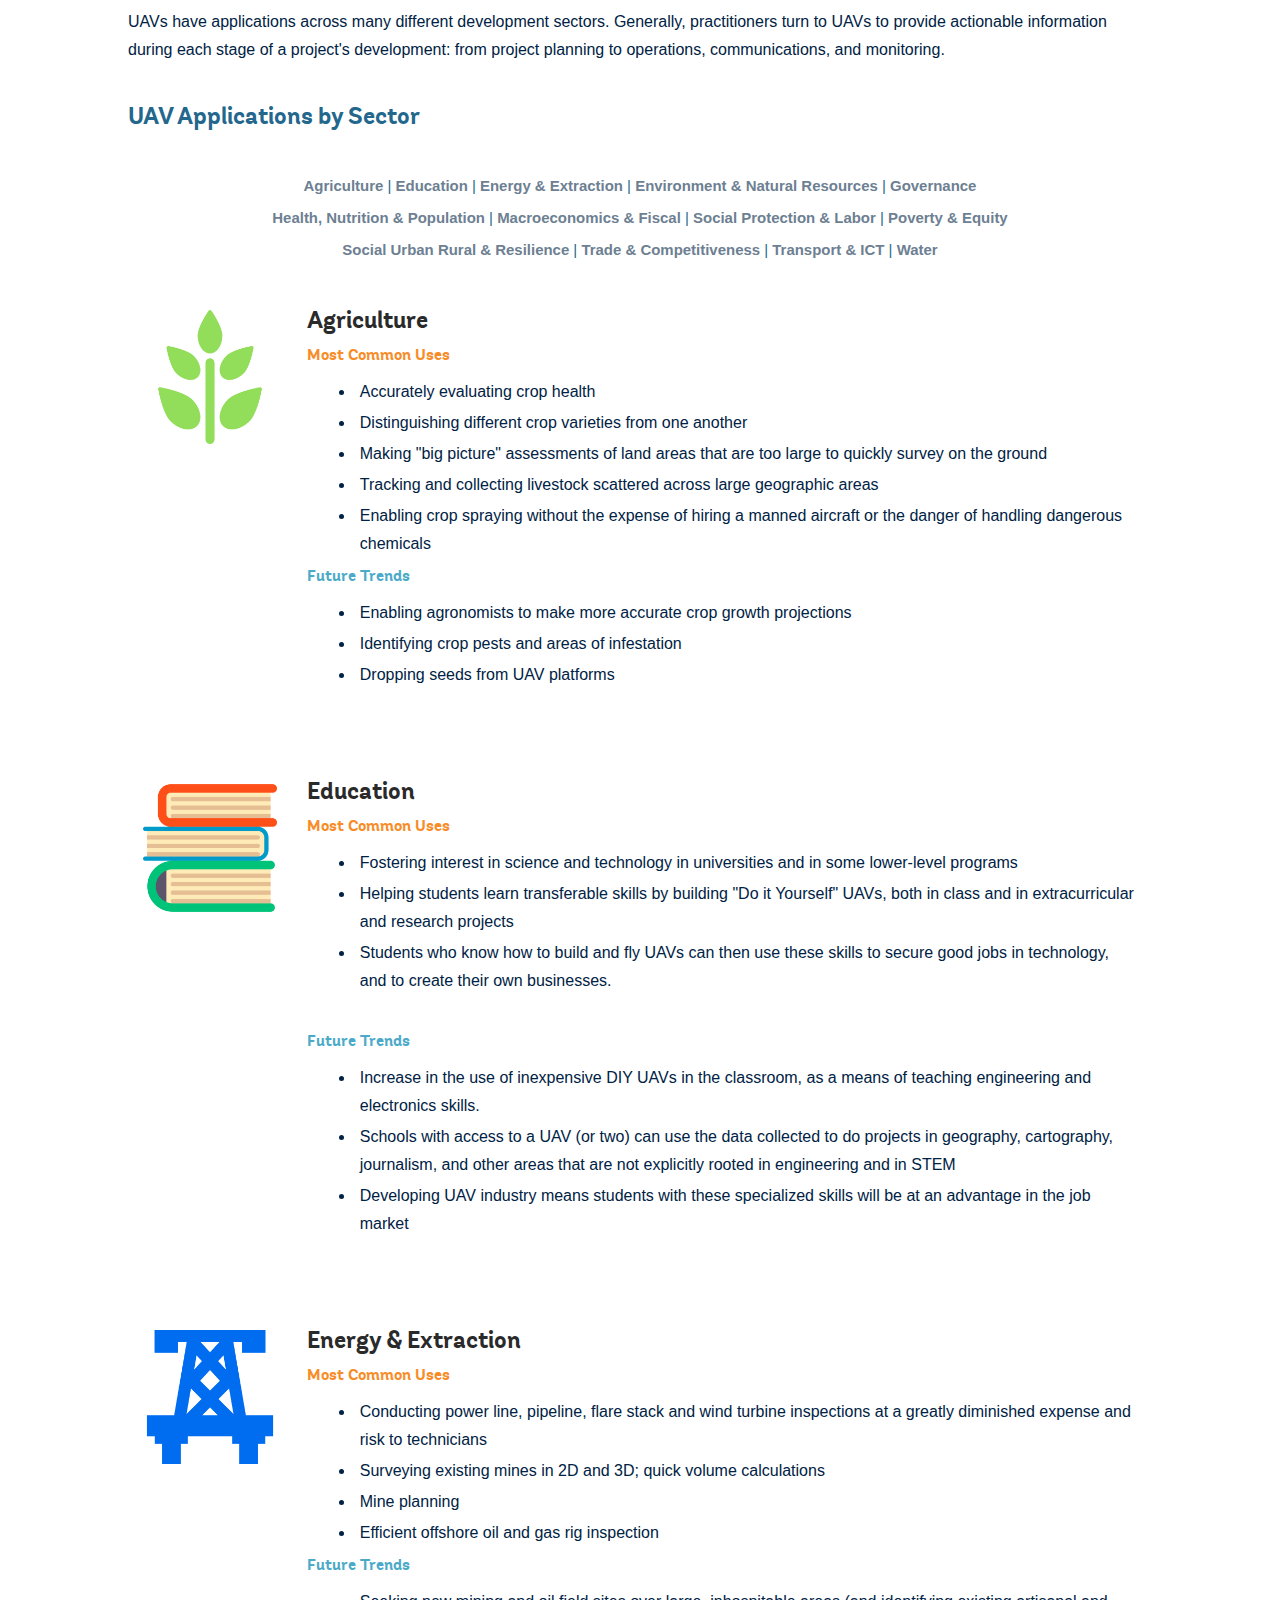
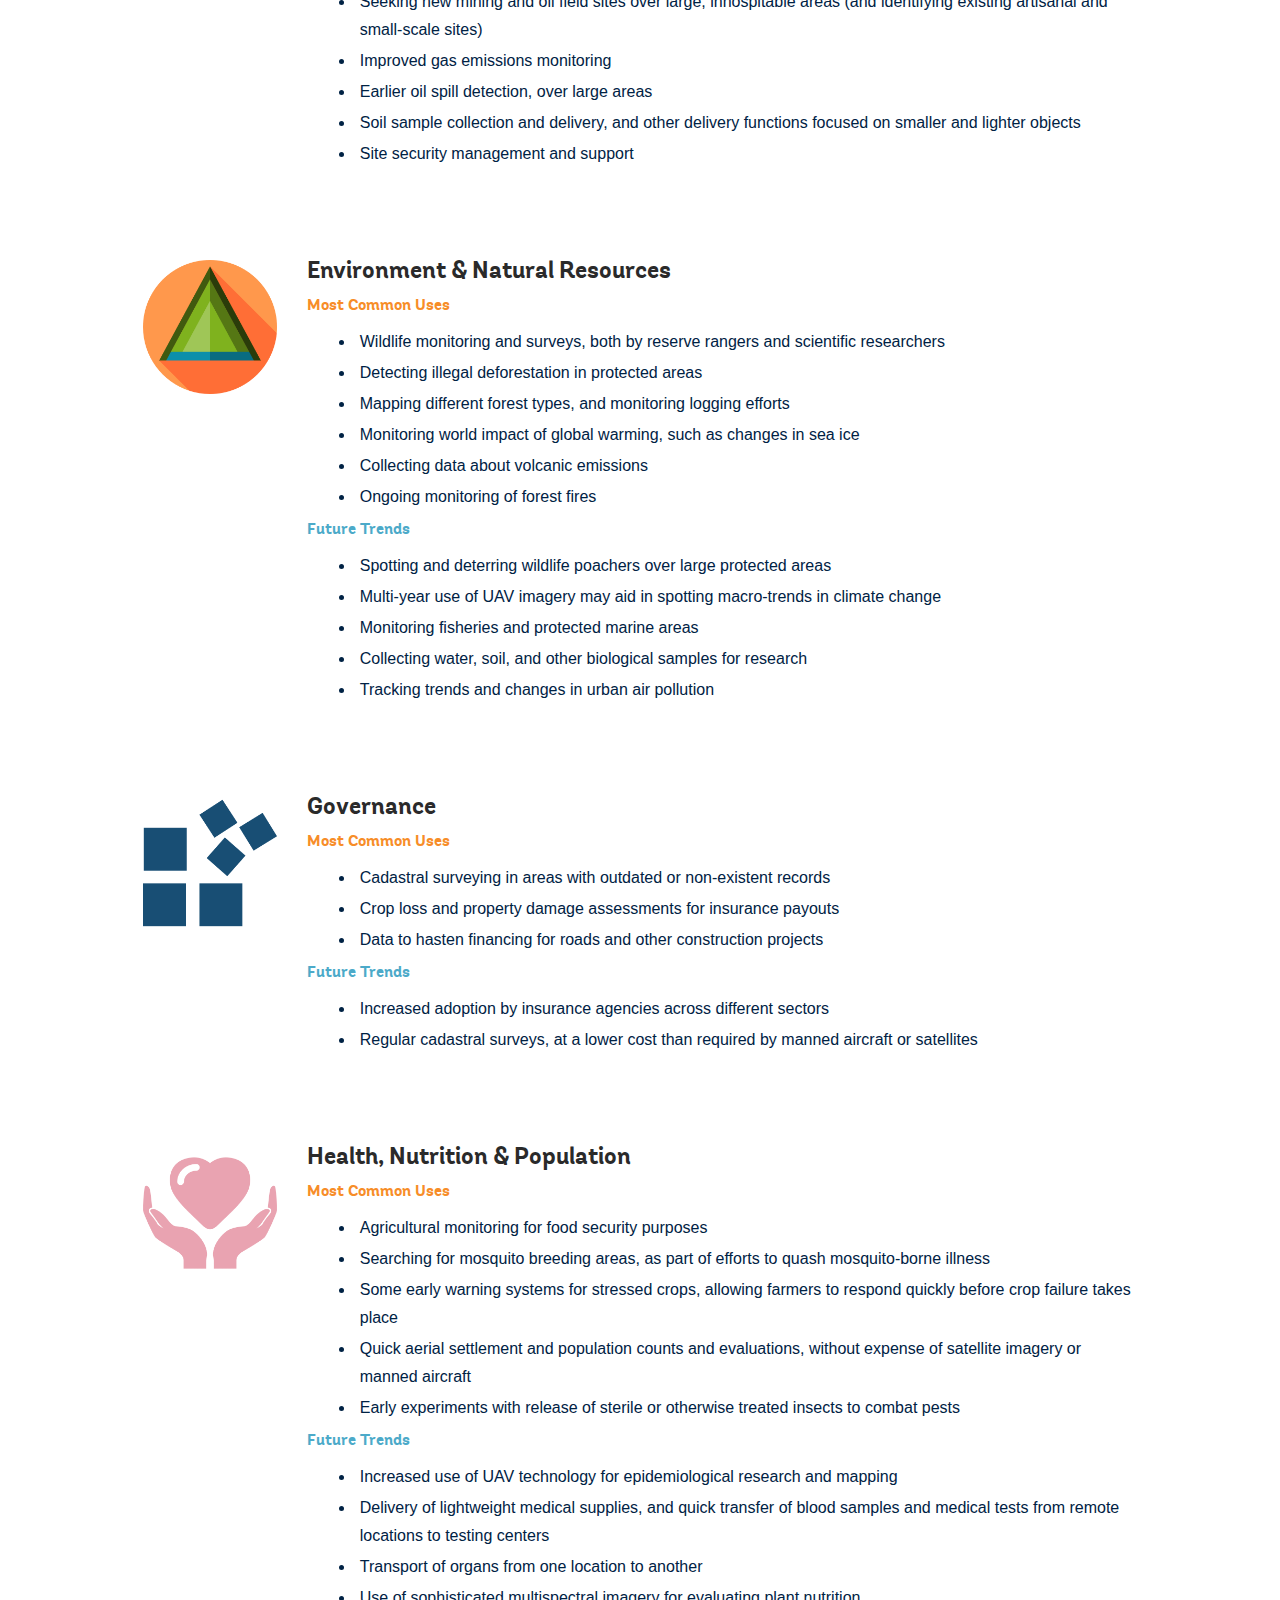
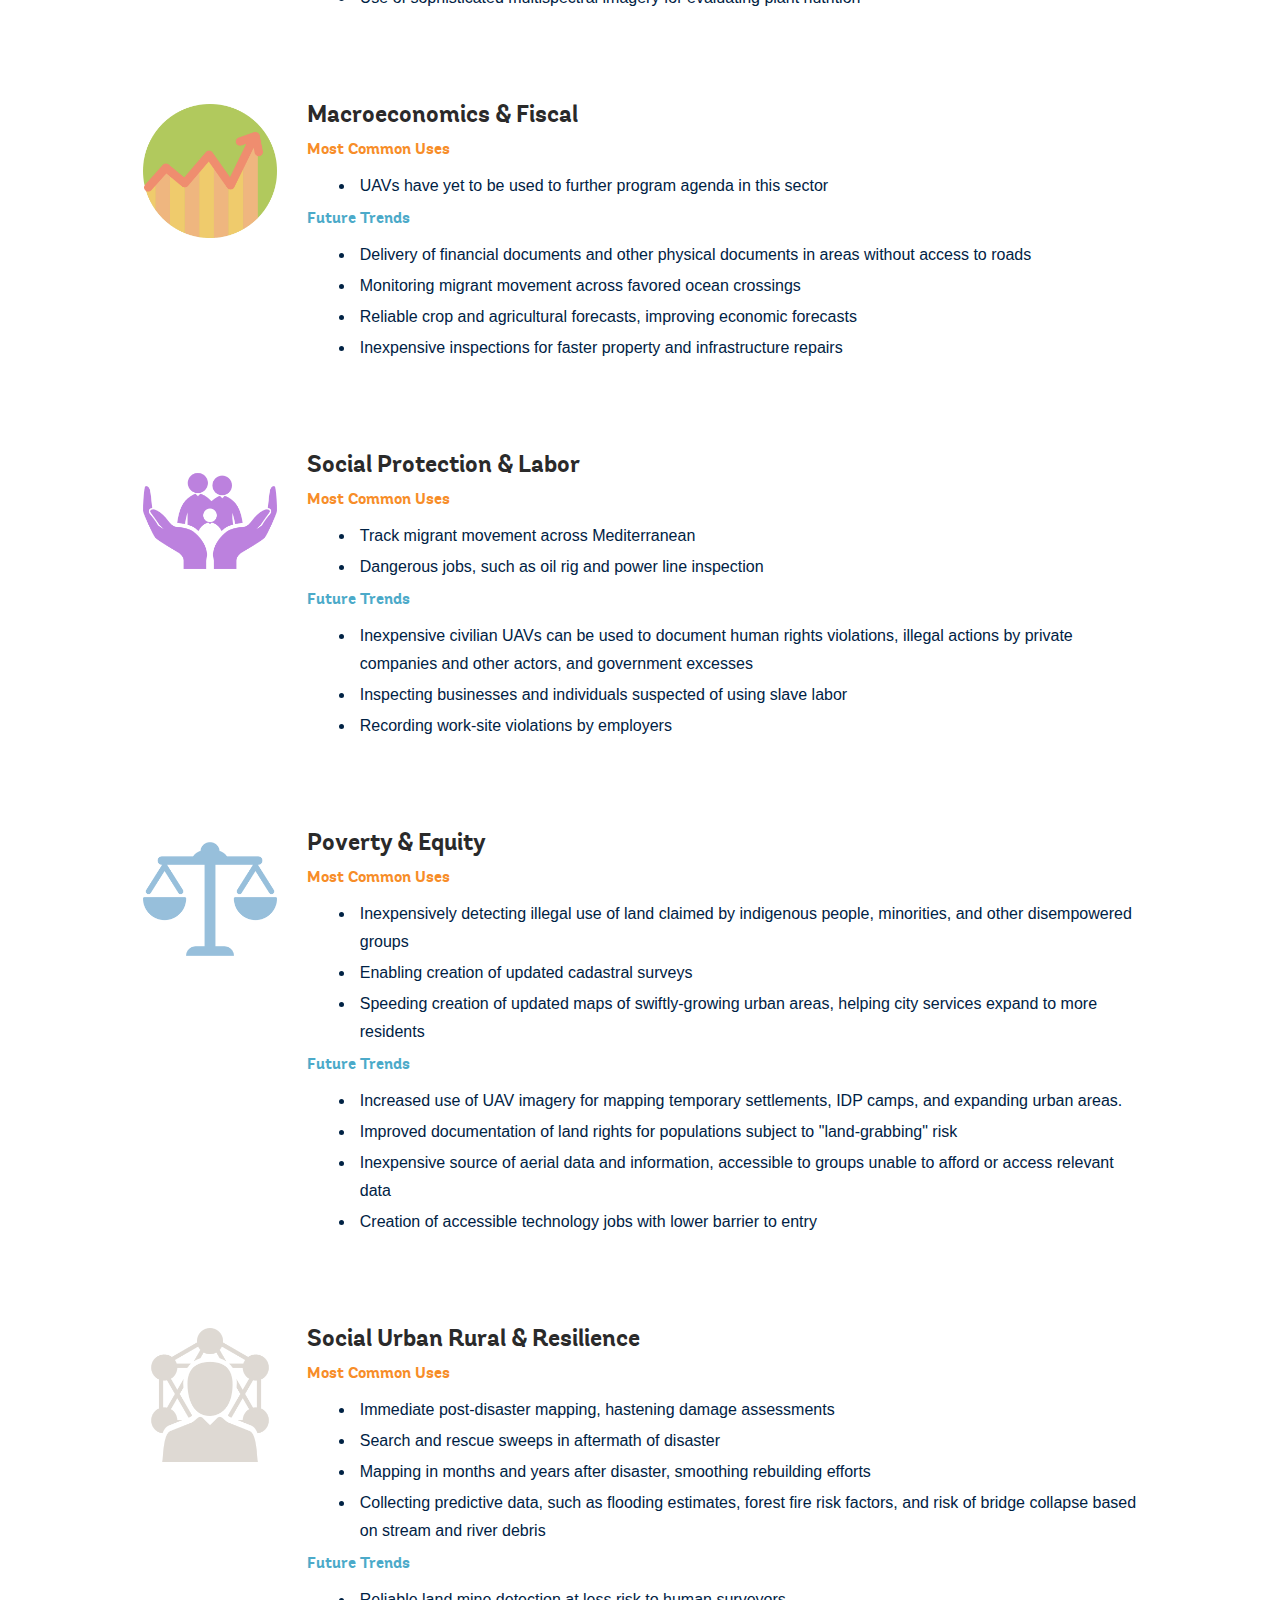
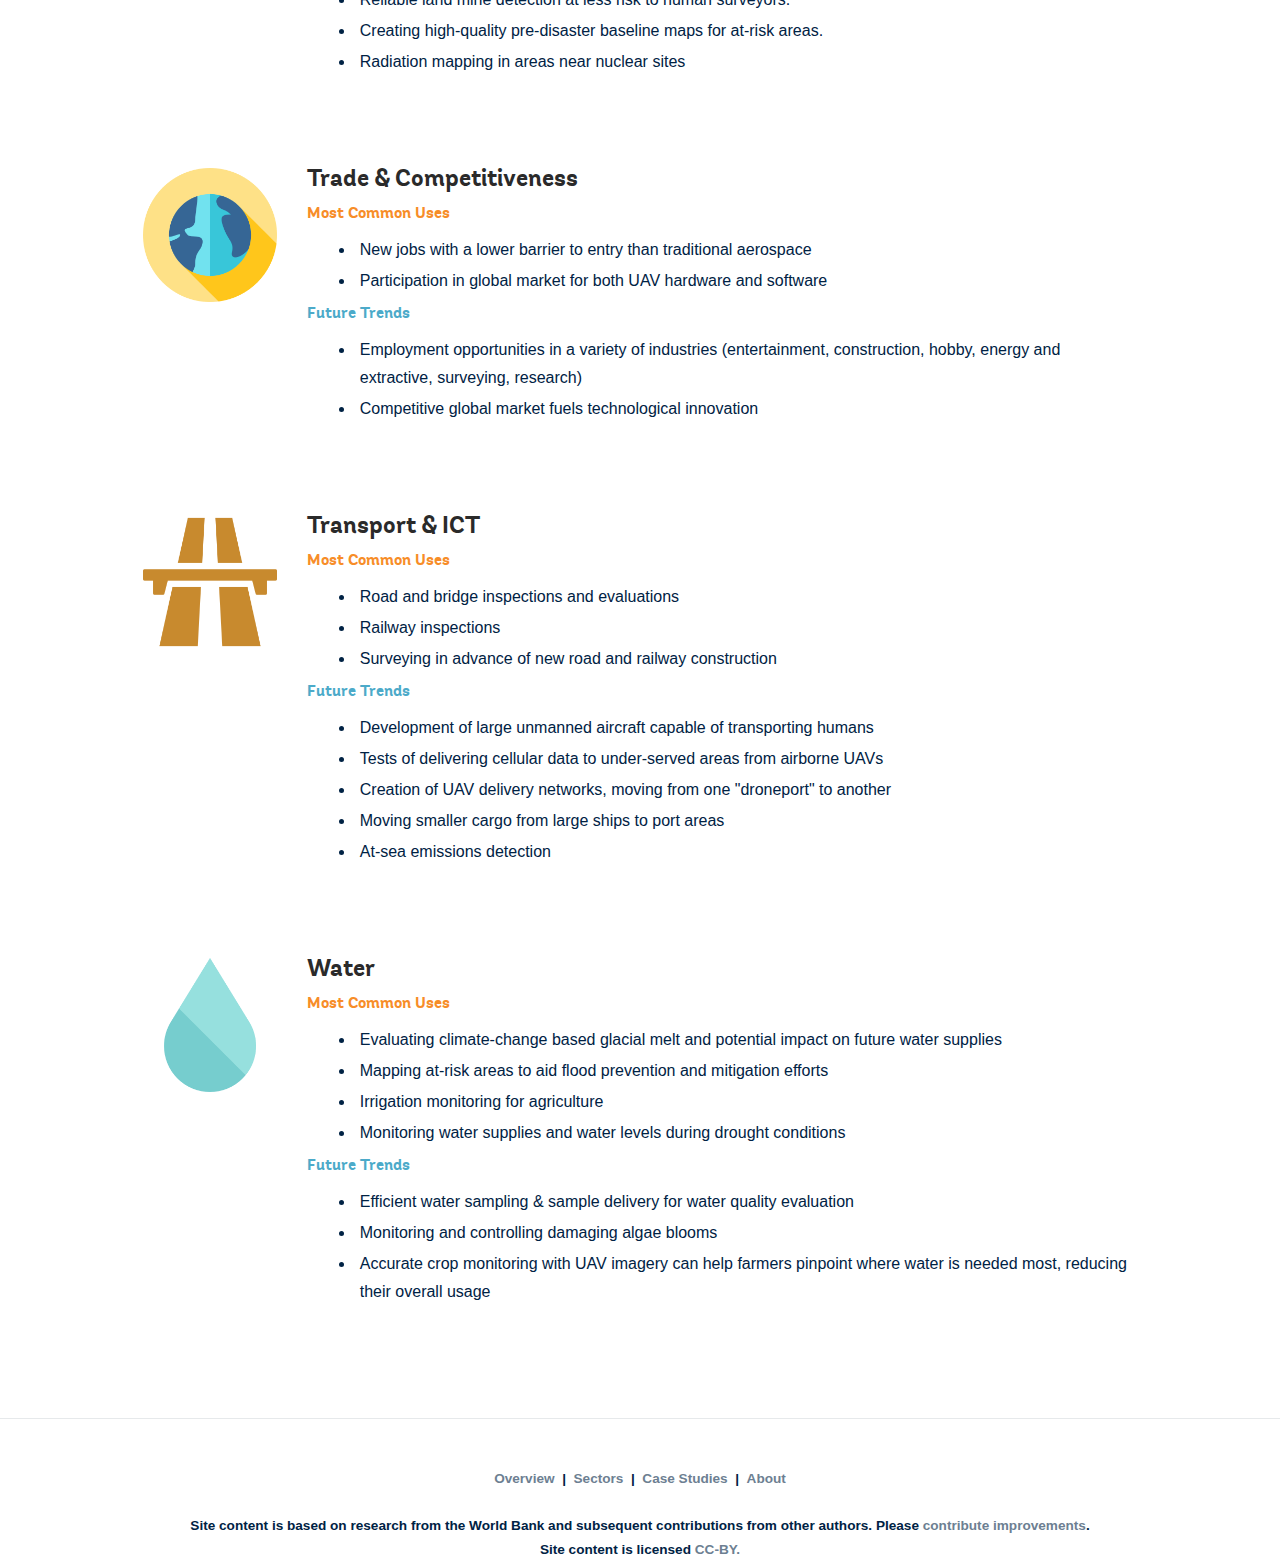
<file: sectors.html>
<!DOCTYPE html>
<html>
<head>
	<title>Sectors - UAV STATE OF Play in Development</title>
	<meta http-equiv="Content-Type" content="text/html; charset=utf-8"/>
	<meta name="viewport" content="width=device-width, initial-scale=1.0">

	<link rel="stylesheet" type="text/css" href="css/global.css" />
	<link rel="stylesheet" type="text/css" href="css/style.css" />

	<link href="https://fonts.googleapis.com/css?family=Montserrat:400,700" rel="stylesheet">
	<link href="https://fonts.googleapis.com/css?family=Montserrat+Alternates:400,700" rel="stylesheet">
	<link href="https://fonts.googleapis.com/css?family=Roboto:300,300i,400,400i,500,500i,700,700i,900,900i" rel="stylesheet">

	<meta http-equiv="Content-Security-Policy" content="
	default-src 'self';
    font-src 'self' https://fonts.gstatic.com;
    frame-src 'self' https://a.tiles.mapbox.com https://docs.google.com/ https://www.mapbox.com;
    img-src 'self';
    script-src 'self'  https://ajax.googleapis.com 'unsafe-inline' ;
    style-src 'self' https://fonts.googleapis.com/ 'unsafe-inline' ;
    ">

    <meta http-equiv="Access-Control-Allow-Origin" content="Origin">
    <meta http-equiv="X-XSS-Protection"  content="1;mode=block" always>
    <meta http-equiv="X-Content-Type-Options" content="'nosniff' always">
    
    <meta http-equiv="Cache-Control" content="no-cache, no-store, must-revalidate" />
	<meta http-equiv="Pragma" content="no-cache" />
	<meta http-equiv="Expires" content="0" />

	<meta name="referrer" content="no-referrer" />
	<meta http-equiv="X-Frame-Options" content="deny">

</head>

<script>
if (self == top) {
  var theBody = document.getElementsByTagName('body')[0];
  theBody.style.display = "block";
} else {
  top.location = self.location;
}
</script>

<body class="no-header-page wsite-page-sectors wsite-theme-light full-width-on">
	<div class="body-wrap">


		<!-- Start World Bank header -->
		<div id="hf_header_wrapper">
		    <div class="_header_container">
		        <ul class="_branding">
		            <li class="_logo"><a href="http://www.worldbank.org"><img title="The World Bank Working for a World Free of Poverty" alt="The World Bank Working for a World Free of Poverty" src="images/logo-wb-header-en.svg" style="width:182px;"></a></li>
		        </ul>
		    </div>
		</div>
		<!-- End World Bank header -->


		<div class="wrapper">

			<div id="header-wrap">
				<label for="nav-trigger" class="nav-trigger hamburger">
					<span class="open-btn">
						<span class="mobile"></span>
						<span class="mobile"></span>
						<span class="mobile"></span>
					</span>
				</label>
				<div id="logo">
					<span class="wsite-logo">
						<a href="/"><span id="wsite-title" class="title">UAV STATE OF Play in Development</span></a>
					</span>
				</div>
				<div id="nav">
					<div class="container">
						<ul class="wsite-menu-default">
							<li class="wsite-menu-item-wrap">
								<a href="index.html" class="wsite-menu-item">Overview</a>
							</li>
							<li id="active" class="wsite-menu-item-wrap">
								<a href="sectors.html" class="wsite-menu-item">Sectors</a>
							</li>
							<li class="wsite-menu-item-wrap">
								<a href="case-studies.html" class="wsite-menu-item">Case Studies</a>
							</li>
							<li class="wsite-menu-item-wrap">
								<a href="about.html" class="wsite-menu-item">About</a>
							</li>
						</ul>
					</div>
				</div>
			</div><!-- end header-wrap -->


			<div id="main-wrap">
				<div class="container">
					<div id='wsite-content' class='wsite-elements wsite-not-footer'>
						<blockquote>UAVs are becoming an increasingly common tool in development and humanitarian programs, with a gradual shift towards more scaled operations. Like all other technologies and tools, the case must be made regarding return and value for investment in UAV deployments. Ultimately, appropriate uses of UAV technology should deliver superior program outputs as compared to alternative methods of data collection.</blockquote>

						<p><img class="image-res" src="images/Top-Market.png"></p>
						<div style="display:block;font-size:70%">Credit: Mark Iliffe; Dar es Salaam, Tanzania</div>

						<div class="paragraph">
							<h3 class="text-accent">UAV &amp; Development Sectors</h3>
							<p>UAVs intersect with broad sets of stakeholders, whose needs and positions should be identified as part of a complete planning process. These include local communities who are surveyed; local and national governments; and an assessment of in-country readiness and capacity to manage UAV deployments. Generally, in-country UAV equipment and processing capabilities are improving and becoming more common, meaning that the barriers to incorporating UAVs in projects are decreasing over time. UAVs have the potential to support progress across most of the SDGs, and are situated to play a role in improving lives around the world for decades to come. At this juncture, use cases are still being tested and analyzed, making it an exciting moment to participate in establishing the road ahead for UAVs, development, and humanitarian aid.</p>
							<p>UAVs have applications across many different development sectors. Generally, practitioners turn to UAVs to provide actionable information during each stage of a project's development: from project planning to operations, communications, and monitoring.</p>
						</div>

						<div class="paragraph">
							<h3 class="text-accent">UAV Applications by Sector</h3>
						</div>

						<h2 class="menu-id wsite-content-title text-center">
							<div style="display:block;font-size:85%">
								<a href="#agriculture">Agriculture</a> | <a href="#education">Education</a> | <a href="#energy">Energy &amp; Extraction</a> | <a href="#environment">Environment &amp; Natural Resources</a> | <a href="#governance">Governance</a> <br/> <a href="#health">Health, Nutrition &amp; Population</a> | <a href="#fiscal">Macroeconomics &amp; Fiscal</a> | <a href="#social">Social Protection &amp; Labor</a> | <a href="#poverty">Poverty &amp; Equity</a> <br/><a href="#urban">Social Urban Rural &amp; Resilience</a> | <a  href="#trade">Trade &amp; Competitiveness</a> | <a href="#transport">Transport &amp; ICT</a> | <a href="#water">Water</a>
					                 </div>
						</h2>
						</br>



						<div class="wsite-multicol">
							<div class="wsite-multicol-table-wrap">
								<table class="wsite-multicol-table">
									<tbody class="wsite-multicol-tbody">
										<tr class="wsite-multicol-tr">
											<td class="wsite-multicol-col col-14">
												<div class="wsite-image wsite-image-border-none image-ico">
													<a name="agriculture"><img src="images/i-grain.png" alt="Picture" class="image-res"></a>
												</div>
											</td>
											<td class="wsite-multicol-col col-86">
												<div class="paragraph">
													<h3 class="h3-sectors">Agriculture</h3>
													<h4 class="h4-sectors">Most Common Uses</h4>

													<ul>
														<li>Accurately evaluating crop health</li>
														<li>Distinguishing different crop varieties from one another</li>
														<li>Making "big picture" assessments of land areas that are too large to quickly survey on the ground</li>
														<li>Tracking and collecting livestock scattered across large geographic areas</li>
														<li>Enabling crop spraying without the expense of hiring a manned aircraft or the danger of handling dangerous chemicals</li>
													</ul>

													<h4 class="h4-sectors h4-sectors--sec">Future Trends</h4>

													<ul>
														<li>Enabling agronomists to make more accurate crop growth projections</li>
														<li>Identifying crop pests and areas of infestation</li>
														<li>Dropping seeds from UAV platforms</li>
													</ul>
												</div>
											</td>
										</tr>
									</tbody>
								</table>
							</div>
						</div>

						<div class="wsite-spacer spacer"></div>

						<div class="wsite-multicol">
							<div class="wsite-multicol-table-wrap">
								<table class="wsite-multicol-table">
									<tbody class="wsite-multicol-tbody">
										<tr class="wsite-multicol-tr">
											<td class="wsite-multicol-col col-14">
												<div class="wsite-image wsite-image-border-none image-ico">
													<a name="education"><img src="images/i-book.png" alt="Picture" class="image-res"></a>
												<div>
											</td>
											<td class="wsite-multicol-col col-86">
												<div class="paragraph">
													<h3 class="h3-sectors">Education</h3>
													<h4 class="h4-sectors">Most Common Uses</h4>
													<ul>
														<li>Fostering interest in science and technology in universities and in some lower-level programs</li>
														<li>Helping students learn transferable skills by building "Do it Yourself" UAVs, both in class and in extracurricular and research projects</li>
														<li>Students who know how to build and fly UAVs can then use these skills to secure good jobs in technology, and to create their own businesses.<br /><br /></li>
													</ul>
													<h4 class="h4-sectors h4-sectors--sec">Future Trends</h4>
													<ul>
														<li>Increase in the use of inexpensive DIY UAVs in the classroom, as a means of teaching engineering and electronics skills.<br /></li>
														<li>Schools with access to a UAV (or two) can use the data collected to do projects in geography, cartography, journalism, and other areas that are not explicitly rooted in engineering and in STEM</li>
														<li>Developing UAV industry means students with these specialized skills will be at an advantage in the job market</li>
													</ul>
												</div>
											</td>
										</tr>
									</tbody>
								</table>
							</div>
						</div>

						<div class="wsite-spacer spacer"></div>

						<div class="wsite-multicol">
						<div class="wsite-multicol-table-wrap">
							<table class="wsite-multicol-table">
								<tbody class="wsite-multicol-tbody">
									<tr class="wsite-multicol-tr">
										<td class="wsite-multicol-col col-14">
											<div class="wsite-image wsite-image-border-none image-ico">
												<a name="energy"><img src="images/i-energy.png" alt="Picture" class="image-res"></a>
											</div>
										</td>
										<td class="wsite-multicol-col col-86">
											<div class="paragraph">
												<h3 class="h3-sectors">Energy & Extraction</h3>
												<h4 class="h4-sectors">Most Common Uses</h4>
												<ul>
													<li>Conducting power line, pipeline, flare stack and wind turbine inspections at a greatly diminished expense and risk to technicians</li>
													<li>Surveying existing mines in 2D and 3D; quick volume calculations</li>
													<li>Mine planning</li>
													<li>Efficient offshore oil and gas rig inspection</li>
												</ul>
												<h4 class="h4-sectors h4-sectors--sec">Future Trends</h4>
												<ul>
													<li>Seeking new mining and oil field sites over large, inhospitable areas (and identifying existing artisanal and small-scale sites)</li>
													<li>Improved gas emissions monitoring</li>
													<li>Earlier oil spill detection, over large areas</li>
													<li>Soil sample collection and delivery, and other delivery functions focused on smaller and lighter objects</li>
													<li>Site security management and support</li>
												</ul>
											</div>
										</td>
									</tr>
								</tbody>
							</table>
						</div>
						</div>

						<div class="wsite-spacer spacer"></div>

						<div class="wsite-multicol">
						<div class="wsite-multicol-table-wrap">
							<table class="wsite-multicol-table">
								<tbody class="wsite-multicol-tbody">
									<tr class="wsite-multicol-tr">
										<td class="wsite-multicol-col col-14">
											<div class="wsite-image wsite-image-border-none image-ico">
												<a name="environment"><img src="images/i-envo.png" alt="Picture" class="image-res"></a>
											</div>
										</td>
										<td class="wsite-multicol-col col-86">
											<div class="paragraph">
												<h3 class="h3-sectors">Environment & Natural Resources</h3>
												<h4 class="h4-sectors">Most Common Uses</h4>
												<ul>
													<li>Wildlife monitoring and surveys, both by reserve rangers and scientific researchers</li>
													<li>Detecting illegal deforestation in protected areas</li>
													<li>Mapping different forest types, and monitoring logging efforts</li>
													<li>Monitoring world impact of global warming, such as changes in sea ice</li>
													<li>Collecting data about volcanic emissions</li>
													<li>Ongoing monitoring of forest fires</li>
												</ul>
												<h4 class="h4-sectors h4-sectors--sec">Future Trends</h4>
												<ul>
													<li>Spotting and deterring wildlife poachers over large protected areas</li>
													<li>Multi-year use of UAV imagery may aid in spotting macro-trends in climate change</li>
													<li>Monitoring fisheries and protected marine areas</li>
													<li>Collecting water, soil, and other biological samples for research</li>
													<li>Tracking trends and changes in urban air pollution</li>
												</ul>
											</div>
										</td>
									</tr>
								</tbody>
							</table>
						</div>
						</div>

						<div class="wsite-spacer spacer"></div>

						<div class="wsite-multicol">
						<div class="wsite-multicol-table-wrap">
							<table class="wsite-multicol-table">
								<tbody class="wsite-multicol-tbody">
									<tr class="wsite-multicol-tr">
										<td class="wsite-multicol-col col-14">
											<div class="wsite-image wsite-image-border-none image-ico">
												<a name="governance"><img src="images/i-gov.png" alt="Picture" class="image-res"></a>
											</div>
										</td>
										<td class="wsite-multicol-col col-86">
											<div class="paragraph">
												<h3 class="h3-sectors">Governance</h3>
												<h4 class="h4-sectors">Most Common Uses</h4>
												<ul>
													<li>Cadastral surveying in areas with outdated or non-existent records</li>
													<li>Crop loss and property damage assessments for insurance payouts</li>
													<li>Data to hasten financing for roads and other construction projects</li>
												</ul>
												<h4 class="h4-sectors h4-sectors--sec">Future Trends</h4>
												<ul>
													<li>Increased adoption by insurance agencies across different sectors</li>
													<li>Regular cadastral surveys, at a lower cost than required by manned aircraft or satellites</li>
												</ul>
											</div>
										</td>
									</tr>
								</tbody>
							</table>
						</div>
						</div>

						<div class="wsite-spacer spacer"></div>

						<div class="wsite-multicol">
						<div class="wsite-multicol-table-wrap">
							<table class="wsite-multicol-table">
								<tbody class="wsite-multicol-tbody">
									<tr class="wsite-multicol-tr">
										<td class="wsite-multicol-col col-14">
											<div class="wsite-image wsite-image-border-none image-ico">
												<a name="health"><img src="images/i-health.png" alt="Picture" class="image-res"></a>
											</div>
										</td>
										<td class="wsite-multicol-col col-86">
											<div class="paragraph">
												<h3 class="h3-sectors">Health, Nutrition & Population</h3>
												<h4 class="h4-sectors">Most Common Uses</h4>
												<ul>
													<li>Agricultural monitoring for food security purposes</li>
													<li>Searching for mosquito breeding areas, as part of efforts to quash mosquito-borne illness</li>
													<li>Some early warning systems for stressed crops, allowing farmers to respond quickly before crop failure takes place</li>
													<li>Quick aerial settlement and population counts and evaluations, without expense of satellite imagery or manned aircraft</li>
													<li>Early experiments with release of sterile or otherwise treated insects to combat pests</li>
												</ul>
												<h4 class="h4-sectors h4-sectors--sec">Future Trends</h4>
												<ul>
													<li>Increased use of UAV technology for epidemiological research and mapping</li>
													<li>Delivery of lightweight medical supplies, and quick transfer of blood samples and medical tests from remote locations to testing centers</li>
													<li>Transport of organs from one location to another</li>
													<li>Use of sophisticated multispectral imagery for evaluating plant nutrition</li>
												</ul>
											</div>
										</td>
									</tr>
								</tbody>
							</table>
						</div>
						</div>

						<div class="wsite-spacer spacer"></div>

						<div class="wsite-multicol">
						<div class="wsite-multicol-table-wrap">
							<table class="wsite-multicol-table">
								<tbody class="wsite-multicol-tbody">
									<tr class="wsite-multicol-tr">
										<td class="wsite-multicol-col col-14">
											<div class="wsite-image wsite-image-border-none image-ico">
												<a name="fiscal"><img src="images/i-econ.png" alt="Picture" class="image-res"></a>
											</div>
										</td>
										<td class="wsite-multicol-col col-86">
											<div class="paragraph">
												<h3 class="h3-sectors">Macroeconomics & Fiscal</h3>
												<h4 class="h4-sectors">Most Common Uses</h4>
												<ul>
													<li>UAVs have yet to be used to further program agenda in this sector</li>
												</ul>
												<h4 class="h4-sectors h4-sectors--sec">Future Trends</h4>
												<ul>
													<li>Delivery of financial documents and other physical documents in areas without access to roads</li>
													<li>Monitoring migrant movement across favored ocean crossings</li>
													<li>Reliable crop and agricultural forecasts, improving economic forecasts</li>
													<li>Inexpensive inspections for faster property and infrastructure repairs</li>
												</ul>
											</div>
										</td>
									</tr>
								</tbody>
							</table>
						</div>
						</div>

						<div class="wsite-spacer spacer"></div>

						<div class="wsite-multicol">
						<div class="wsite-multicol-table-wrap">
							<table class="wsite-multicol-table">
								<tbody class="wsite-multicol-tbody">
									<tr class="wsite-multicol-tr">
										<td class="wsite-multicol-col col-14">
											<div class="wsite-image wsite-image-border-none image-ico">
												<a name="social"><img src="images/i-social.png" alt="Picture" class="image-res"></a>
											</div>
										</td>
										<td class="wsite-multicol-col col-86">
											<div class="paragraph">
												<h3 class="h3-sectors">Social Protection & Labor</h3>
												<h4 class="h4-sectors">Most Common Uses</h4>
												<ul>
													<li>Track migrant movement across Mediterranean</li>
													<li>Dangerous jobs, such as oil rig and power line inspection</li>
												</ul>
												<h4 class="h4-sectors h4-sectors--sec">Future Trends</h4>
												<ul>
													<li>Inexpensive civilian UAVs can be used to document human rights violations, illegal actions by private companies and other actors, and government excesses</li>
													<li>Inspecting businesses and individuals suspected of using slave labor</li>
													<li>Recording work-site violations by employers</li>
												</ul>
											</div>
										</td>
									</tr>
								</tbody>
							</table>
						</div>
						</div>

						<div class="wsite-spacer spacer"></div>

						<div class="wsite-multicol">
						<div class="wsite-multicol-table-wrap">
							<table class="wsite-multicol-table">
								<tbody class="wsite-multicol-tbody">
									<tr class="wsite-multicol-tr">
										<td class="wsite-multicol-col col-14">
											<div class="wsite-image wsite-image-border-none image-ico">
												<a name="poverty"><img src="images/i-equal.png" alt="Picture" class="image-res"></a>
											</div>
										</td>
										<td class="wsite-multicol-col col-86">
											<div class="paragraph">
												<h3 class="h3-sectors">Poverty & Equity</h3>
												<h4 class="h4-sectors">Most Common Uses</h4>
												<ul>
													<li>Inexpensively detecting illegal use of land claimed by indigenous people, minorities, and other disempowered groups</li>
													<li>Enabling creation of updated cadastral surveys</li>
													<li>Speeding creation of updated maps of swiftly-growing urban areas, helping city services expand to more residents</li>
												</ul>
												<h4 class="h4-sectors h4-sectors--sec">Future Trends</h4>
												<ul>
													<li>Increased use of UAV imagery for mapping temporary settlements, IDP camps, and expanding urban areas.</li>
													<li>Improved documentation of land rights for populations subject to "land-grabbing" risk</li>
													<li>Inexpensive source of aerial data and information, accessible to groups unable to afford or access relevant data</li>
													<li>Creation of accessible technology jobs with lower barrier to entry</li>
												</ul>
											</div>
										</td>
									</tr>
								</tbody>
							</table>
						</div>
						</div>

						<div class="wsite-spacer spacer"></div>

						<div class="wsite-multicol">
						<div class="wsite-multicol-table-wrap">
							<table class="wsite-multicol-table">
								<tbody class="wsite-multicol-tbody">
									<tr class="wsite-multicol-tr">
										<td class="wsite-multicol-col col-14">
											<div class="wsite-image wsite-image-border-none image-ico">
												<a name="urban"><img src="images/i-urban.png" alt="Picture" class="image-res"></a>
											</div>
										</td>
										<td class="wsite-multicol-col col-86">
											<div class="paragraph">
												<h3 class="h3-sectors">Social Urban Rural & Resilience</h3>
												<h4 class="h4-sectors">Most Common Uses</h4>
												<ul>
													<li>Immediate post-disaster mapping, hastening damage assessments</li>
													<li>Search and rescue sweeps in aftermath of disaster</li>
													<li>Mapping in months and years after disaster, smoothing rebuilding efforts</li>
													<li>Collecting predictive data, such as flooding estimates, forest fire risk factors, and risk of bridge collapse based on stream and river debris</li>
												</ul>
												<h4 class="h4-sectors h4-sectors--sec">Future Trends</h4>
												<ul>
													<li>Reliable land mine detection at less risk to human surveyors.</li>
													<li>Creating high-quality pre-disaster baseline maps for at-risk areas.</li>
													<li>Radiation mapping in areas near nuclear sites</li>
												</ul>
											</div>
										</td>
									</tr>
								</tbody>
							</table>
						</div>
						</div>

						<div class="wsite-spacer spacer"></div>

						<div class="wsite-multicol">
						<div class="wsite-multicol-table-wrap">
							<table class="wsite-multicol-table">
								<tbody class="wsite-multicol-tbody">
									<tr class="wsite-multicol-tr">
										<td class="wsite-multicol-col col-14">
											<div class="wsite-image wsite-image-border-none image-ico">
												<a name="trade"><img src="images/i-trade.png" alt="Picture" class="image-res"></a>
											</div>
										</td>
										<td class="wsite-multicol-col col-86">
											<div class="paragraph">
												<h3 class="h3-sectors">Trade & Competitiveness</h3>
												<h4 class="h4-sectors">Most Common Uses</h4>
												<ul>
													<li>New jobs with a lower barrier to entry than traditional aerospace</li>
													<li>Participation in global market for both UAV hardware and software</li>
												</ul>
												<h4 class="h4-sectors h4-sectors--sec">Future Trends</h4>
												<ul>
													<li>Employment opportunities in a variety of industries (entertainment, construction, hobby, energy and extractive, surveying, research)</li>
													<li>Competitive global market fuels technological innovation</li>
												</ul>
											</div>
										</td>
									</tr>
								</tbody>
							</table>
						</div>
						</div>

						<div class="wsite-spacer spacer"></div>

						<div class="wsite-multicol">
						<div class="wsite-multicol-table-wrap">
							<table class="wsite-multicol-table">
								<tbody class="wsite-multicol-tbody">
									<tr class="wsite-multicol-tr">
										<td class="wsite-multicol-col col-14">
											<div class="wsite-image wsite-image-border-none image-ico">
												<a name="transport"><img src="images/i-transport.png" alt="Picture" class="image-res"></a>
											</div>
										</td>
										<td class="wsite-multicol-col col-86">
											<div class="paragraph">
												<h3 class="h3-sectors">Transport & ICT</h3>
												<h4 class="h4-sectors">Most Common Uses</h4>
												<ul>
													<li>Road and bridge inspections and evaluations</li>
													<li>Railway inspections</li>
													<li>Surveying in advance of new road and railway construction</li>
												</ul>
												<h4 class="h4-sectors h4-sectors--sec">Future Trends</h4>
												<ul>
													<li>Development of large unmanned aircraft capable of transporting humans</li>
													<li>Tests of delivering cellular data to under-served areas from airborne UAVs</li>
													<li>Creation of UAV delivery networks, moving from one "droneport" to another</li>
													<li>Moving smaller cargo from large ships to port areas</li>
													<li>At-sea emissions detection</li>
												</ul>
											</div>
										</td>
									</tr>
								</tbody>
							</table>
						</div>
						</div>

						<div class="wsite-spacer spacer"></div>

						<div class="wsite-multicol">
						<div class="wsite-multicol-table-wrap">
							<table class="wsite-multicol-table">
								<tbody class="wsite-multicol-tbody">
									<tr class="wsite-multicol-tr">
										<td class="wsite-multicol-col col-14">
											<div class="wsite-image wsite-image-border-none image-ico">
												<a name="water"><img src="images/i-water.png" alt="Picture" class="image-res"></a>
											</div>
										</td>
										<td class="wsite-multicol-col col-86">
											<div class="paragraph">
												<h3 class="h3-sectors">Water</h3>
												<h4 class="h4-sectors">Most Common Uses</h4>
												<ul>
													<li>Evaluating climate-change based glacial melt and potential impact on future water supplies</li>
													<li>Mapping at-risk areas to aid flood prevention and mitigation efforts</li>
													<li>Irrigation monitoring for agriculture</li>
													<li>Monitoring water supplies and water levels during drought conditions</li>
												</ul>
												<h4 class="h4-sectors h4-sectors--sec">Future Trends</h4>
												<ul>
													<li>Efficient water sampling & sample delivery for water quality evaluation</li>
													<li>Monitoring and controlling damaging algae blooms</li>
													<li>Accurate crop monitoring with UAV imagery can help farmers pinpoint where water is needed most, reducing their overall usage</li>
												</ul>
											</div>
										</td>
									</tr>
								</tbody>
							</table>
						</div>
						</div>
					</div>
				 </div><!-- end container -->
			</div><!-- end main-wrap -->


			<div id="footer-wrap">
				<div class="container">
					<p class="text-center">
						<br/><br/>
						<strong><a href="index.html">Overview</a>&nbsp;&nbsp;|&nbsp;&nbsp;<a href="sectors.html">Sectors</a>&nbsp;&nbsp;|&nbsp;&nbsp;<a href="case-studies.html">Case Studies</a>&nbsp;&nbsp;|&nbsp;&nbsp;<a href="about.html">About</a><strong/>
						<br/><br/>
						Site content is based on research from the World Bank and subsequent contributions from other authors. Please <a href="https://github.com/Uav-development/uav-development.github.io" target="_blank">contribute improvements</a>.<br/>Site content is licensed <a href="https://creativecommons.org/licenses/by/4.0/" target="_blank">CC-BY.</a>
					</p>
				</div>
			</div>


		</div><!--/.wrapper-->
	
	
		<div class="mobile-wrap">
			<div id="navmobile" class="nav">
				<div class="wsite-mobile-menu">
					<div class="wsite-animation-wrap">
						<ul class="wsite-menu-default wsite-menu-slide">
							<li class="wsite-menu-item-wrap">
								<a href="index.html" class="wsite-menu-item">Overview</a>
							</li>
							<li id="active" class="wsite-menu-item-wrap">
								<a href="sectors.html" class="wsite-menu-item">Sectors</a>
							</li>
							<li class="wsite-menu-item-wrap">
								<a href="case-studies.html" class="wsite-menu-item">Case Studies</a>
							</li>
							<li class="wsite-menu-item-wrap">
								<a href="about.html" class="wsite-menu-item">About</a>
							</li>
						</ul>
					</div>
				</div>
			</div>
		</div>

	</div>
	
<script src='https://ajax.googleapis.com/ajax/libs/jquery/1.8.3/jquery.min.js'></script>
<script>if (!window.jQuery) { document.write('<script src="js/jquery.min.js"><\/script>'); }</script>
<script type="text/javascript" src="js/custom.js"></script>
	
</body>
</html>
</file>
<file: css/global.css>
html, body, div, ul {
  margin: 0px;
  padding: 0px;
}

#hf_header_wrapper {
  margin: 10px 5px 0px 5px;
  font-family: 'Open Sans', sans-serif;
  font-size: 13px;
  min-height: 55px;
}

#hf_header_wrapper li {
  float: left;
  list-style: none;
}

#hf_header_wrapper ._logo {
  margin-top: 5px;
}

#hf_header_wrapper img {
  vertical-align: baseline;
}

#hf_header_wrapper ._slogan, #hf_header_wrapper ._social_icons_top, #hf_header_wrapper ._search, #hf_header_wrapper ._main_menu {
  display: none;
}

#hf_header_wrapper ._langswitch {
  float: right;
  z-index: 999;
  position: relative;
}

#hf_header_wrapper ._langswitch ul {
  border: 1px solid #dedede;
  border-bottom: 2px solid #38b1ef;
  margin-top: 35px;
  padding: 0;
  background-color: #fff;
  display: none;
  position: absolute;
}

#hf_header_wrapper ._langswitch li {
  float: none;
  padding: 3px 20px;
  font-size: 14px;
  color: #000;
}

#hf_header_wrapper ._langswitch li a {
  font-size: 14px;
  color: #000;
  text-decoration: none;
}

#hf_header_wrapper ._langswitch li a:hover {
  color: #38b1ef;
}

#hf_header_wrapper ._langswitch ._active_mobile, #hf_header_wrapper ._langswitch ._mobile_icon {
  float: right;
  height: 20px;
  display: block;
  border: 1px solid #dedede;
  border-radius: 5px;
  padding: 7px 4px;
  margin-left: 5px;
  font-size: 14px;
  font-weight: 600;
  cursor: pointer;
}

#hf_header_wrapper ._langswitch ._mobile_icon {
  padding: 7px 8px;
}

#hf_header_wrapper ._langswitch ._active {
  display: none;
  padding: 10px 20px;
  cursor: pointer;
}

#hf_header_wrapper ._mobile_menu {
  display: none;
  clear: both;
  overflow: hidden;
}

#hf_header_wrapper ._main_menu_mobile li {
  float: none;
  border-bottom: 1px solid #e4e4e4;
  padding: 10px 5px;
}

#hf_header_wrapper ._main_menu_mobile li a {
  font-size: 16px;
  color: #000;
  font-weight: 600;
  text-decoration: none;
  text-transform: uppercase;
}

#hf_header_wrapper ._main_menu_mobile li a:hover {
  color: #aaa;
}

#hf_header_wrapper ._main_menu_mobile ._last {
  border: 0;
}

#hf_header_wrapper .menu-home-icon a {
  padding-bottom: 12px !important;
}

#hf_header_wrapper ._mobile_search {
  margin: 10px 0;
  padding: 15px 0;
  border-top: 1px solid #e4e4e4;
  border-bottom: 1px solid #e4e4e4;
}

#hf_header_wrapper ._mobile_search ._mobile_search_input {
  color: #818181;
  border: 1px solid #e4e4e4;
  font-size: 13px;
  height: 35px;
  width: 100%;
  padding: 0 10px;
}

#hf_header_wrapper ._mobile_search ._mobile_search_submit {
  position: relative;
  float: right;
  width: 36px;
  height: 37px;
  border: 0;
  margin-top: -37px;
  padding: 0;
  background: #000 url(../img/search-glass.png) no-repeat scroll center center;
}

._graylinetop {
  border: none;
  height: 2px;
  background-color: #d6d6d6;
  margin: 0;
  padding: 0;
}

@media (min-width: 768px) {
  #hf_header_wrapper {
    margin: 0;
  }
  #hf_header_wrapper ._header_container {
    margin: 0 auto;
    margin-bottom: -2px;
    width: 768px;
  }
  #hf_header_wrapper ._logo img {
    width: 240px;
    height: 47px;
  }
  #hf_header_wrapper ._slogan {
    color: #333;
    margin: 15px 0 0 10px;
    padding-left: 10px;
    border-left: 1px solid #dedede;
  }
  #hf_header_wrapper ._social_icons_top {
    display: block;
    float: right;
    border: 1px solid #dedede;
    border-right: 0;
    padding: 0 10px;
    height: 40px;
  }
  #hf_header_wrapper ._social_icons_top img:hover {
    opacity: 0.4;
  }
  #hf_header_wrapper ._social_icons_top ul {
    padding: 7px 0 0 0;
  }
  #hf_header_wrapper ._social_icons_top li {
    margin: 0 3px;
  }
  #hf_header_wrapper ._social_icons_top li ._arrow {
    margin-top: 5px;
  }
  #hf_header_wrapper ._social_icons_top ._rarrow {
    display: none;
  }
  #hf_header_wrapper ._langswitch {
    font-size: 14px;
    float: right;
    border: 1px solid #dedede;
    border-right: 0;
    height: 40px;
  }
  #hf_header_wrapper ._langswitch ul {
    margin-top: 1px;
    width: 105px;
    margin-left: -1px;
  }
  #hf_header_wrapper ._langswitch ._active {
    display: block;
  }
  #hf_header_wrapper ._langswitch ._active_mobile, #hf_header_wrapper ._langswitch ._mobile_icon {
    display: none;
  }
  #hf_header_wrapper ._search {
    display: block;
    float: right;
    border: 1px solid #dedede;
    height: 40px;
  }
  #hf_header_wrapper ._search ._search_submit {
    float: right;
    border: 0;
    margin-top: 10px;
    margin-right: 5px;
    width: 19px;
    height: 18px;
    background: transparent url(../img/icon-search-black.png) no-repeat 0 0;
  }
  #hf_header_wrapper ._search input {
    color: #818181;
    outline: 0;
    font-size: 14px;
    border: 0;
    transition: all 0.5s ease 0s;
    width: 90px;
    height: 38px;
    padding: 0 8px;
  }
  #hf_header_wrapper ._main_menu {
    display: block;
    height: 29px;
    padding: 20px 0 0 0;
    margin: 0;
    clear: both;
    overflow: hidden;
  }
  #hf_header_wrapper ._main_menu li a {
    padding: 9px;
    font-size: 12px;
    color: #000;
    font-weight: 600;
    text-transform: uppercase;
    text-decoration: none;
  }
  #hf_header_wrapper ._main_menu li a:hover {
    color: #aaa;
    border-bottom: 2px solid #0e2240;
  }
  .hf_es #hf_header_wrapper ._main_menu li a {
    font-size: 12px;
    padding: 7px;
  }
}

@media (min-width: 960px) {
  #hf_header_wrapper ._header_container {
    width: 960px;
  }
  #hf_header_wrapper ._slogan {
    display: block;
  }
  #hf_header_wrapper ._main_menu {
    height: 34px;
  }
  #hf_header_wrapper ._main_menu li a {
    padding: 13px;
    font-size: 14px;
  }
  .hf_es #hf_header_wrapper ._main_menu li a {
    font-size: 14px;
    padding: 11px;
  }
}

.hf_ar #hf_header_wrapper {
  font-family: 'Noto Kufi Arabic';
}

.hf_ar #hf_header_wrapper ._logo img {
  width: 117px;
}

.hf_ar #hf_header_wrapper li {
  float: right;
}

.hf_ar #hf_header_wrapper ._langswitch li {
  float: none;
}

.hf_ar #hf_header_wrapper ._main_menu_mobile {
  padding: 0;
}

.hf_ar #hf_header_wrapper ._main_menu_mobile li {
  float: none;
}

.hf_ar #hf_header_wrapper ._search, .hf_ar #hf_header_wrapper ._langswitch, .hf_ar #hf_header_wrapper ._social_icons_top, .hf_ar #hf_header_wrapper ._active_mobile, .hf_ar #hf_header_wrapper ._mobile_icon {
  float: left;
}

.hf_ar #hf_header_wrapper ._active_mobile, .hf_ar #hf_header_wrapper ._mobile_icon {
  margin-left: 0;
  margin-right: 5px;
}

.hf_ar #hf_header_wrapper ._mobile_search ._mobile_search_submit {
  float: left;
}

@media (min-width: 768px) {
  .hf_ar #hf_header_wrapper ._slogan {
    padding-right: 10px;
    border-left: 0;
    border-right: 1px solid #dedede;
    margin: 15px 10px 0 0;
  }
  .hf_ar #hf_header_wrapper ._search ._search_submit {
    float: left;
    margin-right: 0px;
    margin-left: 5px;
  }
  .hf_ar #hf_header_wrapper ._social_icons_top {
    border: 1px solid #dedede;
    border-left: 0;
    padding: 0 10px;
    height: 40px;
  }
  .hf_ar #hf_header_wrapper ._social_icons_top ._rarrow {
    display: block;
  }
  .hf_ar #hf_header_wrapper ._social_icons_top ._larrow {
    display: none;
  }
  .hf_ar #hf_header_wrapper ._langswitch {
    border: 1px solid #dedede;
    border-left: 0;
  }
  .hf_ar #hf_header_wrapper ._main_menu li a {
    padding: 7px;
  }
  .hf_ar #hf_header_wrapper ._logo img {
    width: 150px;
  }
}

@media (min-width: 960px) {
  .hf_ar #hf_header_wrapper ._main_menu li a {
    padding: 12px;
  }
}

.hf_cn #hf_header_wrapper ._logo img {
  width: auto;
  height: 50px;
}

#hf_footer_wrapper {
  clear: both;
  padding-top: 15px;
  margin: 0 5px;
  line-height: 26px;
  font-family: 'Open Sans', sans-serif;
  font-size: 12px;
}

#hf_footer_wrapper ._grayline {
  border: none;
  height: 1px;
  background-color: #adadad;
  margin-bottom: 15px;
}

#hf_footer_wrapper ._group, #hf_footer_wrapper ._parent {
  display: block;
}

#hf_footer_wrapper ._col5 {
  display: none;
}

#hf_footer_wrapper ._col1, #hf_footer_wrapper ._col2, #hf_footer_wrapper ._col3, #hf_footer_wrapper ._col4 {
  width: 49%;
  float: left;
  margin-right: 1%;
}

#hf_footer_wrapper a {
  text-decoration: none;
}

#hf_footer_wrapper a:hover {
  text-decoration: underline;
}

#hf_footer_wrapper li {
  list-style: none;
  display: none;
}

#hf_footer_wrapper li a {
  color: #818181;
}

#hf_footer_wrapper ._group {
  clear: both;
  font-size: 13px;
  font-weight: bold;
  text-transform: uppercase;
}

#hf_footer_wrapper ._group a {
  color: #000;
}

#hf_footer_wrapper ._parent, #hf_footer_wrapper ._bold {
  font-weight: bold;
}

#hf_footer_wrapper ._parent a, #hf_footer_wrapper ._bold a {
  font-size: 13px;
  font-weight: bold;
  color: #000;
}

#hf_footer_wrapper ._2lines {
  line-height: 14px;
  margin: 8px 0;
}

#hf_footer_wrapper ._indent {
  margin-left: 15px;
}

#hf_footer_wrapper ._bottom {
  clear: both;
  float: left;
  width: 100%;
  margin-top: 20px;
  border-bottom: 1px solid #ccc;
  margin-bottom: 10px;
}

#hf_footer_wrapper ._bottom li {
  display: block;
  float: left;
  margin-right: 20px;
}

#hf_footer_wrapper ._bottom li a {
  color: #818181;
  font-weight: 600;
}

#hf_footer_wrapper ._bottom ._bottom_logo {
  width: 100%;
  margin-top: 0;
}

#hf_footer_wrapper ._lowercase {
  text-transform: none;
}

#hf_footer_wrapper ._bottom_left {
  clear: both;
}

#hf_footer_wrapper ._bottom_left ul {
  width: 100%;
  float: left;
}

#hf_footer_wrapper ._bottom_left li {
  display: block;
  float: left;
  padding-right: 5px;
  margin-right: 5px;
  border-right: 1px solid #ccc;
  line-height: 16px;
}

#hf_footer_wrapper ._bottom_left li a {
  color: #333;
  font-size: 11px;
}

#hf_footer_wrapper ._bottom_left ._last {
  border: 0;
}

#hf_footer_wrapper ._bottom_left ._copyright {
  color: #333;
  font-size: 11px;
}

#hf_footer_wrapper ._bottom_right {
  margin-top: 5px;
}

#hf_footer_wrapper ._bottom_right a {
  font-size: 11px;
  font-weight: bold;
  color: #000;
  text-transform: uppercase;
}

#hf_footer_wrapper ._bottom_right div {
  line-height: normal;
}

#hf_footer_wrapper ._hr {
  padding-bottom: 25px;
  border-bottom: 1px solid #ccc;
}

._hide {
  display: none;
}

@media (min-width: 768px) {
  #hf_footer_wrapper {
    margin: 0 auto;
    width: 768px;
  }
  #hf_footer_wrapper ._group, #hf_footer_wrapper ._parent, #hf_footer_wrapper ._social_icons, #hf_footer_wrapper ._newsletter, #hf_footer_wrapper ._bold {
    display: block;
  }
  #hf_footer_wrapper ._parent._nolink, #hf_footer_wrapper ._hide {
    display: none;
  }
  #hf_footer_wrapper ._col1, #hf_footer_wrapper ._col2, #hf_footer_wrapper ._col3, #hf_footer_wrapper ._col4 {
    float: left;
    width: 16.6%;
  }
  #hf_footer_wrapper ._col5 {
    display: block;
    float: left;
    width: 29%;
  }
  #hf_footer_wrapper ._bottom ._bottom_logo {
    width: auto;
  }
  #hf_footer_wrapper ._bottom li {
    margin-top: 7px;
  }
  #hf_footer_wrapper ._ibrd {
    padding-left: 20px;
    border-left: 1px solid #ccc;
  }
  #hf_footer_wrapper ._bottom_left {
    width: 50%;
    float: left;
  }
  #hf_footer_wrapper ._bottom_left li {
    padding-right: 10px;
    margin-right: 10px;
  }
  #hf_footer_wrapper ._bottom_right {
    margin-top: 0;
    width: 48%;
    float: right;
    text-align: right;
  }
  ._middle {
    margin-top: 10px;
  }
  ._mob {
    display: none !important;
  }
}

@media (min-width: 960px) {
  #hf_footer_wrapper {
    width: 960px;
  }
  #hf_footer_wrapper ul {
    width: 16.6%;
  }
  #hf_footer_wrapper li, #hf_footer_wrapper ._nolink, #hf_footer_wrapper ._hide {
    display: block;
  }
  #hf_footer_wrapper ._col1, #hf_footer_wrapper ._col5 {
    width: 22.5%;
  }
}

.hf_ar #hf_footer_wrapper {
  font-family: 'Noto Kufi Arabic';
}

.hf_ar #hf_footer_wrapper ._col1, .hf_ar #hf_footer_wrapper ._col2, .hf_ar #hf_footer_wrapper ._col3, .hf_ar #hf_footer_wrapper ._col4 {
  float: right;
  margin: 0;
  margin-left: 1%;
}

.hf_ar #hf_footer_wrapper ._social_icons ul li {
  float: right;
  margin: 0;
  margin-left: 10px;
}

.hf_ar #hf_footer_wrapper ._bottom li {
  float: right;
  margin-right: 0;
  margin-left: 10px;
}

.hf_ar #hf_footer_wrapper ._bottom ._ibrd {
  padding-left: 0;
  padding-right: 20px;
  border: 0;
  border-right: 1px solid #ccc;
}

.hf_ar #hf_footer_wrapper ._bottom_left {
  float: right;
}

.hf_ar #hf_footer_wrapper ._bottom_left li {
  float: right;
  padding: 0;
  padding-left: 10px;
  margin: 0;
  margin-left: 10px;
  border-right: 0;
  border-left: 1px solid #ccc;
  line-height: 16px;
}

.hf_ar #hf_footer_wrapper ._bottom_left ._last {
  border: 0;
}

.hf_ar #hf_footer_wrapper ._bottom_left {
  width: 77%;
}

.hf_ar #hf_footer_wrapper ._bottom_right {
  width: 21%;
  clear: right;
}

.hf_ar #hf_footer_wrapper ._newsletter_mobile ul li {
  float: right;
}

.hf_ar #hf_footer_wrapper ._newsletter_submit {
  background: transparent url(/header/img/searchboxarrow-w-ar.png) no-repeat 0 0;
  width: 42px;
  height: 37px;
  float: left;
  padding: 0;
  border: 0;
  position: relative;
}

@media (min-width: 768px) {
  .hf_ar #hf_footer_wrapper ._bottom_right {
    clear: left;
    text-align: right;
    margin-right: 15px;
  }
}

#hf_footer_wrapper ._social_icons ul {
  clear: both;
  width: 100%;
  margin-bottom: 5px;
}

#hf_footer_wrapper ._social_icons ul li {
  display: block;
  float: left;
  margin-right: 10px;
}

#hf_footer_wrapper ._newsletter_input {
  border: 1px solid #ccc;
  width: 94%;
  height: 37px;
  margin: 0;
  padding: 0 5px;
  font-size: 13px;
  line-height: 18px;
  color: #555;
}

#hf_footer_wrapper ._newsletter_submit {
  background: transparent url(../img/searchboxarrow-w.png) no-repeat 0 0;
  width: 42px;
  height: 37px;
  float: right;
  padding: 0;
  border: 0;
  margin-top: -38px;
  position: relative;
}

#hf_footer_wrapper ._newsletter_mobile {
  margin-bottom: 15px;
  padding-bottom: 20px;
  border-bottom: 1px solid #ccc;
}

#hf_footer_wrapper ._newsletter_mobile ul {
  clear: both;
  width: 100%;
  margin-bottom: 5px;
}

#hf_footer_wrapper ._newsletter_mobile ul li {
  display: block;
  float: left;
  margin-right: 10px;
}

#hf_footer_wrapper ._newsletter_mobile ._group {
  margin-bottom: 5px;
}

#hf_footer_wrapper ._newsletter_mobile ._newsletter_input {
  height: 35px;
}

#hf_footer_wrapper ._newsletter_mobile ._newsletter_submit {
  margin: -37px 0 0 0;
}

@media (min-width: 768px) {
  ._newsletter_mobile {
    display: none;
  }
}

@media (min-width: 960px) {
  ._newsletter {
    margin-bottom: 20px;
  }
}
</file>
<file: css/style.css>
@font-face {
    font-family: "Andes-Regular";
    src: url('font/andes-regular-webfont.woff2') format('woff2'),
         url('font/andes-regular-webfont.woff') format('woff');
}


@font-face {
    font-family: "Andes-Bold";
    src: url('font/andes-bold-webfont.woff2') format('woff2'),
         url('font/andes-bold-webfont.woff') format('woff');
}

::-webkit-input-placeholder {
  color: #a9a9a9
}
:-ms-input-laceholder {
  color: #a9a9a9
}
::-moz-placeholder {
  color: #a9a9a9
}
:-moz-placeholder {
  color: #a9a9a9
}
.wsite-image {
  position: relative
}
.wsite-image a {
  display: inline-block\9;
  max-width: 100% \9
}
.wsite-image-border-none a img {
  border-width: 0 !important
}
.wsite-logo {
  display: inline-block;
  vertical-align: top
}
.wsite-logo span {
  vertical-align: top !important;
}

.title {
  font-family: 'Andes-Bold', serif ;
  color: #002244;
}

h1, h2, h3, h4, h5 {
  font-family: 'Andes-Bold', serif ;
}

hr.styled-hr {
  background-color: #eee;
  background-color: rgba(0, 0, 0, 0.13);
  border: 0pt none;
  color: #eee;
  color: rgba(0, 0, 0, 0.13);
  height: 1px;
  margin: 0 auto;
  text-align: center
}
.wsite-not-footer {
  text-align: left
}
.wsite-multicol {
  position: relative;
  direction: ltr
}
.wsite-multicol-table {
  position: relative;
  border-collapse: collapse;
  table-layout: fixed;
  width: 100%;
  margin: 0 !important;
  border: 0 !important;
  padding: 0 !important
}
.wsite-multicol-col {
  vertical-align: top;
  margin: 0 !important;
  border: 0 !important;
  padding: 0;
  -moz-box-sizing: border-box
}
.multicol-col {
  width:50%;
  padding:0 25px;
}
html,
body {
  margin: 0;
  padding: 0
}
html {
  font-size: 100%;
  -webkit-text-size-adjust: 100%;
  -ms-text-size-adjust: 100%
}
a:hover,
a:active {
  outline: 0
}
img {
  vertical-align: middle;
  border: 0;
  -ms-interpolation-mode: bicubic
}
label {
  cursor: pointer
}
@media print {
  * {
    text-shadow: none !important;
    color: #000 !important;
    background: transparent !important;
    box-shadow: none !important
  }
  a,
  a:visited {
    text-decoration: underline
  }
  a[href]:after {
    content: " (" attr(href) ")"
  }
  a[href^="#"]:after {
    content: ""
  }
  blockquote {
    border: 1px solid #999;
    page-break-inside: avoid
  }
  tr,
  img {
    page-break-inside: avoid
  }
  img {
    max-width: 100% !important
  }
  p,
  h2 {
    orphans: 3;
    widows: 3
  }
  h2 {
    page-break-after: avoid
  }
}


p.caption {
  margin: 0;
}


/* Common
------------------------------------------------------------------------------- */
ul,
ol,
li,
h2,
body,
html,
div.paragraph,
blockquote,
iframe,
img {
  margin: 0;
  padding: 0;
  font-size: 100%;
  border: 0;
}
ul,
ol,
li,
h2,
body,
html,
p,
blockquote,
iframe,
img {
  margin: 0;
  padding: 0;
  font-size: 100%;
  border: 0;
}
a img {
  border: 0;
}
html {
  width: 100%;
  height: 100%;
}
body {
  width: 100%;
  height: 100%;
  font-family: 'Roboto', sans-serif;
  font-size: 16px;
  font-weight: normal;
  line-height: 1;
  background: #ffffff;
  color: #002244;
  -webkit-font-smoothing: antialiased;
}
.body-wrap {
  width: 100%;
  min-height: 100%;
  background: #ffffff;
}
body.full-width-off {
  background: #f9fafb;
}
body.full-width-off .body-wrap,
body.full-width-off.splash-page #header-wrap {
  max-width: 1100px;
  margin: 0 auto;
  border-left: 1px solid #e6e9eb;
  border-right: 1px solid #e6e9eb;
}
.container {
  margin: 0 auto;
  max-width: 1024px;
}
#header-wrap,
#main-wrap,
#footer-wrap {
  width: 100%;
}
.wrapper {
  display: block;
  position: relative;
  left: 0;
  z-index: 1;
  -webkit-transition: all 150ms cubic-bezier(0.55, 0.085, 0.68, 0.53);
  -moz-transition: all 150ms cubic-bezier(0.55, 0.085, 0.68, 0.53);
  -o-transition: all 150ms cubic-bezier(0.55, 0.085, 0.68, 0.53);
  transition: all 150ms cubic-bezier(0.55, 0.085, 0.68, 0.53);
}
a {
  color: #6d7f92;
  text-decoration: none;
  outline: 0;
  -webkit-transition: all 150ms cubic-bezier(0.55, 0.085, 0.68, 0.53);
  -moz-transition: all 150ms cubic-bezier(0.55, 0.085, 0.68, 0.53);
  -o-transition: all 150ms cubic-bezier(0.55, 0.085, 0.68, 0.53);
  transition: all 150ms cubic-bezier(0.55, 0.085, 0.68, 0.53);
}
a:hover {
  color: #6c8095;
  text-decoration: none;
}
.paragraph a {
  border-bottom: 1px solid #e6e9eb;
}
h2 {
  font-size: 1.5em;
  margin: 0 auto 1em;
}
div.paragraph,
.paragraph,
div.paragraph {
  line-height: 1.75;
  margin: 0 auto 2em;
}
p,
.paragraph,
div.paragraph {
  line-height: 1.75;
  margin: 0 auto 2em;
}
blockquote {
  background: #8496b3;
  font-size: 1.25em;
  font-style: normal !important;
  line-height: 1.75em;
  color: #ffffff;
  padding: 1.5em 2em !important;
  margin: 2em auto;
  border-left: 0px !important;
}
#header-wrap {
  text-align: center;
  background: #ffffff;
  z-index: 13;
  -webkit-transition: all 150ms cubic-bezier(0.55, 0.085, 0.68, 0.53);
  -moz-transition: all 150ms cubic-bezier(0.55, 0.085, 0.68, 0.53);
  -o-transition: all 150ms cubic-bezier(0.55, 0.085, 0.68, 0.53);
  transition: all 150ms cubic-bezier(0.55, 0.085, 0.68, 0.53);
}
#logo {
  font-size: 2.75em;
  font-weight: bold;
  color: #002244;
  text-transform: uppercase;
  text-align: center;
  padding: 1em 0 .5em;
}
#logo img {
  max-height: 200px;
  max-width: 100%;
  margin: 0 !important;
}
#nav {
  position: relative;
  width: 100%;
  overflow: hidden;
  background: #ffffff;
  border-bottom: 1px solid #e6e9eb;
}
#nav ul,
#nav ul li {
  list-style: none;
  text-align: center;
}
#nav ul li {
  display: inline-block;
}
#nav ul span:last-child li,
#nav ul > li:last-child {
  background: none;
}
#nav ul li a {
  display: block;
  color: #009FDA;
  padding: 1em .75em;
  font-size: 1.15em;
}
#nav ul li#active a,
#nav ul li a:hover {
  color: #002244;
}
.stuck {
  position: fixed !important;
  top: 0;
  left: 0;
  z-index: 13;
}
body.full-width-off .stuck {
  max-width: 1400px;
  left: auto;
}
#wsite-menus .wsite-menu-wrap {
  font-size: inherit;
}
#wsite-menus .wsite-menu li a {
  font-size: 1.2em;
  color: #b5c0d1;
  background: #ffffff;
  border: 0;
}
#wsite-menus .wsite-menu li a:hover {
  color: #002244;
  background: #f9fafb;
}
#wsite-menus .wsite-menu-arrow {
  display: none;
}
#wsite-menus .wsite-menu {
  border: 1px solid #e6e9eb;
}
.nav-trigger {
  display: none;
  cursor: pointer;
}
.mobile-wrap {
  display: none;
  -webkit-transition: all 150ms cubic-bezier(0.55, 0.085, 0.68, 0.53);
  -moz-transition: all 150ms cubic-bezier(0.55, 0.085, 0.68, 0.53);
  -o-transition: all 150ms cubic-bezier(0.55, 0.085, 0.68, 0.53);
  transition: all 150ms cubic-bezier(0.55, 0.085, 0.68, 0.53);
}
input.nav-trigger,
input.nav-trigger-close {
  display: none;
}
.tall-header-page .wsite-background {
  width: 100%;
  height: 375px;
  background: url(default-bg.jpg) no-repeat center center;
  background-size: cover;
}
.short-header-page .wsite-background {
  width: 100%;
  height: 250px;
  background: url(default-bg.jpg) no-repeat center center;
  background-size: cover;
}

#wrapper-inner {
  display: table;
  width: 100%;
  height: 100%;
  max-width: 900px;
  text-align: center;
  margin: 0 auto;
}
#main-wrap {
  background: #ffffff;
}
#main-wrap .container {
  padding: 3em 3em 5em;
}
#footer-wrap {
  border-top: 1px solid #e6e9eb;
  color: #002244;
  font-size: .85em;
}
.wsite-footer {
  padding: 3em 0;
}
.wsite-footer h2 {
  font-size: 1.25em;
}
#footer-wrap .container > div {
  top: auto !important;
}
#close {
  display: none;
}
.wsite-selected a {
  color: #b5c0d1;
}



/* Responsive
--------------------------------------------------------------------------- */
@media (max-width: 1024px) {
  body {
    font-size: 15px;
    -webkit-overflow-scrolling: touch;
  }
  .body-wrap {
    overflow-x: hidden;
  }
  .container {
    width: auto;
    padding: 0 !important;
  }
  .wrapper,
  #header-wrap,
  #main-wrap,
  #footer-wrap,
  #nav {
    box-sizing: border-box;
  }
  .wrapper {
    box-shadow: 0 1px 10px rgba(171, 171, 171, 0.35);
    border-radius: 1px;
    width: 100%;
    min-height: 100%;
  }
  #main-wrap {
    padding: 40px;
  }
  div.paragraph,
  .paragraph {
    line-height: 1.5 !important;
  }
  p,
  .paragraph {
    line-height: 1.5 !important;
  }
  h2 {
    font-size: 1.75em !important;
  }
  font {
    font-size: 100% !important;
  }
  .wsite-footer {
    padding: 40px;
  }

  .tall-header-page .wsite-background {
    height: 300px;
  }
  .short-header-page .wsite-background {
    height: 225px;
  }
  .splash-page .sticky-wrapper {
    height: auto !important;
  }
  .splash-page .mobile-wrap {
    background: #ffffff;
    top: 0;
  }
  body.splash-page.menu-open .mobile-wrap {
    left: 0;
  }
  .splash-page #wrapper-inner {
    width: 100%;
    padding: 0 50px;
    box-sizing: border-box;
  }
  #logo {
    font-size: 2.25em;
  }
  #logo img {
    max-height: 125px;
  }
  .wsite-logo {
    vertical-align: middle;
    line-height: 1em;
  }
  .wsite-logo #wsite-title {
    font-size: 1em !important;
    line-height: 1 !important;
  }

  #header-wrap {
    border-bottom: 1px solid #e6e9eb;
    top: 0 !important;
    left: 0;
    display: table;
  }
  #header-wrap .nav-trigger,
  #header-wrap #logo {
    display: table-cell;
    vertical-align: middle;
  }
  #header-wrap .nav-trigger {
    padding-left: 40px;
  }
  #header-wrap #logo {
    width: 100%;
    padding: 20px 80px 20px 20px;
    box-sizing: border-box;
  }
  #nav {
    display: none;
  }
  .mobile-wrap {
    display: block;
  }
  .nav-trigger {
    padding: 10px;
  }
  body.menu-open .wrapper,
  body.menu-open .wrapper #header-wrap {
    left: 350px;
  }
  body.menu-open .mobile-wrap {
    left: 0;
  }
  body.menu-open #wsite-mini-cart {
    bottom: -70px;
  }
  .nav-trigger span.mobile {
    display: block;
    height: 2px;
    width: 20px;
    position: relative;
    margin: 0 auto 5px;
    background: #002244;
  }
  .nav-trigger span.mobile:last-child {
    margin-bottom: 0;
  }
  .mobile-wrap {
    position: fixed;
    top: 0;
    left: -350px;
    width: 350px;
    height: 100%;
    padding: 5em 1.5em;
    overflow-y: auto;
    z-index: 0;
    box-sizing: border-box;
  }
  .mobile-wrap .nav-trigger {
    margin-left: 20px;
  }
  #navmobile ul li a {
    padding: 6px 0;
    font-size: 1.25em !important;
    display: inline-block;
  }
  .wsite-mobile-menu {
    list-style: none;
  }
  .wsite-mobile-menu a {
    color: #009FDA;
  }
  .wsite-mobile-menu #active a,
  .wsite-mobile-menu a:focus {
    color: #546270;
  }
  .wsite-menu-mobile-arrow {
    display: inline-block !important;
    font-size: inherit !important;
    padding: 0 5px
  }
  .wsite-menu-mobile-arrow:before {
    display: inline-block;
    content: '\203A';
    vertical-align: bottom
  }
  .wsite-menu-back-item .wsite-menu-mobile-arrow:before {
    content: '\2039'
  }
  .wsite-menu-arrow {
    display: none;
  }
  .wsite-menu-default,
  .wsite-menu {
    list-style-type: none;
  }
  .wsite-menu-default a,
  .wsite-menu-back-item a,
  .wsite-menu a {
    cursor: pointer;
  }
  body.menu-open .wrapper .mobile:first-child {
    -webkit-transform: rotate(45deg);
    -moz-transform: rotate(45deg);
    -ms-transform: rotate(45deg);
    transform: rotate(45deg);
    top: 3px;
  }
  body.menu-open .wrapper .mobile:nth-child(2) {
    display: none;
  }
  body.menu-open .wrapper .mobile:last-child {
    -webkit-transform: rotate(-45deg);
    -moz-transform: rotate(-45deg);
    -ms-transform: rotate(-45deg);
    transform: rotate(-45deg);
    top: -4px;
  }
  .wsite-com-content {
    padding: 0;
  }
  .footer-full {
    padding-bottom: 70px !important;
  }
}
@media (max-width: 767px) {
  body {
    font-size: 14px;
  }
  #main-wrap {
    padding: 15px;
  }
  .wsite-footer {
    padding: 20px 30px;
  }
  .wsite-multicol-col {
    width: 100% !important;
    display: block;
    padding: 0 !important;
    margin: 0 auto 1em !important;
  }
  .wsite-multicol-table-wrap {
    margin: 0 !important;
  }
  #logo {
    font-size: 1.6em;
  }
  #logo img {
    max-height: 75px;
  }
  #header-wrap #logo {
    padding: 10px 70px 10px 20px;
  }
  #header-wrap .nav-trigger {
    padding-left: 20px;
  }
  body.menu-open .wrapper,
  body.menu-open .wrapper #header-wrap {
    left: 275px;
  }
  .mobile-wrap {
    left: -275px;
    width: 275px;
  }
    .tall-header-page .wsite-background {
    height: 225px;
  }
  .short-header-page .wsite-background {
    height: 150px;
  }
  .no-header-page #header-wrap,
  .splash-page #header-wrap {
    border-bottom: 1px solid #e6e9eb;
  }
  .splash-page #wrapper-inner {
    padding: 0 20px;
  }
  .wsite-button-inner {
    font-size: 1em;
  }
  .wsite-button-large .wsite-button-inner {
    padding: 2px 40px;
  }
  #blogTable td {
    width: 100%;
    display: block;
  }
  .column-blog {
    width: 100%;
  }
  .imgPusher + span a {
    display: inline-block;
  }
  img.galleryImageBorder.wsite-image {
    width: 100%;
    box-sizing: border-box;
  }
  .blog-content span {
    width: 100%!important;
  }
  .wsite-image {
    margin-right: 0 !important;
  }
  .wsite-image > a,
  .cloud-zoom,
  .imgPusher + span a {
    display: block;
  }
  .wsite-name-field .wsite-form-input-last-name,
  .wsite-name-field .wsite-form-input-first-name {
    width: 100%;
  }
  .wsite-form-field {
    max-width: none;
  }
}

div.paragraph ul,
div.paragraph ol {
  padding-left: 3em !important;
  margin: 5px 0 !important;
  overflow: hidden;
}
div.paragraph li {
  padding-left: 5px !important;
  margin: 3px 0 0 !important;
}
div.paragraph ul,
div.paragraph ul li {
  list-style: disc outside !important;
}
div.paragraph ol,
div.paragraph ol li {
  list-style: decimal outside !important;
}




/* Hooks
--------------------------------------------------------------------------- */
.text-center {
  text-align: center;
}
.wsite-elements blockquote {
  font-family: 'Montserrat', sans-serif;
}
.wsite-content-title {
  font-family: 'Montserrat', sans-serif;
  font-size: 1.1em;
  color: #F78D28;
}
#footer-wrap p {
  font-family: 'Montserrat', sans-serif;
}
.menu-id {
  color: #24678d;
  font-weight: normal;
  font-family: "Roboto", sans-serif;
  line-height: 32px;
}
.menu-id a {
  font-weight: 700;
  font-family: "Roboto", sans-serif;
  line-height: 32px;
}
.spacer {
  height: 50px;
}
.multicol-table-wrap {
  margin: 0 -25px;
}
.fast-nav {
  color: #3f3f3f;
  font-size: 16px !important;
  line-height: 20px;
}

.fast-nav a {
  color:#009FDA;
}

.paragraph h3 {
  font-size: 24px;
}
.image-res {
   width: auto;
   max-width: 100%;
}
.image-ico {
  padding-top: 10px;
  padding-bottom: 10px;
  margin-left: 0
  ;margin-right: 0;
  text-align: center;
}
.note-link {
  font-family: 'Montserrat', sans-serif;
  font-size: 70%;
}
.image-note {
  font-family: 'Montserrat', sans-serif;
  font-size: 70%;
  text-align: center;
}
.multicol-wrapper {
  padding-top: 40px;
}


.multicol-col,
.col-14,
.col-40,
.col-60,
.col-86 {
  padding: 0 15px;
}
.multicol-col {
  width: 33%;
}
.col-14 {
  width: 14%;
}
.col-40 {
  width: 40%;
}
.col-60 {
  width: 60%;
}
.col-86 {
  width: 86%;
}


.text-pri {
  font-family: 'Roboto', sans-serif;
}
.text-sec {
  font-family: 'Montserrat', sans-serif;
}

h4 {
  color: #F78D28;
  font-size: 18px;
  font-weight: 400;
}

.text-accent {
  color: #24678d;
}

.h3-sectors {
  margin: 0;
  color: #2a2a2a;
  font-weight: 400;
}
.h4-sectors {
  margin: 0;
  font-size: 16px;
  font-weight: 700;
}
.h4-sectors--sec {
  color: #4caac9;
}





/* Mobile menu
--------------------------------------------------------------------------- */
.wsite-animation-wrap {
  position: relative;
  height: 100%;
}
.wsite-menu-slide {
  position: absolute;
  top: 0px;
  left: 0px;
  width: 100%;
  height: 100%;
}
</file>
